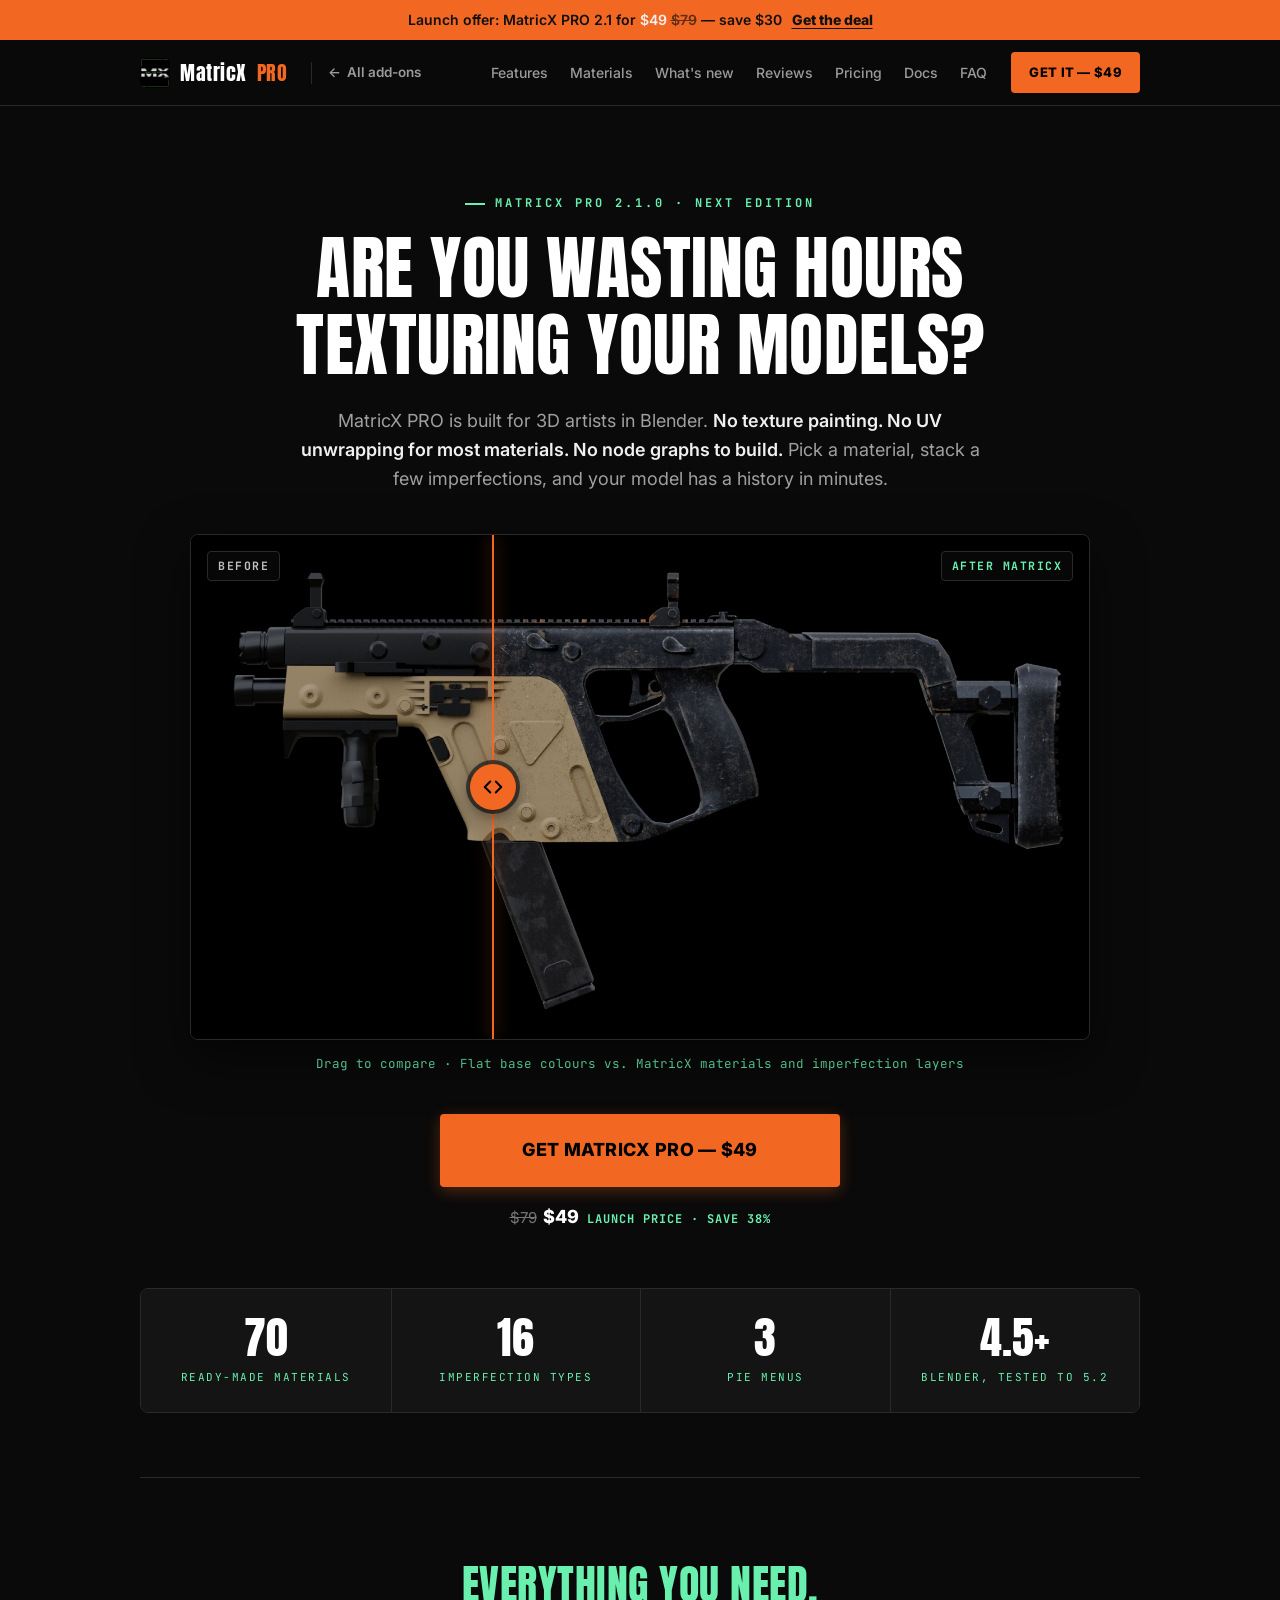
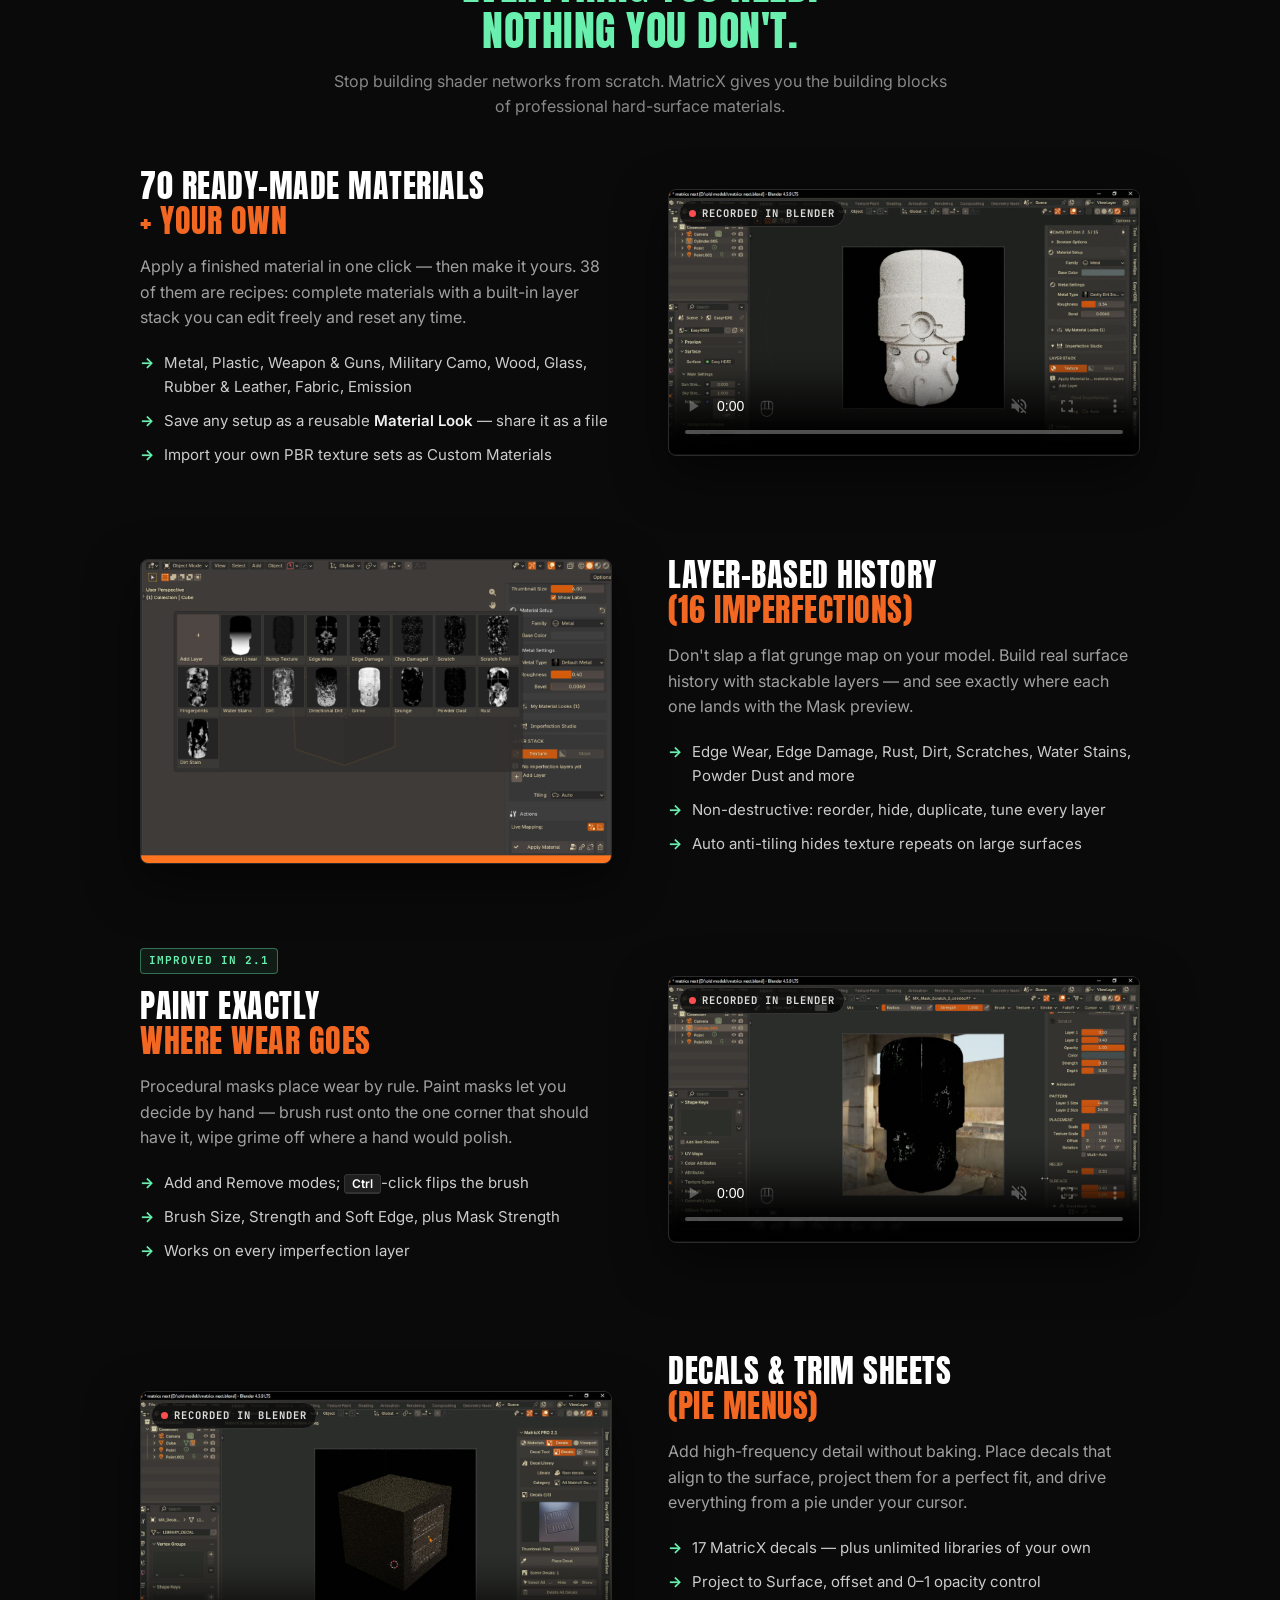
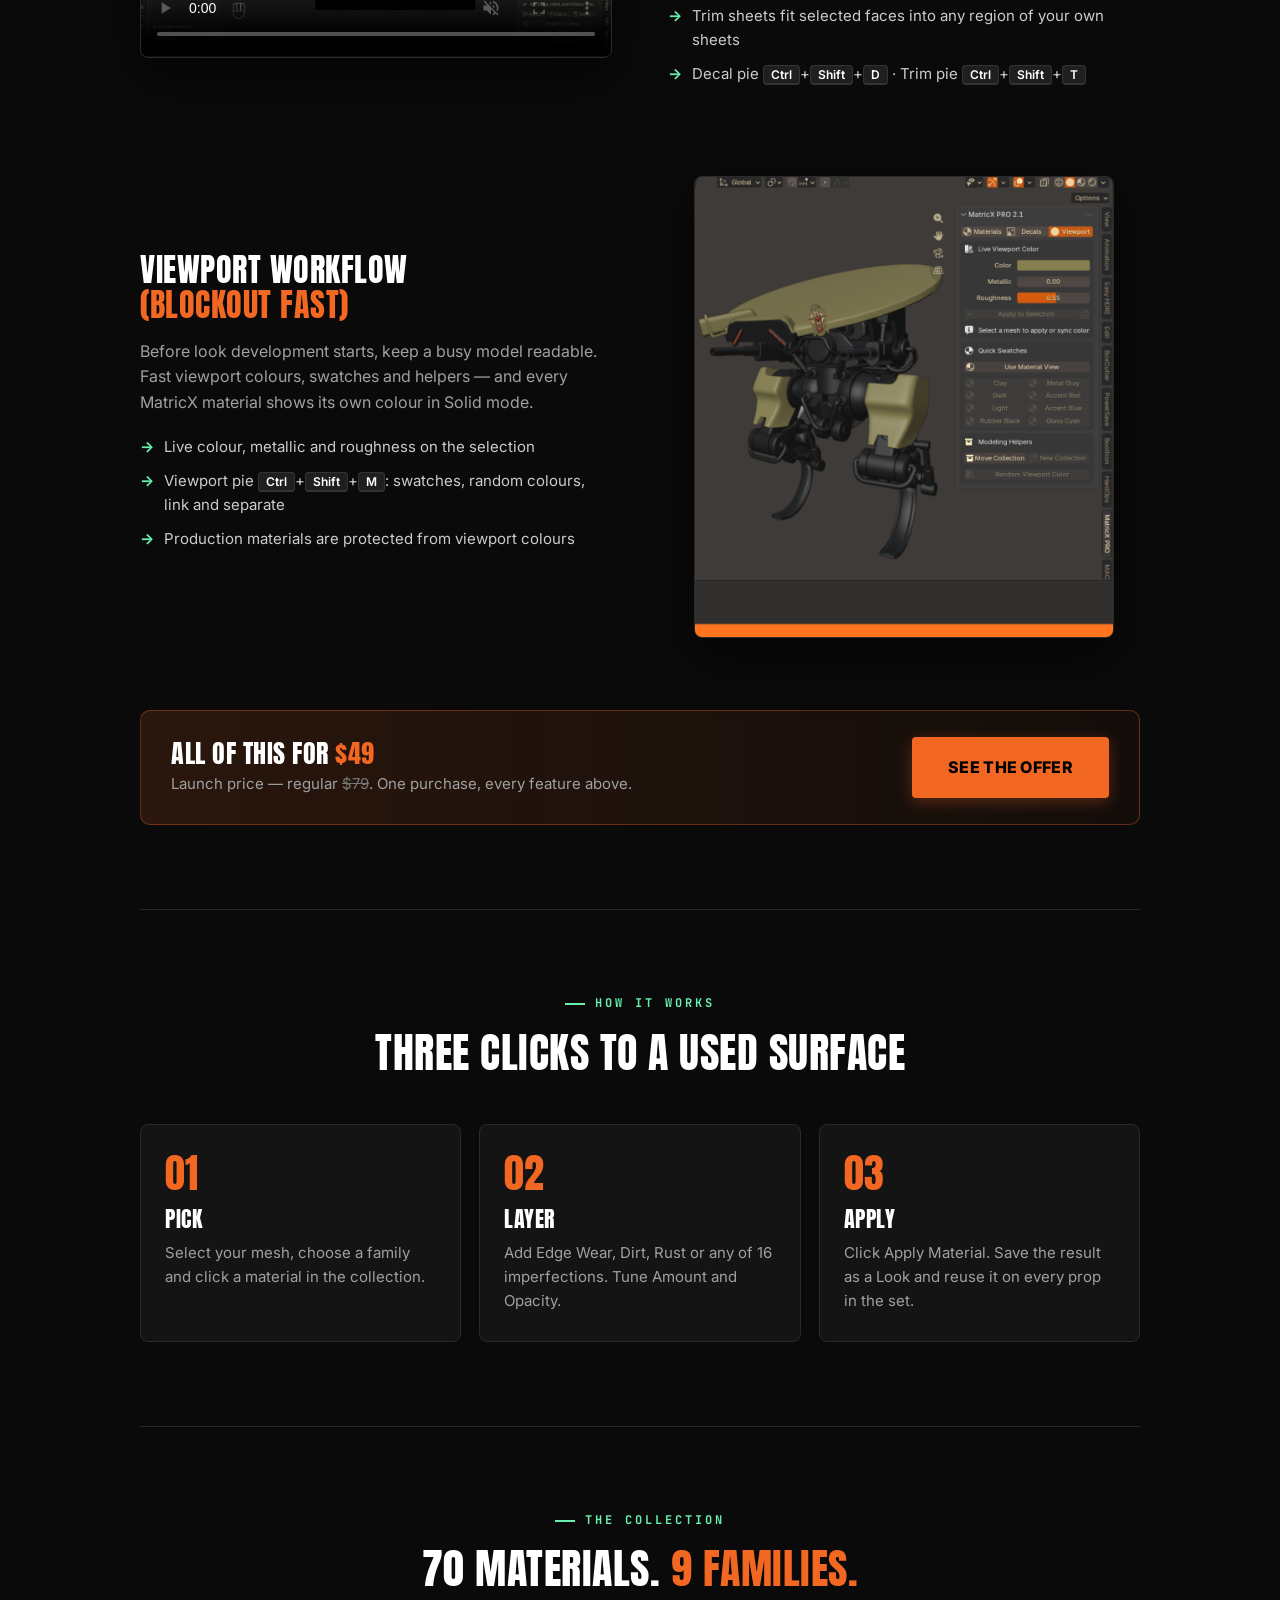
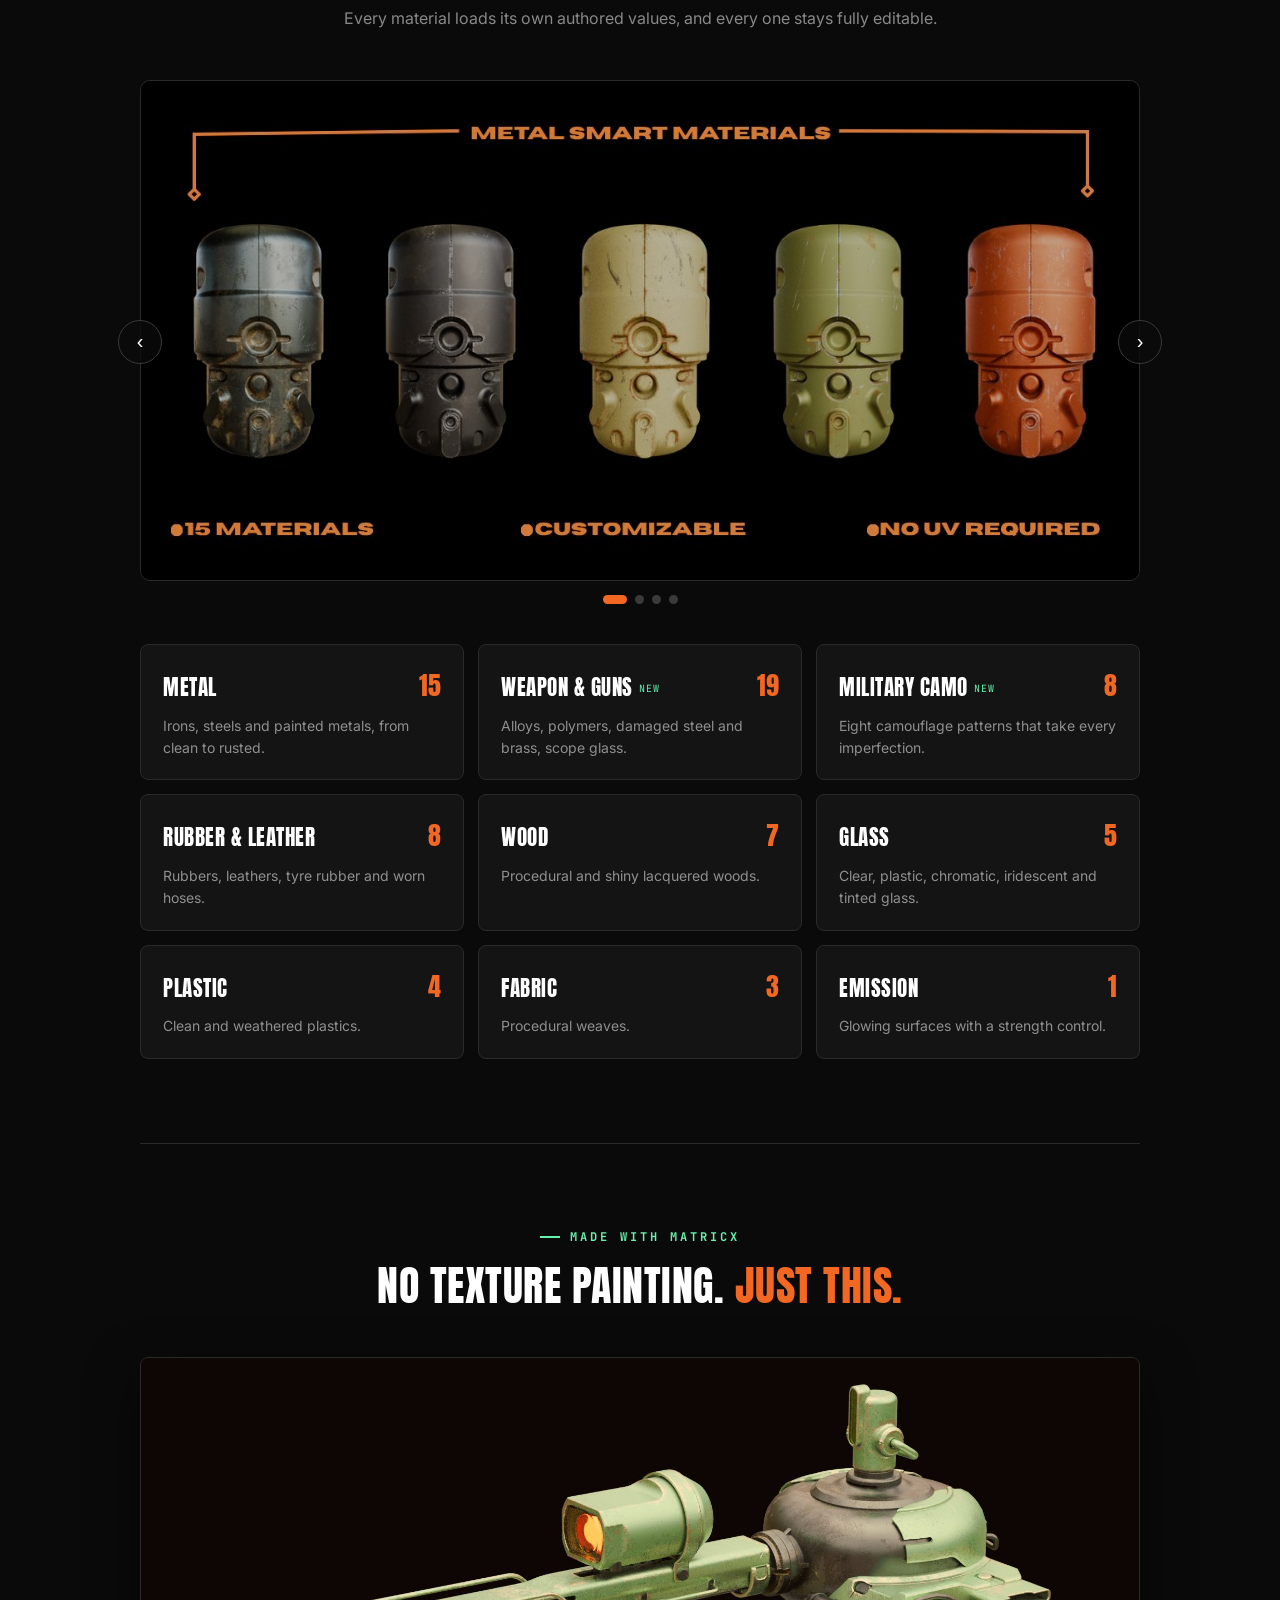
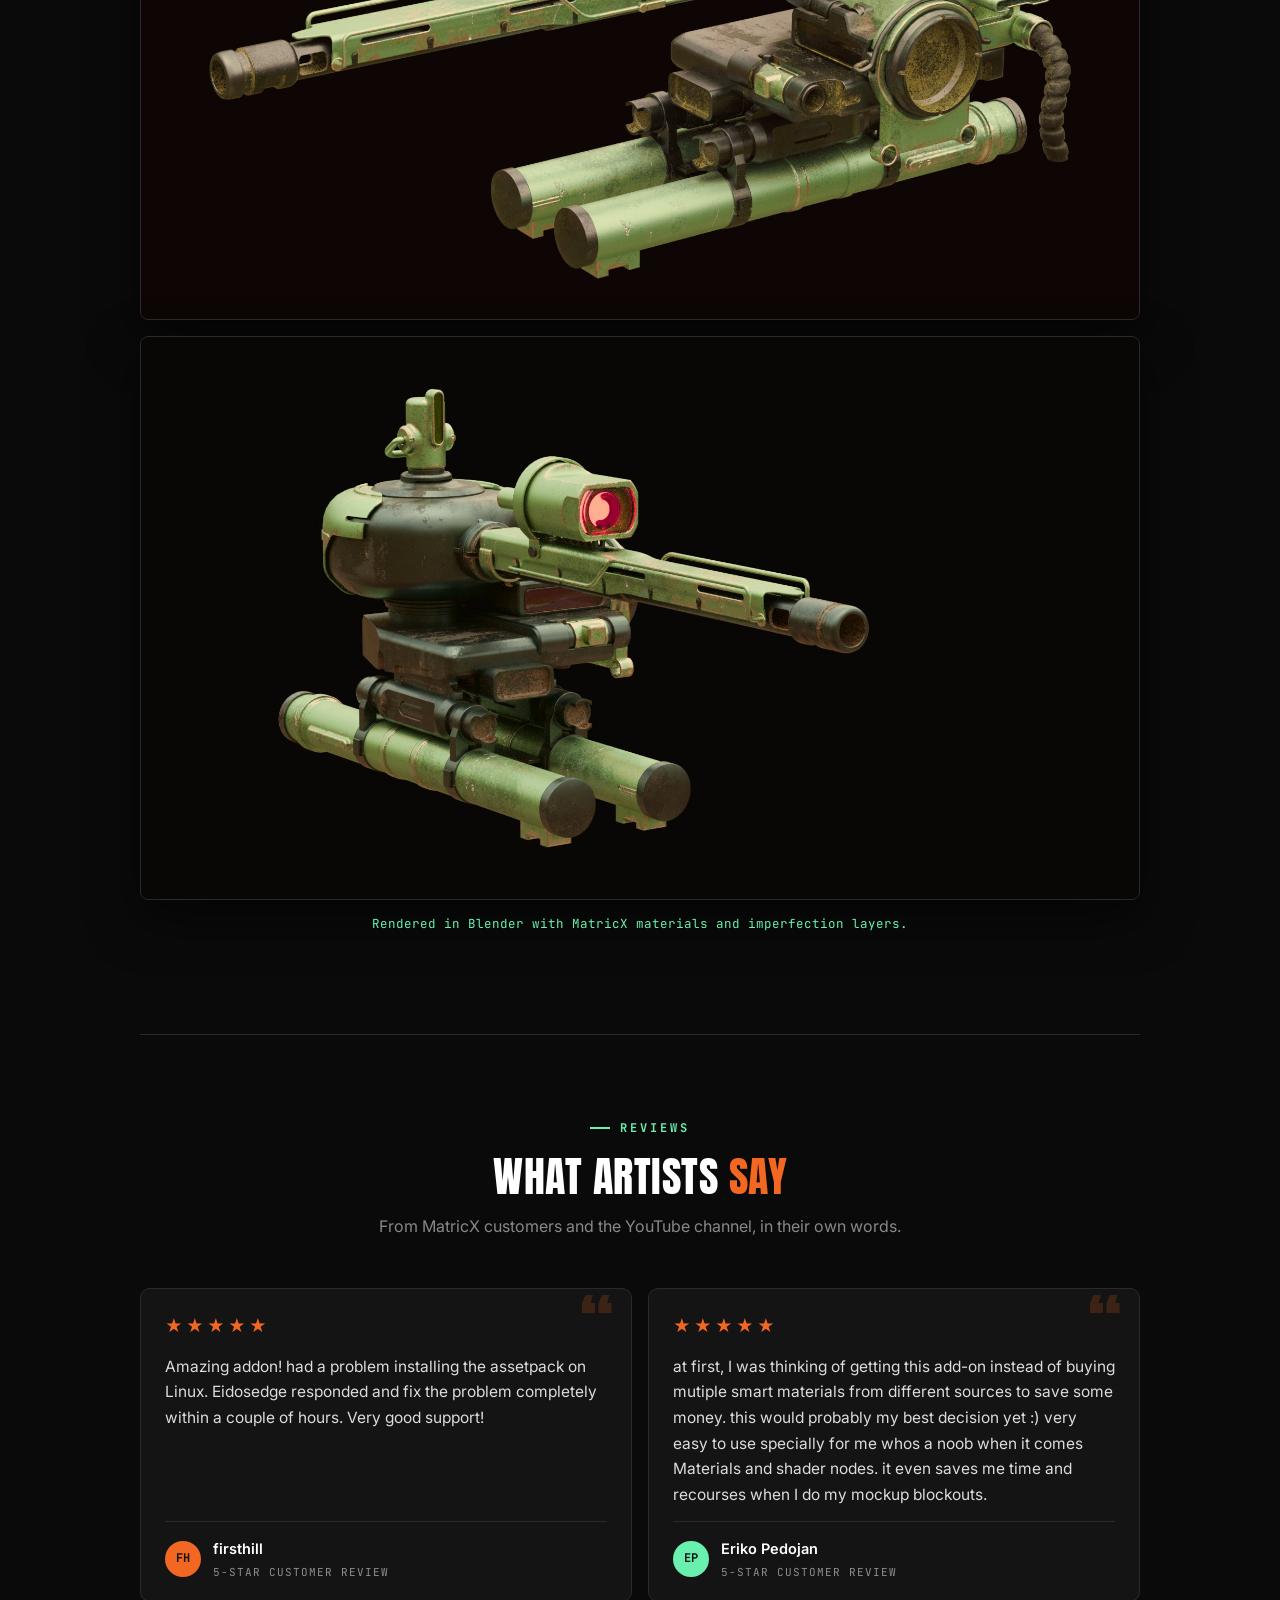
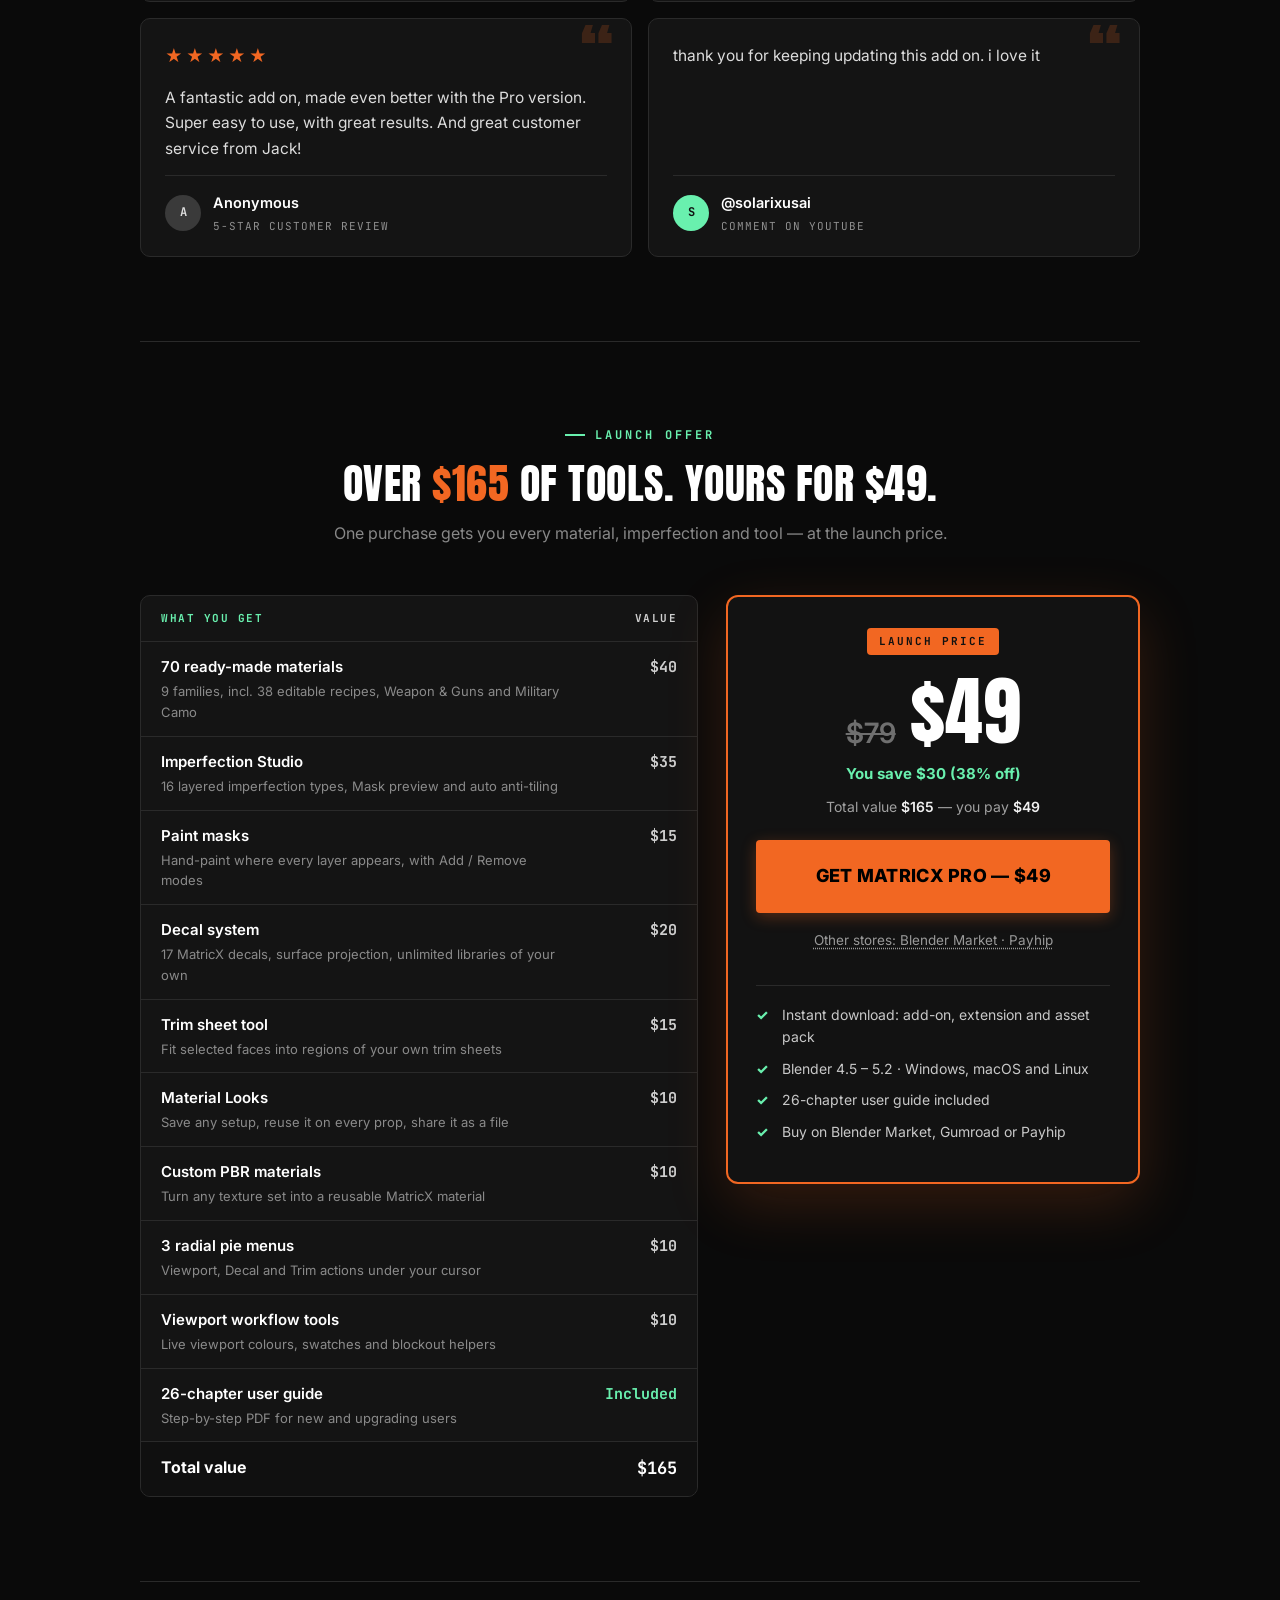
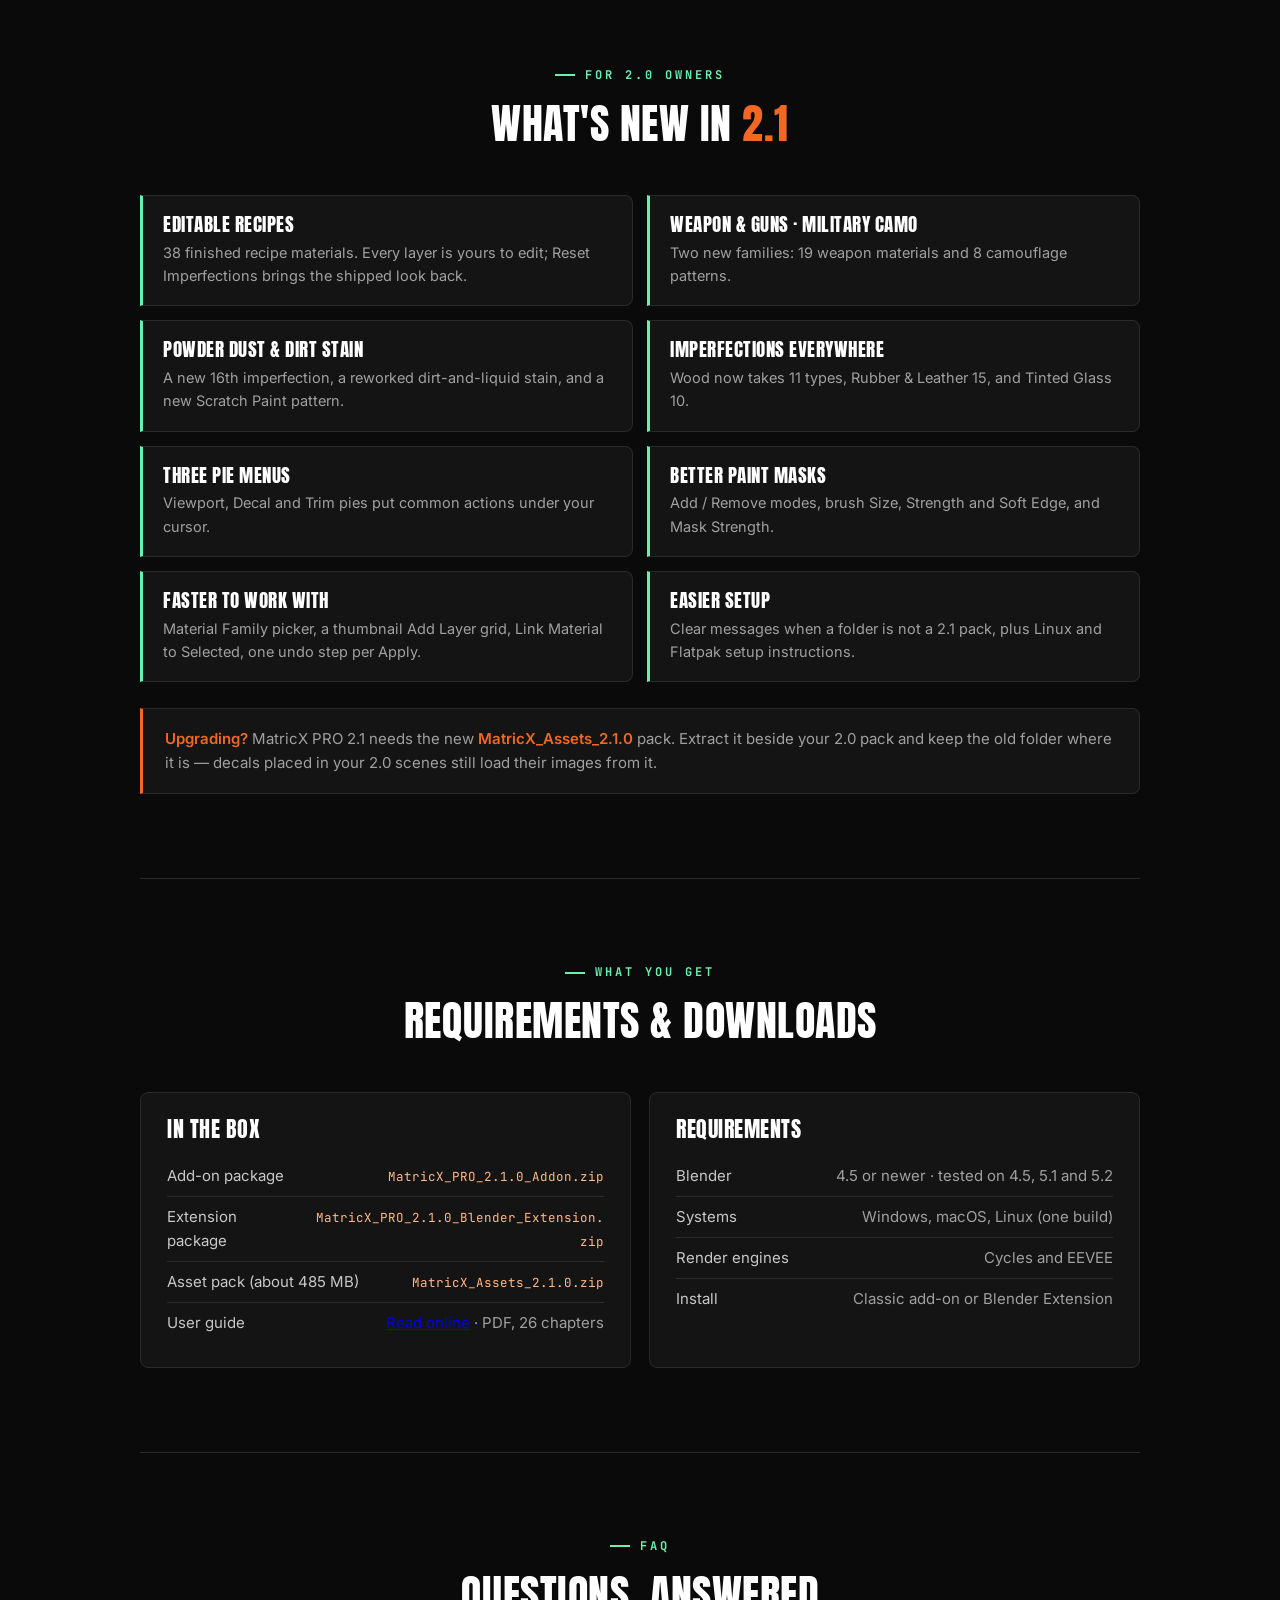
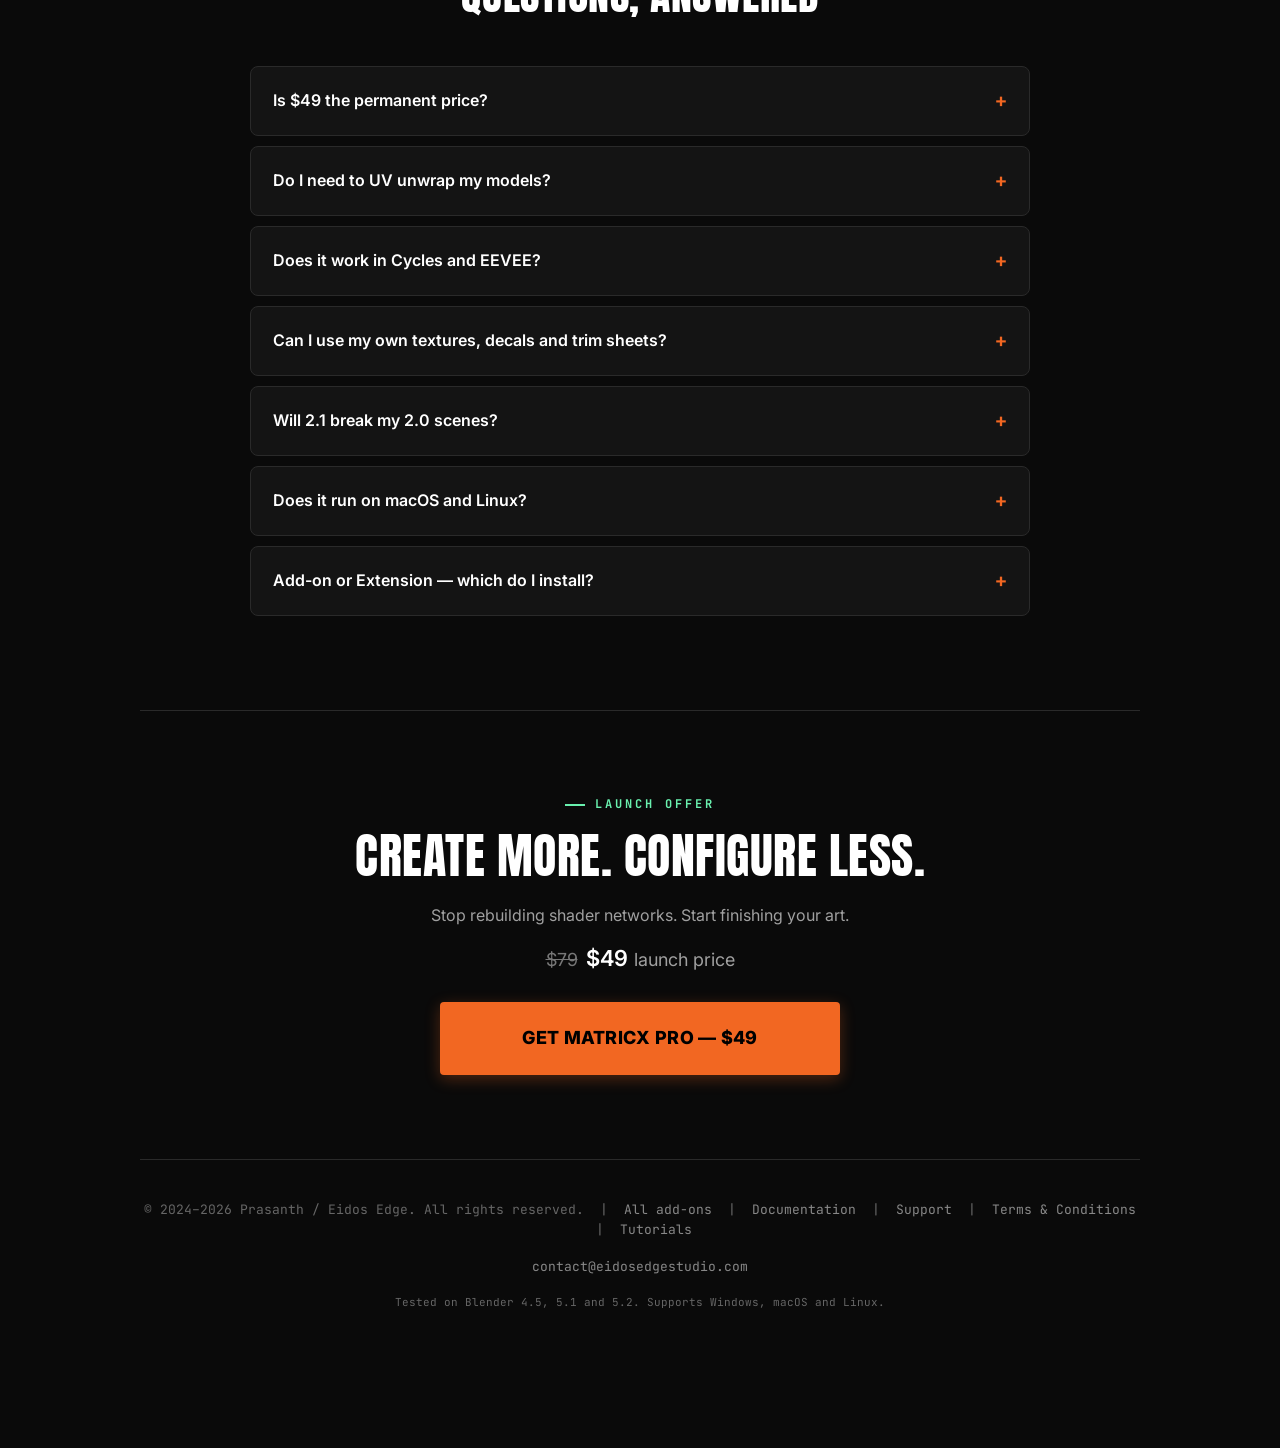
<file: index.html>
<!DOCTYPE html>
<html lang="en">
<head>
<meta charset="UTF-8">
<meta name="viewport" content="width=device-width, initial-scale=1.0">
<title>MatricX PRO 2.1 — Stop Wasting Time Texturing</title>
<meta name="description" content="MatricX PRO for Blender: 70 ready-made materials, 16 layered imperfection types, paint masks, decals and trim sheets. Click, customise, finish.">
<link rel="canonical" href="https://eidosedgestudio.com/MatricX-Pro-Page/">
<meta property="og:type" content="website">
<meta property="og:site_name" content="Eidos Edge">
<meta property="og:url" content="https://eidosedgestudio.com/MatricX-Pro-Page/">
<meta property="og:title" content="MatricX PRO 2.1 — Stop Wasting Time Texturing">
<meta property="og:description" content="70 ready-made materials and 16 layered imperfections for Blender 4.5–5.2.">
<meta property="og:image" content="https://eidosedgestudio.com/MatricX-Pro-Page/assets/pro-thumbnail.jpg?v=2">
<meta property="og:image:width" content="1200">
<meta property="og:image:height" content="600">
<meta property="og:image:alt" content="MatricX PRO 2.1: a weathered rotor hub finished with MatricX materials, beside the MatricX PRO panel.">
<meta name="twitter:card" content="summary_large_image">
<meta name="twitter:title" content="MatricX PRO 2.1 — Stop Wasting Time Texturing">
<meta name="twitter:description" content="70 ready-made materials and 16 layered imperfections for Blender 4.5–5.2.">
<meta name="twitter:image" content="https://eidosedgestudio.com/MatricX-Pro-Page/assets/pro-thumbnail.jpg?v=2">
<meta name="twitter:image:alt" content="MatricX PRO 2.1: a weathered rotor hub finished with MatricX materials, beside the MatricX PRO panel.">
<link rel="icon" href="https://eidosedgestudio.com/favicon.ico" sizes="any">
<link rel="icon" type="image/png" href="https://eidosedgestudio.com/logo.png">
<link rel="apple-touch-icon" href="https://eidosedgestudio.com/logo.png">
<link rel="preconnect" href="https://fonts.googleapis.com">
<link rel="preconnect" href="https://fonts.gstatic.com" crossorigin>
<link href="https://fonts.googleapis.com/css2?family=Anton&family=Inter:wght@400;500;600;700;800&family=JetBrains+Mono:wght@500;700&display=swap" rel="stylesheet">
<style>
:root {
  --bg: #0a0a0a;
  --panel: #141414;
  --panel-hover: #1a1a1a;
  --line: #2a2a2a;
  --text: #d1d1d1;
  --muted: #a0a0a0;
  --head: #ffffff;
  --orange: #f26722;
  --orange-hover: #ff8a4c;
  --green: #69f0ae;
}

* { box-sizing: border-box; margin: 0; padding: 0; }
html { scroll-behavior: smooth; }
body {
  background: var(--bg);
  color: var(--text);
  font-family: 'Inter', -apple-system, sans-serif;
  font-size: 16px;
  line-height: 1.6;
  overflow-x: hidden;
}
img { display: block; max-width: 100%; height: auto; }
.page { max-width: 1040px; margin: 0 auto; padding: 0 20px 80px; }
b, strong { color: #f0f0f0; font-weight: 600; }

/* Typography */
h1, h2, h3 { font-family: 'Anton', Impact, sans-serif; font-weight: 400; text-transform: uppercase; color: var(--head); letter-spacing: 0.5px; line-height: 1.1; }
p { margin-bottom: 16px; }
.kicker {
  color: var(--green); font-family: 'JetBrains Mono', monospace; font-size: 12px;
  font-weight: 700; letter-spacing: 3px; text-transform: uppercase; margin-bottom: 16px;
  display: flex; align-items: center; gap: 10px; flex-wrap: wrap;
}
.kicker::before { content: ""; display: block; width: 20px; height: 2px; background: var(--green); }
.kicker.center { justify-content: center; }
.green-text { color: var(--green); }
.orange-text { color: var(--orange); }
.section-head { text-align: center; margin-bottom: 48px; }
.section-head h2 { font-size: clamp(30px, 4.4vw, 42px); margin-bottom: 14px; }
.section-head p { color: #888; max-width: 620px; margin: 0 auto; }
section { padding: 84px 0; border-top: 1px solid var(--line); }
section.hero { border-top: none; }

/* Top bar */
.topbar {
  position: sticky; top: 0; z-index: 10;
  background: rgba(10,10,10,.86); backdrop-filter: blur(10px);
  border-bottom: 1px solid var(--line);
}
.topbar-inner { max-width: 1040px; margin: 0 auto; padding: 12px 20px; display: flex; align-items: center; gap: 24px; }
.brand { display: flex; align-items: center; gap: 10px; color: var(--head); text-decoration: none; font-family: 'Anton', Impact, sans-serif; font-size: 20px; letter-spacing: .5px; }
.brand img { width: 30px; height: 30px; border-radius: 6px; }
.brand span { color: var(--orange); }
.nav { display: flex; gap: 22px; margin-left: auto; }
.nav a { color: #9a9a9a; text-decoration: none; font-size: 14px; font-weight: 500; }
.nav a:hover { color: var(--head); }

/* Buttons */
.btn {
  display: inline-flex; justify-content: center; align-items: center; gap: 10px;
  background: var(--orange); color: #000;
  font-weight: 800; font-size: 16px; text-transform: uppercase; letter-spacing: .3px;
  padding: 18px 36px; border-radius: 4px; text-decoration: none;
  transition: all 0.2s ease; border: none; cursor: pointer;
  box-shadow: 0 4px 15px rgba(242, 103, 34, 0.3);
}
.btn:hover { background: var(--orange-hover); transform: translateY(-2px); box-shadow: 0 6px 20px rgba(242, 103, 34, 0.4); }
.btn:focus-visible, .btn-ghost:focus-visible, .nav a:focus-visible { outline: 2px solid var(--green); outline-offset: 3px; }
.btn-large { font-size: 18px; padding: 22px 48px; width: 100%; max-width: 400px; }
.btn-small { font-size: 13px; padding: 10px 18px; box-shadow: none; }
.btn-ghost {
  display: inline-flex; align-items: center; justify-content: center;
  color: var(--head); text-decoration: none; font-weight: 600; font-size: 15px;
  padding: 16px 28px; border: 1px solid #3a3a3a; border-radius: 4px; transition: border-color .2s, color .2s;
}
.btn-ghost:hover { border-color: var(--green); color: var(--green); }
.cta-row { display: flex; gap: 14px; justify-content: center; flex-wrap: wrap; align-items: center; }

/* Media frames (screenshots and renders) */
.frame {
  border: 1px solid var(--line); border-radius: 8px; overflow: hidden; background: #111;
  box-shadow: 0 18px 50px rgba(0,0,0,.55);
}
.frame img { width: 100%; }
/* Real screen recordings: play muted on a loop while on screen (see the script at the end of the page) */
.video-frame { position: relative; }
.frame video { display: block; width: 100%; height: auto; aspect-ratio: 16 / 9; background: #111; }
.video-frame .rec { position: absolute; top: 10px; left: 10px; display: inline-flex; align-items: center; gap: 6px; padding: 4px 9px; border-radius: 999px;
  background: rgba(10,10,10,.8); border: 1px solid #333; font-family: 'JetBrains Mono', monospace; font-size: 10.5px; font-weight: 700; letter-spacing: 1px;
  text-transform: uppercase; color: #ddd; pointer-events: none; }
.video-frame .rec::before { content: ""; width: 7px; height: 7px; border-radius: 50%; background: #ff4d4d; }
.caption { font-family: 'JetBrains Mono', monospace; font-size: 12.5px; color: var(--green); text-align: center; margin-top: 14px; }

/* Launch offer bar */
.offerbar { background: var(--orange); color: #111; text-align: center; font-size: 14px; font-weight: 600; padding: 9px 16px; }
.offerbar a { color: #111; font-weight: 800; text-decoration: underline; text-underline-offset: 3px; margin-left: 6px; }
.offerbar s { opacity: .65; }
.offerbar .cd { font-family: 'JetBrains Mono', monospace; font-weight: 700; margin-left: 8px; }

/* Price line under hero CTA */
.price-line { margin-top: 16px; font-size: 15px; color: var(--muted); }
.price-line s { color: #777; margin-right: 6px; }
.price-line .now { color: var(--head); font-weight: 800; font-size: 18px; margin-right: 8px; }
.price-line .off { color: var(--green); font-family: 'JetBrains Mono', monospace; font-size: 12px; font-weight: 700; letter-spacing: 1px; }

/* Mid-page buy band */
.buy-band { margin-top: 72px; display: flex; align-items: center; justify-content: space-between; gap: 24px; flex-wrap: wrap;
  background: linear-gradient(90deg, rgba(242,103,34,.14), rgba(242,103,34,.04)); border: 1px solid rgba(242,103,34,.35);
  border-radius: 10px; padding: 26px 30px; }
.buy-band h3 { font-size: 26px; }
.buy-band p { margin: 4px 0 0; color: var(--muted); font-size: 15px; }
.buy-band s { color: #777; }

/* Offer: value table + price card */
.offer-grid { display: grid; grid-template-columns: minmax(0, 1.35fr) minmax(0, 1fr); gap: 28px; align-items: start; }
.value-table { background: var(--panel); border: 1px solid var(--line); border-radius: 10px; overflow: hidden; }
.value-table table { width: 100%; border-collapse: collapse; }
.value-table th { text-align: left; font-family: 'JetBrains Mono', monospace; font-size: 11px; letter-spacing: 1.5px; text-transform: uppercase;
  color: var(--green); padding: 14px 20px; border-bottom: 1px solid var(--line); font-weight: 700; }
.value-table td { padding: 13px 20px; border-bottom: 1px solid var(--line); vertical-align: top; font-size: 15px; }
.value-table td b { display: block; color: var(--head); }
.value-table td span { display: block; font-size: 13px; color: #8a8a8a; margin-top: 2px; }
.value-table .worth { text-align: right; white-space: nowrap; font-family: 'JetBrains Mono', monospace; font-weight: 700; color: #cfcfcf; width: 90px; }
.value-table tfoot td { border-bottom: none; background: #101010; font-weight: 700; color: var(--head); font-size: 16px; }
.value-table tfoot .worth { color: var(--head); font-size: 17px; }
.value-table .incl { color: var(--green); }
.price-card { position: sticky; top: 90px; background: #121212; border: 2px solid var(--orange); border-radius: 12px; padding: 30px 28px; text-align: center;
  box-shadow: 0 20px 60px rgba(242,103,34,.18); }
.price-card .badge { display: inline-block; background: var(--orange); color: #111; font-family: 'JetBrains Mono', monospace; font-size: 11px; font-weight: 700;
  letter-spacing: 2px; padding: 5px 12px; border-radius: 4px; }
.price-row { display: flex; align-items: baseline; justify-content: center; gap: 14px; margin: 18px 0 6px; }
.price-row .was { font-size: 28px; color: #6f6f6f; text-decoration: line-through; font-weight: 600; }
.price-row .now { font-family: 'Anton', Impact, sans-serif; font-size: 76px; color: var(--head); line-height: 1; }
.price-card .save { color: var(--green); font-weight: 700; font-size: 15px; }
.price-card .vs { color: var(--muted); font-size: 14px; margin: 10px 0 22px; }
.price-card .btn-large { max-width: none; }
.price-card .cd-box { margin-top: 14px; font-size: 13px; color: var(--muted); }
.price-card .cd-box b { font-family: 'JetBrains Mono', monospace; color: var(--orange); }
.trust { list-style: none; margin-top: 22px; text-align: left; border-top: 1px solid var(--line); padding-top: 18px; }
.trust li { position: relative; padding-left: 26px; font-size: 14px; color: #c8c8c8; margin-bottom: 9px; }
.trust li::before { content: "\2713"; position: absolute; left: 0; color: var(--green); font-weight: 800; }

/* Final close */
.final-price { margin: 6px 0 26px; font-size: 18px; color: var(--muted); }
.final-price s { color: #777; margin-right: 8px; }
.final-price b { color: var(--head); font-size: 22px; margin-right: 6px; }

/* Mobile buy bar */
.buybar { display: none; }
@media (max-width: 860px) {
  .offer-grid { grid-template-columns: 1fr; }
  .price-card { position: static; order: -1; }
  .buy-band { padding: 22px; }
  .buybar { display: flex; position: fixed; left: 0; right: 0; bottom: 0; z-index: 20; align-items: center; justify-content: space-between; gap: 12px;
    padding: 10px 14px calc(10px + env(safe-area-inset-bottom)); background: rgba(10,10,10,.94); backdrop-filter: blur(8px);
    border-top: 1px solid var(--line); transform: translateY(110%); transition: transform .25s ease; }
  .buybar.show { transform: none; }
  .buybar .p { font-size: 14px; color: var(--muted); }
  .buybar .p s { color: #777; }
  .buybar .p b { color: var(--head); font-size: 20px; margin: 0 4px; }
  body { padding-bottom: 72px; }
}

/* Family banner carousel */
.carousel { position: relative; margin-bottom: 40px; }
.carousel-track { display: flex; overflow-x: auto; scroll-snap-type: x mandatory; scroll-behavior: smooth;
  border-radius: 10px; border: 1px solid var(--line); scrollbar-width: none; background: #000; }
.carousel-track::-webkit-scrollbar { display: none; }
.carousel-track img { flex: 0 0 100%; width: 100%; scroll-snap-align: center; aspect-ratio: 2 / 1; object-fit: cover; }
.carousel-btn { position: absolute; top: 50%; transform: translateY(-50%); width: 44px; height: 44px; border-radius: 50%;
  border: 1px solid #3a3a3a; background: rgba(10,10,10,.8); color: var(--head); font-size: 20px; cursor: pointer;
  display: flex; align-items: center; justify-content: center; transition: border-color .2s, color .2s; }
.carousel-btn:hover { border-color: var(--orange); color: var(--orange); }
.carousel-btn:focus-visible { outline: 2px solid var(--green); outline-offset: 3px; }
.carousel-btn.prev { left: -22px; }
.carousel-btn.next { right: -22px; }
.carousel-dots { display: flex; justify-content: center; gap: 8px; margin-top: 14px; }
.carousel-dots button { width: 9px; height: 9px; border-radius: 50%; border: none; background: #3a3a3a; cursor: pointer; padding: 0; }
.carousel-dots button[aria-current="true"] { background: var(--orange); width: 24px; border-radius: 5px; }

/* Showcase gallery */
.gallery { display: grid; grid-template-columns: 1fr 1fr; gap: 16px; }
.gallery .wide { grid-column: 1 / -1; }

@media (max-width: 860px) {
  .carousel-btn { display: none; }
  .gallery { grid-template-columns: 1fr; }
}

/* Store picker */
.stores-dialog { margin: auto; border: 1px solid var(--line); border-radius: 14px; background: #111; color: var(--text);
  padding: 0; width: min(760px, calc(100vw - 32px)); max-height: calc(100vh - 32px); box-shadow: 0 30px 90px rgba(0,0,0,.7); }
.stores-dialog::backdrop { background: rgba(0,0,0,.72); backdrop-filter: blur(4px); }
.stores-inner { padding: 30px 30px 26px; position: relative; }
.stores-close { position: absolute; top: 14px; right: 14px; width: 36px; height: 36px; border-radius: 50%; border: 1px solid #333;
  background: transparent; color: #aaa; font-size: 20px; cursor: pointer; line-height: 1; }
.stores-close:hover { color: var(--head); border-color: var(--orange); }
.stores-dialog h2 { font-size: 30px; margin: 6px 0 6px; }
.stores-dialog .sub { color: var(--muted); font-size: 15px; margin-bottom: 22px; }
.stores-dialog .sub b { color: var(--head); }
.store-list { display: grid; grid-template-columns: repeat(3, 1fr); gap: 12px; }
.store { display: flex; flex-direction: column; gap: 6px; text-decoration: none; background: var(--panel); border: 1px solid var(--line);
  border-radius: 10px; padding: 20px 18px; transition: border-color .2s, transform .2s, background .2s; }
.store:hover { border-color: var(--orange); background: var(--panel-hover); transform: translateY(-2px); }
.store:focus-visible { outline: 2px solid var(--green); outline-offset: 3px; }
.store .name { font-family: 'Anton', Impact, sans-serif; font-size: 22px; text-transform: uppercase; color: var(--head); letter-spacing: .5px; }
.store .note { font-size: 13.5px; color: #8f8f8f; flex: 1; }
.store .go { margin-top: 10px; font-weight: 800; font-size: 13px; text-transform: uppercase; color: var(--orange); letter-spacing: .3px; }
.stores-foot { margin-top: 18px; font-size: 13px; color: #777; text-align: center; }
@media (max-width: 640px) { .store-list { grid-template-columns: 1fr; } .stores-inner { padding: 26px 18px 20px; } .store { padding: 16px; } }
@media (prefers-reduced-motion: reduce) { .store { transition: none; } .store:hover { transform: none; } }

/* Before / after slider */
.ba { position: relative; aspect-ratio: 16 / 9; cursor: ew-resize; touch-action: pan-y; user-select: none; -webkit-user-select: none; }
.ba img { position: absolute; inset: 0; width: 100%; height: 100%; object-fit: cover; pointer-events: none; -webkit-user-drag: none; }
.ba-before { clip-path: inset(0 calc(100% - var(--pos)) 0 0); }
.ba-line {
  position: absolute; top: 0; bottom: 0; left: var(--pos); width: 2px; margin-left: -1px;
  background: var(--orange); box-shadow: 0 0 16px rgba(242,103,34,.75);
}
.ba-handle {
  position: absolute; top: 50%; left: var(--pos); width: 46px; height: 46px; margin: -23px 0 0 -23px;
  border-radius: 50%; background: var(--orange); color: #000;
  display: flex; align-items: center; justify-content: center;
  box-shadow: 0 0 0 4px rgba(10,10,10,.6), 0 6px 18px rgba(0,0,0,.55);
  transition: transform .15s ease;
}
.ba:hover .ba-handle, .ba.dragging .ba-handle { transform: scale(1.08); }
.ba-handle:focus-visible { outline: 2px solid var(--green); outline-offset: 4px; }
.ba-label {
  position: absolute; top: 16px; font-family: 'JetBrains Mono', monospace; font-size: 11.5px; font-weight: 700;
  letter-spacing: 1.5px; text-transform: uppercase; padding: 5px 10px; border-radius: 4px;
  background: rgba(10,10,10,.72); border: 1px solid var(--line); pointer-events: none; transition: opacity .2s;
}
.ba-label-before { left: 16px; color: #bdbdbd; }
.ba-label-after { right: 16px; color: var(--green); }
.ba[data-side="after"] .ba-label-before, .ba[data-side="before"] .ba-label-after { opacity: .25; }

/* Hero */
.hero { text-align: center; padding: 88px 0 64px; }
.hero h1 { font-size: clamp(32px, 6.4vw, 70px); max-width: 920px; margin: 0 auto 24px; overflow-wrap: break-word; }
.hero-sub { font-size: 18px; max-width: 680px; margin: 0 auto 40px; color: var(--muted); }
.hero-img-wrap { max-width: 900px; margin: 0 auto 40px; }

/* Stat strip */
.stats { display: grid; grid-template-columns: repeat(4, 1fr); border: 1px solid var(--line); border-radius: 8px; overflow: hidden; margin-top: 56px; }
.stat { padding: 26px 18px; text-align: center; background: var(--panel); }
.stat + .stat { border-left: 1px solid var(--line); }
.stat .num { font-family: 'Anton', Impact, sans-serif; font-size: 44px; color: var(--head); line-height: 1; }
.stat .lbl { font-family: 'JetBrains Mono', monospace; font-size: 11px; letter-spacing: 1.5px; color: var(--green); text-transform: uppercase; margin-top: 10px; }

/* Features */
.feature-grid { display: flex; flex-direction: column; gap: 80px; }
.feature-card { display: grid; grid-template-columns: 1fr 1fr; gap: 56px; align-items: center; }
.feature-card.flip .feature-media { order: -1; }
.feature-text .tag {
  display: inline-block; font-family: 'JetBrains Mono', monospace; font-size: 11px; font-weight: 700; letter-spacing: 1px;
  color: var(--green); border: 1px solid rgba(105,240,174,.4); background: rgba(105,240,174,.08);
  padding: 3px 8px; border-radius: 4px; margin-bottom: 14px;
}
.feature-text h3 { font-size: clamp(26px, 3vw, 32px); margin-bottom: 16px; }
.feature-text p { font-size: 16px; color: var(--muted); }
.feature-text ul { list-style: none; margin-top: 20px; }
.feature-text li { position: relative; padding-left: 24px; margin-bottom: 10px; font-size: 15px; color: #ccc; }
.feature-text li::before { content: "→"; position: absolute; left: 0; color: var(--green); font-weight: bold; }
.feature-media .frame.narrow { max-width: 420px; margin: 0 auto; }
kbd {
  font-family: 'Inter', sans-serif; font-size: 12px; font-weight: 600; color: var(--head);
  background: #1f1f1f; border: 1px solid #333; border-bottom-width: 2px; border-radius: 4px; padding: 1px 7px;
}

/* How it works */
.steps { display: grid; grid-template-columns: repeat(3, 1fr); gap: 18px; }
.step { background: var(--panel); border: 1px solid var(--line); border-radius: 8px; padding: 28px 24px; }
.step .n { font-family: 'Anton', Impact, sans-serif; font-size: 40px; color: var(--orange); line-height: 1; }
.step h3 { font-size: 22px; margin: 14px 0 10px; }
.step p { color: var(--muted); font-size: 15px; margin: 0; }

/* Families */
.families { display: grid; grid-template-columns: repeat(3, 1fr); gap: 14px; }
.family { background: var(--panel); border: 1px solid var(--line); border-radius: 8px; padding: 20px 22px; transition: border-color .2s, background .2s; }
.family:hover { border-color: #3a3a3a; background: var(--panel-hover); }
.family .top { display: flex; align-items: baseline; justify-content: space-between; gap: 10px; }
.family h3 { font-size: 21px; }
.family .count { font-family: 'Anton', Impact, sans-serif; font-size: 26px; color: var(--orange); }
.family p { color: #8f8f8f; font-size: 14px; margin: 8px 0 0; }
.family .new { font-family: 'JetBrains Mono', monospace; font-size: 10px; color: var(--green); letter-spacing: 1px; margin-left: 6px; vertical-align: middle; }

/* What's new */
.new-grid { display: grid; grid-template-columns: 1fr 1fr; gap: 14px; }
.new-item { background: var(--panel); border: 1px solid var(--line); border-left: 3px solid var(--green); border-radius: 0 8px 8px 0; padding: 18px 20px; }
.new-item h3 { font-size: 19px; margin-bottom: 6px; }
.new-item p { color: var(--muted); font-size: 14.5px; margin: 0; }
.upgrade-note {
  margin-top: 26px; background: var(--panel); border: 1px solid var(--line); border-left: 3px solid var(--orange);
  border-radius: 0 8px 8px 0; padding: 18px 22px; color: var(--muted); font-size: 15px;
}
.upgrade-note b { color: var(--orange); }

/* Showcase */
.showcase .frame { max-width: 1000px; margin: 0 auto; }

/* Specs */
.specs { display: grid; grid-template-columns: 1fr 1fr; gap: 18px; }
.spec { background: var(--panel); border: 1px solid var(--line); border-radius: 8px; padding: 24px 26px; }
.spec h3 { font-size: 22px; margin-bottom: 14px; }
.spec ul { list-style: none; }
.spec li { padding: 8px 0; border-bottom: 1px solid var(--line); font-size: 15px; color: #c8c8c8; display: flex; justify-content: space-between; gap: 16px; }
.spec li:last-child { border-bottom: none; }
.spec li span:last-child { color: var(--muted); text-align: right; }
.spec code { font-family: 'JetBrains Mono', monospace; font-size: 12.5px; color: #ffb98a; overflow-wrap: anywhere; }

/* FAQ */
.faq { max-width: 780px; margin: 0 auto; }
.faq details { border: 1px solid var(--line); border-radius: 8px; background: var(--panel); margin-bottom: 10px; }
.faq summary {
  cursor: pointer; list-style: none; padding: 18px 22px; font-weight: 600; color: var(--head); font-size: 16px;
  display: flex; justify-content: space-between; align-items: center; gap: 16px;
}
.faq summary::-webkit-details-marker { display: none; }
.faq summary::after { content: "+"; font-family: 'JetBrains Mono', monospace; color: var(--orange); font-size: 20px; transition: transform .2s; }
.faq details[open] summary::after { transform: rotate(45deg); }
.faq summary:focus-visible { outline: 2px solid var(--green); outline-offset: -2px; border-radius: 8px; }
.faq .answer { padding: 0 22px 20px; color: var(--muted); font-size: 15px; }
.faq .answer p:last-child { margin-bottom: 0; }

/* Final CTA */
.final-cta { text-align: center; }
.final-cta h2 { font-size: clamp(34px, 5vw, 48px); margin-bottom: 20px; }

/* Reviews */
.reviews { display: grid; grid-template-columns: repeat(2, minmax(0, 1fr)); gap: 16px; }
.review { display: flex; flex-direction: column; gap: 14px; margin: 0; background: var(--panel); border: 1px solid var(--line);
  border-radius: 10px; padding: 24px 24px 20px; position: relative; }
.review::before { content: "\201C"; position: absolute; top: 2px; right: 18px; font-family: 'Anton', Impact, sans-serif; font-size: 72px;
  line-height: 1; color: rgba(242,103,34,.18); }
.review .stars { color: var(--orange); font-size: 17px; letter-spacing: 3px; }
.review blockquote { margin: 0; color: #dcdcdc; font-size: 15.5px; line-height: 1.65; flex: 1; }
.review figcaption { display: flex; align-items: center; gap: 12px; border-top: 1px solid var(--line); padding-top: 14px; }
.review .avatar { flex: 0 0 auto; width: 36px; height: 36px; border-radius: 50%; display: flex; align-items: center; justify-content: center;
  font-family: 'JetBrains Mono', monospace; font-size: 12px; font-weight: 700; color: #111; background: var(--orange); }
.review .avatar.alt { background: var(--green); }
.review .avatar.dim { background: #3a3a3a; color: #ddd; }
.review .who { color: var(--head); font-weight: 600; font-size: 14.5px; line-height: 1.3; }
.review .src { display: block; font-family: 'JetBrains Mono', monospace; font-size: 11px; letter-spacing: 1px; color: #8f8f8f; text-transform: uppercase; margin-top: 2px; }
@media (max-width: 860px) { .reviews { grid-template-columns: 1fr; } }

/* Footer */
footer {
  text-align: center; padding: 40px 0; border-top: 1px solid var(--line);
  font-size: 13px; color: #666; font-family: 'JetBrains Mono', monospace;
}
footer a { color: #888; text-decoration: none; transition: color 0.2s; }
footer a:hover { color: var(--orange); }

@media (max-width: 860px) {
  .nav { display: none; }
  .feature-card { grid-template-columns: 1fr; gap: 24px; }
  .feature-card.flip .feature-media { order: 0; }
  .feature-grid { gap: 64px; }
  .steps, .families, .new-grid, .specs { grid-template-columns: 1fr; }
  .stats { grid-template-columns: repeat(2, 1fr); }
  .stat:nth-child(3) { border-left: none; }
  .stat:nth-child(n+3) { border-top: 1px solid var(--line); }
  .hero { padding: 56px 0 40px; }
  .hero-sub { font-size: 16.5px; }
  .spec li { flex-direction: column; gap: 2px; }
  .spec li span:last-child { text-align: left; }
  .btn-large { padding: 20px 24px; font-size: 16px; }
  .stat .num { font-size: 38px; }
  section { padding: 64px 0; }
}
@media (prefers-reduced-motion: reduce) {
  html { scroll-behavior: auto; }
  .btn, .btn-ghost, .family, .faq summary::after { transition: none; }
  .btn:hover { transform: none; }
}

/* Way back to the Eidos Edge home page, visible on every screen size */
.home-link { display: inline-flex; align-items: center; gap: 6px; color: #9a9a9a; text-decoration: none; font-size: 13.5px; font-weight: 600;
  border-left: 1px solid var(--line); padding-left: 16px; white-space: nowrap; transition: color .2s; }
.home-link:hover { color: var(--orange); }
.home-link:focus-visible { outline: 2px solid var(--green); outline-offset: 3px; }
.home-link .short { display: none; }
@media (max-width: 520px) { .home-link .long { display: none; } .home-link .short { display: inline; } .topbar-inner { gap: 14px; } }
@media (max-width: 860px) { .topbar-inner > .btn { margin-left: auto; } }

/* Small link to the other stores (store picker); hidden inside a store listing */
.other-stores { display: inline-flex; align-items: center; min-height: 44px; margin-top: 6px; font-size: 13.5px; color: #9a9a9a;
  text-decoration: underline; text-decoration-style: dotted; text-underline-offset: 3px; }
.other-stores:hover { color: var(--head); }
.other-stores[hidden] { display: none; }
</style>
<!-- Cloudflare Web Analytics --><script defer src='https://static.cloudflareinsights.com/beacon.min.js' data-cf-beacon='{"token": "44709f751491424a80f4cc6aa5ee3139"}'></script><!-- End Cloudflare Web Analytics -->
</head>
<body>

<div class="offerbar" role="note">
  Launch offer: MatricX PRO 2.1 for <b>$49</b> <s>$79</s> &mdash; save $30<span class="cd" data-countdown hidden></span>
  <a href="#pricing">Get the deal</a>
</div>

<header class="topbar">
  <div class="topbar-inner">
    <a class="brand" href="#top"><img src="assets/logo.png" alt=""> MatricX <span>PRO</span></a>
    <a class="home-link" href="https://eidosedgestudio.com/" data-home><span aria-hidden="true">&larr;</span><span class="long">All add-ons</span><span class="short">Home</span></a>
    <nav class="nav" aria-label="Page sections">
      <a href="#features">Features</a>
      <a href="#families">Materials</a>
      <a href="#whats-new">What's new</a>
      <a href="#reviews">Reviews</a>
      <a href="#pricing">Pricing</a>
      <a href="docs/">Docs</a>
      <a href="#faq">FAQ</a>
    </nav>
    <a href="#pricing" class="btn btn-small">Get it &mdash; $49</a>
  </div>
</header>

<div class="page" id="top">

  <!-- HERO -->
  <section class="hero">
    <div class="kicker center">MatricX PRO 2.1.0 · Next Edition</div>
    <h1>Are You Wasting Hours<br>Texturing Your Models?</h1>
    <p class="hero-sub">
      MatricX PRO is built for 3D artists in Blender. <b>No texture painting. No UV unwrapping for most materials. No node graphs to build.</b>
      Pick a material, stack a few imperfections, and your model has a history in minutes.
    </p>

    <div class="hero-img-wrap">
      <div class="frame ba" id="ba" style="--pos:50%">
        <img class="ba-after" src="assets/hero-after.jpg" width="1600" height="900"
             alt="After: the weapon finished with MatricX materials and imperfection layers.">
        <img class="ba-before" src="assets/hero-before.jpg" width="1600" height="900"
             alt="Before: the same weapon with flat base colours." aria-hidden="true">
        <span class="ba-label ba-label-before">Before</span>
        <span class="ba-label ba-label-after">After MatricX</span>
        <div class="ba-line" aria-hidden="true"></div>
        <div class="ba-handle" role="slider" tabindex="0" aria-label="Before and after comparison"
             aria-valuemin="0" aria-valuemax="100" aria-valuenow="50" aria-valuetext="50% before">
          <svg viewBox="0 0 24 24" width="22" height="22" aria-hidden="true"><path d="M9 6l-6 6 6 6M15 6l6 6-6 6" fill="none" stroke="currentColor" stroke-width="2.2" stroke-linecap="round" stroke-linejoin="round"/></svg>
        </div>
      </div>
      <p class="caption">Drag to compare · Flat base colours vs. MatricX materials and imperfection layers</p>
    </div>

    <div class="cta-row">
      <a href="#pricing" class="btn btn-large">Get MatricX PRO &mdash; $49</a>
    </div>
    <p class="price-line"><s>$79</s><span class="now">$49</span><span class="off">LAUNCH PRICE &middot; SAVE 38%</span></p>

    <div class="stats" role="list">
      <div class="stat" role="listitem"><div class="num">70</div><div class="lbl">Ready-made materials</div></div>
      <div class="stat" role="listitem"><div class="num">16</div><div class="lbl">Imperfection types</div></div>
      <div class="stat" role="listitem"><div class="num">3</div><div class="lbl">Pie menus</div></div>
      <div class="stat" role="listitem"><div class="num">4.5+</div><div class="lbl">Blender, tested to 5.2</div></div>
    </div>
  </section>

  <!-- FEATURES -->
  <section class="features" id="features">
    <div class="section-head">
      <h2 class="green-text">Everything You Need.<br>Nothing You Don't.</h2>
      <p>Stop building shader networks from scratch. MatricX gives you the building blocks of professional hard-surface materials.</p>
    </div>

    <div class="feature-grid">

      <!-- Feature 1: materials -->
      <div class="feature-card">
        <div class="feature-text">
          <h3>70 Ready-Made Materials <br><span class="orange-text">+ Your Own</span></h3>
          <p>Apply a finished material in one click — then make it yours. 38 of them are recipes: complete materials with a built-in layer stack you can edit freely and reset any time.</p>
          <ul>
            <li>Metal, Plastic, Weapon &amp; Guns, Military Camo, Wood, Glass, Rubber &amp; Leather, Fabric, Emission</li>
            <li>Save any setup as a reusable <b>Material Look</b> — share it as a file</li>
            <li>Import your own PBR texture sets as Custom Materials</li>
          </ul>
        </div>
        <div class="feature-media">
          <div class="frame video-frame"><video src="assets/video/materials-apply.mp4" poster="assets/video/materials-apply.jpg" width="1280" height="720"
               muted loop playsinline preload="none" aria-label="Applying a MatricX material and adjusting it in Blender."></video><span class="rec">Recorded in Blender</span></div>
        </div>
      </div>

      <!-- Feature 2: imperfections -->
      <div class="feature-card flip">
        <div class="feature-text">
          <h3>Layer-Based History <br><span class="orange-text">(16 Imperfections)</span></h3>
          <p>Don't slap a flat grunge map on your model. Build real surface history with stackable layers — and see exactly where each one lands with the Mask preview.</p>
          <ul>
            <li>Edge Wear, Edge Damage, Rust, Dirt, Scratches, Water Stains, Powder Dust and more</li>
            <li>Non-destructive: reorder, hide, duplicate, tune every layer</li>
            <li>Auto anti-tiling hides texture repeats on large surfaces</li>
          </ul>
        </div>
        <div class="feature-media">
          <div class="frame"><img src="assets/add-layer.png" width="1400" height="900" loading="lazy"
               alt="The Add Layer grid with thumbnails of all 16 imperfection types."></div>
        </div>
      </div>

      <!-- Feature 3: paint masks -->
      <div class="feature-card">
        <div class="feature-text">
          <span class="tag">IMPROVED IN 2.1</span>
          <h3>Paint Exactly <br><span class="orange-text">Where Wear Goes</span></h3>
          <p>Procedural masks place wear by rule. Paint masks let you decide by hand — brush rust onto the one corner that should have it, wipe grime off where a hand would polish.</p>
          <ul>
            <li>Add and Remove modes; <kbd>Ctrl</kbd>-click flips the brush</li>
            <li>Brush Size, Strength and Soft Edge, plus Mask Strength</li>
            <li>Works on every imperfection layer</li>
          </ul>
        </div>
        <div class="feature-media">
          <div class="frame video-frame"><video src="assets/video/texture-paint.mp4" poster="assets/video/texture-paint.jpg" width="1280" height="720"
               muted loop playsinline preload="none" aria-label="Painting an imperfection mask by hand with the MatricX panel open."></video><span class="rec">Recorded in Blender</span></div>
        </div>
      </div>

      <!-- Feature 4: decals & trims -->
      <div class="feature-card flip">
        <div class="feature-text">
          <h3>Decals &amp; Trim Sheets <br><span class="orange-text">(Pie Menus)</span></h3>
          <p>Add high-frequency detail without baking. Place decals that align to the surface, project them for a perfect fit, and drive everything from a pie under your cursor.</p>
          <ul>
            <li>17 MatricX decals — plus unlimited libraries of your own</li>
            <li>Project to Surface, offset and 0–1 opacity control</li>
            <li>Trim sheets fit selected faces into any region of your own sheets</li>
            <li>Decal pie <kbd>Ctrl</kbd>+<kbd>Shift</kbd>+<kbd>D</kbd> · Trim pie <kbd>Ctrl</kbd>+<kbd>Shift</kbd>+<kbd>T</kbd></li>
          </ul>
        </div>
        <div class="feature-media">
          <div class="frame video-frame"><video src="assets/video/decal-apply.mp4" poster="assets/video/decal-apply.jpg" width="1280" height="720"
               muted loop playsinline preload="none" aria-label="Placing a MatricX decal on a model in Blender."></video><span class="rec">Recorded in Blender</span></div>
        </div>
      </div>

      <!-- Feature 5: viewport -->
      <div class="feature-card">
        <div class="feature-text">
          <h3>Viewport Workflow <br><span class="orange-text">(Blockout Fast)</span></h3>
          <p>Before look development starts, keep a busy model readable. Fast viewport colours, swatches and helpers — and every MatricX material shows its own colour in Solid mode.</p>
          <ul>
            <li>Live colour, metallic and roughness on the selection</li>
            <li>Viewport pie <kbd>Ctrl</kbd>+<kbd>Shift</kbd>+<kbd>M</kbd>: swatches, random colours, link and separate</li>
            <li>Production materials are protected from viewport colours</li>
          </ul>
        </div>
        <div class="feature-media">
          <div class="frame narrow"><img src="assets/viewport.png" width="1000" height="1100" loading="lazy"
               alt="The MatricX Viewport workspace next to a blockout model."></div>
        </div>
      </div>

    </div>

    <div class="buy-band">
      <div>
        <h3>All of this for <span class="orange-text">$49</span></h3>
        <p>Launch price &mdash; regular <s>$79</s>. One purchase, every feature above.</p>
      </div>
      <a href="#pricing" class="btn">See the offer</a>
    </div>
  </section>

  <!-- HOW IT WORKS -->
  <section id="how">
    <div class="section-head">
      <div class="kicker center">How it works</div>
      <h2>Three Clicks to a Used Surface</h2>
    </div>
    <div class="steps">
      <div class="step"><div class="n">01</div><h3>Pick</h3><p>Select your mesh, choose a family and click a material in the collection.</p></div>
      <div class="step"><div class="n">02</div><h3>Layer</h3><p>Add Edge Wear, Dirt, Rust or any of 16 imperfections. Tune Amount and Opacity.</p></div>
      <div class="step"><div class="n">03</div><h3>Apply</h3><p>Click Apply Material. Save the result as a Look and reuse it on every prop in the set.</p></div>
    </div>
  </section>

  <!-- MATERIAL FAMILIES -->
  <section id="families">
    <div class="section-head">
      <div class="kicker center">The collection</div>
      <h2>70 Materials. <span class="orange-text">9 Families.</span></h2>
      <p>Every material loads its own authored values, and every one stays fully editable.</p>
    </div>

    <div class="carousel" id="family-carousel">
      <div class="carousel-track" tabindex="0" aria-label="Material families, swipe or use the arrows">
        <img src="assets/family-metal.jpg" width="1200" height="600" loading="lazy" alt="Metal smart materials: 15 materials, customizable, no UV required.">
        <img src="assets/family-camo.jpg" width="1200" height="600" loading="lazy" alt="Camo smart materials: 8 materials, customizable, no UV required.">
        <img src="assets/family-rubber-leather.jpg" width="1200" height="600" loading="lazy" alt="Leather and rubber smart materials: 8 materials, customizable, no UV required.">
        <img src="assets/family-glass-emission.jpg" width="1200" height="600" loading="lazy" alt="Glass and emission smart materials: 6 materials, customizable, no UV required.">
        <!-- Ready for the corrected banners (see notes):
        <img src="assets/family-weapon.jpg" width="1200" height="600" loading="lazy" alt="Weapon smart materials: 19 materials, customizable, no UV required.">
        <img src="assets/family-wood.jpg" width="1200" height="600" loading="lazy" alt="Wood smart materials: 7 materials, customizable, no UV required.">
        <img src="assets/family-plastic-fabric.jpg" width="1200" height="600" loading="lazy" alt="Plastic and fabric smart materials: 7 materials, customizable.">
        -->
      </div>
      <button class="carousel-btn prev" type="button" aria-label="Previous family">&#8249;</button>
      <button class="carousel-btn next" type="button" aria-label="Next family">&#8250;</button>
      <div class="carousel-dots" role="tablist" aria-label="Choose a family"></div>
    </div>

    <div class="families">
      <div class="family"><div class="top"><h3>Metal</h3><span class="count">15</span></div><p>Irons, steels and painted metals, from clean to rusted.</p></div>
      <div class="family"><div class="top"><h3>Weapon &amp; Guns<span class="new">NEW</span></h3><span class="count">19</span></div><p>Alloys, polymers, damaged steel and brass, scope glass.</p></div>
      <div class="family"><div class="top"><h3>Military Camo<span class="new">NEW</span></h3><span class="count">8</span></div><p>Eight camouflage patterns that take every imperfection.</p></div>
      <div class="family"><div class="top"><h3>Rubber &amp; Leather</h3><span class="count">8</span></div><p>Rubbers, leathers, tyre rubber and worn hoses.</p></div>
      <div class="family"><div class="top"><h3>Wood</h3><span class="count">7</span></div><p>Procedural and shiny lacquered woods.</p></div>
      <div class="family"><div class="top"><h3>Glass</h3><span class="count">5</span></div><p>Clear, plastic, chromatic, iridescent and tinted glass.</p></div>
      <div class="family"><div class="top"><h3>Plastic</h3><span class="count">4</span></div><p>Clean and weathered plastics.</p></div>
      <div class="family"><div class="top"><h3>Fabric</h3><span class="count">3</span></div><p>Procedural weaves.</p></div>
      <div class="family"><div class="top"><h3>Emission</h3><span class="count">1</span></div><p>Glowing surfaces with a strength control.</p></div>
    </div>
  </section>

  <!-- SHOWCASE -->
  <section class="showcase">
    <div class="section-head">
      <div class="kicker center">Made with MatricX</div>
      <h2>No Texture Painting. <span class="orange-text">Just This.</span></h2>
    </div>
    <div class="gallery">
      <div class="frame wide"><img src="assets/made-with-matricx-1.jpg" width="1920" height="1080" loading="lazy"
           alt="A green sci-fi gun turret with worn paint, edge wear and grime, finished with MatricX."></div>
      <div class="frame wide"><img src="assets/made-with-matricx-2.jpg" width="1920" height="1080" loading="lazy"
           alt="The same turret from the front, with a glowing red sensor and weathered green paint, finished with MatricX."></div>
    </div>
    <p class="caption">Rendered in Blender with MatricX materials and imperfection layers.</p>
  </section>

  <!-- REVIEWS: real customer reviews and comments, quoted word for word -->
  <section id="reviews">
    <div class="section-head">
      <div class="kicker center">Reviews</div>
      <h2>What Artists <span class="orange-text">Say</span></h2>
      <p>From MatricX customers and the YouTube channel, in their own words.</p>
    </div>
    <div class="reviews">
    <figure class="review">
      <div class="stars" role="img" aria-label="5 out of 5 stars">&#9733;&#9733;&#9733;&#9733;&#9733;</div>
      <blockquote>Amazing addon! had a problem installing the assetpack on Linux. Eidosedge responded and fix the problem completely within a couple of hours. Very good support!</blockquote>
      <figcaption><span class="avatar" aria-hidden="true">FH</span><span><span class="who">firsthill</span><span class="src">5-star customer review</span></span></figcaption>
    </figure>
    <figure class="review">
      <div class="stars" role="img" aria-label="5 out of 5 stars">&#9733;&#9733;&#9733;&#9733;&#9733;</div>
      <blockquote>at first, I was thinking of getting this add-on instead of buying mutiple smart materials from different sources to save some money. this would probably my best decision yet :) very easy to use specially for me whos a noob when it comes Materials and shader nodes. it even saves me time and recourses when I do my mockup blockouts.</blockquote>
      <figcaption><span class="avatar alt" aria-hidden="true">EP</span><span><span class="who">Eriko Pedojan</span><span class="src">5-star customer review</span></span></figcaption>
    </figure>
    <figure class="review">
      <div class="stars" role="img" aria-label="5 out of 5 stars">&#9733;&#9733;&#9733;&#9733;&#9733;</div>
      <blockquote>A fantastic add on, made even better with the Pro version. Super easy to use, with great results. And great customer service from Jack!</blockquote>
      <figcaption><span class="avatar dim" aria-hidden="true">A</span><span><span class="who">Anonymous</span><span class="src">5-star customer review</span></span></figcaption>
    </figure>
    <figure class="review">
      <blockquote>thank you for keeping updating this add on. i love it</blockquote>
      <figcaption><span class="avatar alt" aria-hidden="true">S</span><span><span class="who">@solarixusai</span><span class="src">Comment on YouTube</span></span></figcaption>
    </figure>
    </div>
  </section>

  <!-- OFFER -->
  <section id="pricing">
    <div class="section-head">
      <div class="kicker center">Launch offer</div>
      <h2>Over <span class="orange-text" data-value-total>$165</span> of Tools. Yours for $49.</h2>
      <p>One purchase gets you every material, imperfection and tool &mdash; at the launch price.</p>
    </div>
    <div class="offer-grid">
      <div class="value-table">
        <table>
          <thead><tr><th>What you get</th><th class="worth">Value</th></tr></thead>
          <tbody>
          <tr data-value="40"><td><b>70 ready-made materials</b><span>9 families, incl. 38 editable recipes, Weapon &amp; Guns and Military Camo</span></td><td class="worth">$40</td></tr>
          <tr data-value="35"><td><b>Imperfection Studio</b><span>16 layered imperfection types, Mask preview and auto anti-tiling</span></td><td class="worth">$35</td></tr>
          <tr data-value="15"><td><b>Paint masks</b><span>Hand-paint where every layer appears, with Add / Remove modes</span></td><td class="worth">$15</td></tr>
          <tr data-value="20"><td><b>Decal system</b><span>17 MatricX decals, surface projection, unlimited libraries of your own</span></td><td class="worth">$20</td></tr>
          <tr data-value="15"><td><b>Trim sheet tool</b><span>Fit selected faces into regions of your own trim sheets</span></td><td class="worth">$15</td></tr>
          <tr data-value="10"><td><b>Material Looks</b><span>Save any setup, reuse it on every prop, share it as a file</span></td><td class="worth">$10</td></tr>
          <tr data-value="10"><td><b>Custom PBR materials</b><span>Turn any texture set into a reusable MatricX material</span></td><td class="worth">$10</td></tr>
          <tr data-value="10"><td><b>3 radial pie menus</b><span>Viewport, Decal and Trim actions under your cursor</span></td><td class="worth">$10</td></tr>
          <tr data-value="10"><td><b>Viewport workflow tools</b><span>Live viewport colours, swatches and blockout helpers</span></td><td class="worth">$10</td></tr>
          <tr><td><b>26-chapter user guide</b><span>Step-by-step PDF for new and upgrading users</span></td><td class="worth incl">Included</td></tr>
          </tbody>
          <tfoot><tr><td>Total value</td><td class="worth" data-value-total>$165</td></tr></tfoot>
        </table>
      </div>
      <div class="price-card">
        <span class="badge">LAUNCH PRICE</span>
        <div class="price-row"><span class="was">$79</span><span class="now">$49</span></div>
        <div class="save">You save $30 (38% off)</div>
        <p class="vs">Total value <b data-value-total>$165</b> &mdash; you pay <b>$49</b></p>
        <a href="https://eidosedge.gumroad.com/l/MatricX-PRO/MXN38" target="_blank" rel="noopener" class="btn btn-large" data-store-picker>Get MatricX PRO &mdash; $49</a>
        <a class="other-stores" href="https://superhivemarket.com/products/matricx-pro-one-click-realistic-texture" target="_blank" rel="noopener" data-other-stores>Other stores: Blender Market &middot; Payhip</a>
        <div class="cd-box" data-countdown-box hidden>Launch price ends in <b data-countdown></b></div>
        <ul class="trust">
          <li>Instant download: add-on, extension and asset pack</li>
          <li>Blender 4.5 &ndash; 5.2 &middot; Windows, macOS and Linux</li>
          <li>26-chapter user guide included</li>
          <li>Buy on Blender Market, Gumroad or Payhip</li>
        </ul>
      </div>
    </div>
  </section>

  <!-- WHAT'S NEW -->
  <section id="whats-new">
    <div class="section-head">
      <div class="kicker center">For 2.0 owners</div>
      <h2>What's New in <span class="orange-text">2.1</span></h2>
    </div>
    <div class="new-grid">
      <div class="new-item"><h3>Editable recipes</h3><p>38 finished recipe materials. Every layer is yours to edit; Reset Imperfections brings the shipped look back.</p></div>
      <div class="new-item"><h3>Weapon &amp; Guns · Military Camo</h3><p>Two new families: 19 weapon materials and 8 camouflage patterns.</p></div>
      <div class="new-item"><h3>Powder Dust &amp; Dirt Stain</h3><p>A new 16th imperfection, a reworked dirt-and-liquid stain, and a new Scratch Paint pattern.</p></div>
      <div class="new-item"><h3>Imperfections everywhere</h3><p>Wood now takes 11 types, Rubber &amp; Leather 15, and Tinted Glass 10.</p></div>
      <div class="new-item"><h3>Three pie menus</h3><p>Viewport, Decal and Trim pies put common actions under your cursor.</p></div>
      <div class="new-item"><h3>Better paint masks</h3><p>Add / Remove modes, brush Size, Strength and Soft Edge, and Mask Strength.</p></div>
      <div class="new-item"><h3>Faster to work with</h3><p>Material Family picker, a thumbnail Add Layer grid, Link Material to Selected, one undo step per Apply.</p></div>
      <div class="new-item"><h3>Easier setup</h3><p>Clear messages when a folder is not a 2.1 pack, plus Linux and Flatpak setup instructions.</p></div>
    </div>
    <div class="upgrade-note">
      <b>Upgrading?</b> MatricX PRO 2.1 needs the new <b>MatricX_Assets_2.1.0</b> pack. Extract it beside your 2.0 pack and
      keep the old folder where it is — decals placed in your 2.0 scenes still load their images from it.
    </div>
  </section>

  <!-- SPECS -->
  <section id="specs">
    <div class="section-head">
      <div class="kicker center">What you get</div>
      <h2>Requirements &amp; Downloads</h2>
    </div>
    <div class="specs">
      <div class="spec">
        <h3>In the box</h3>
        <ul>
          <li><span>Add-on package</span><span><code>MatricX_PRO_2.1.0_Addon.zip</code></span></li>
          <li><span>Extension package</span><span><code>MatricX_PRO_2.1.0_Blender_Extension.zip</code></span></li>
          <li><span>Asset pack (about 485 MB)</span><span><code>MatricX_Assets_2.1.0.zip</code></span></li>
          <li><span>User guide</span><span><a href="docs/">Read online</a> &middot; PDF, 26 chapters</span></li>
        </ul>
      </div>
      <div class="spec">
        <h3>Requirements</h3>
        <ul>
          <li><span>Blender</span><span>4.5 or newer · tested on 4.5, 5.1 and 5.2</span></li>
          <li><span>Systems</span><span>Windows, macOS, Linux (one build)</span></li>
          <li><span>Render engines</span><span>Cycles and EEVEE</span></li>
          <li><span>Install</span><span>Classic add-on or Blender Extension</span></li>
        </ul>
      </div>
    </div>
  </section>

  <!-- FAQ -->
  <section id="faq">
    <div class="section-head">
      <div class="kicker center">FAQ</div>
      <h2>Questions, Answered</h2>
    </div>
    <div class="faq">
      <details>
        <summary>Is $49 the permanent price?</summary>
        <div class="answer"><p>No. $49 is the launch price. The regular price is $79.</p></div>
      </details>
      <details>
        <summary>Do I need to UV unwrap my models?</summary>
        <div class="answer"><p>Not for most materials, and never for imperfection layers. Fabrics need a UV map — MatricX warns you and creates one in a click. Trim sheets write the UVs for the faces you select.</p></div>
      </details>
      <details>
        <summary>Does it work in Cycles and EEVEE?</summary>
        <div class="answer"><p>Yes. One exception: Edge Wear uses Blender's Bevel node, which only Cycles evaluates, so it shows in Cycles renders. Every other imperfection works in both engines.</p></div>
      </details>
      <details>
        <summary>Can I use my own textures, decals and trim sheets?</summary>
        <div class="answer"><p>Yes. Import PBR texture sets as Custom Materials, add your own decal folders as libraries, and add your own trim sheets. MatricX does not ship trim sheets — the tool is there for yours.</p></div>
      </details>
      <details>
        <summary>Will 2.1 break my 2.0 scenes?</summary>
        <div class="answer"><p>No. Materials you already applied are stored in your .blend files and keep rendering. Keep your 2.0 asset-pack folder in place so older decals still find their images.</p></div>
      </details>
      <details>
        <summary>Does it run on macOS and Linux?</summary>
        <div class="answer"><p>Yes — one build for Windows, macOS and Linux. On Linux, extract the asset pack in your home folder and point MatricX to it with Locate Asset Pack (Flatpak included).</p></div>
      </details>
      <details>
        <summary>Add-on or Extension — which do I install?</summary>
        <div class="answer"><p>Either; they are the same tool. Install one, not both. The Extension uses Blender's Get Extensions installer, the Add-on uses the classic Add-ons installer.</p></div>
      </details>
    </div>
  </section>

  <!-- FINAL CTA -->
  <section class="final-cta" id="buy">
    <div class="kicker center">Launch offer</div>
    <h2>Create More. Configure Less.</h2>
    <p style="color:#a0a0a0; margin-bottom: 12px;">Stop rebuilding shader networks. Start finishing your art.</p>
    <p class="final-price"><s>$79</s><b>$49</b>launch price</p>
    <div class="cta-row">
      <!-- Goes to Gumroad; inside the Blender Market listing it goes to that listing -->
      <a href="https://eidosedge.gumroad.com/l/MatricX-PRO/MXN38" target="_blank" rel="noopener" class="btn btn-large" data-store-picker>Get MatricX PRO &mdash; $49</a>
    </div>
  </section>

  <!-- FOOTER -->
  <footer>
    <p>
      &copy; 2024&ndash;2026 Prasanth / Eidos Edge. All rights reserved.
      &nbsp;|&nbsp;
      <a href="https://eidosedgestudio.com/" data-home>All add-ons</a>
      &nbsp;|&nbsp;
      <a href="docs/">Documentation</a>
      &nbsp;|&nbsp;
      <a href="support.html">Support</a>
      &nbsp;|&nbsp;
      <a href="terms.html">Terms &amp; Conditions</a>
      &nbsp;|&nbsp;
      <a href="https://www.youtube.com/@MatricX-blender" target="_blank" rel="noopener">Tutorials</a>
    </p>
    <p style="margin-top: 10px;"><a href="mailto:contact@eidosedgestudio.com">contact@eidosedgestudio.com</a></p>
    <p style="margin-top: 10px; font-size: 11px;">Tested on Blender 4.5, 5.1 and 5.2. Supports Windows, macOS and Linux.</p>
  </footer>

</div>

<div class="buybar" id="buybar">
  <span class="p"><s>$79</s><b>$49</b>launch price</span>
  <a href="https://eidosedge.gumroad.com/l/MatricX-PRO/MXN38" target="_blank" rel="noopener" class="btn btn-small" data-store-picker>Get MatricX PRO</a>
</div>

<script>
/* Launch offer.
   OFFER_END: set to the real end of the launch price, for example "2026-11-30T23:59:00Z",
   to show a countdown. Leave it empty and no countdown or deadline is shown. */
(function () {
  var OFFER_END = "";

  // The value total always matches the rows of the value table.
  var sum = 0;
  document.querySelectorAll('.value-table tbody tr[data-value]').forEach(function (r) { sum += +r.dataset.value; });
  document.querySelectorAll('[data-value-total]').forEach(function (e) { e.textContent = '$' + sum; });

  // Countdown, only when a real end date is set; it hides itself when the date passes.
  var end = OFFER_END ? Date.parse(OFFER_END) : NaN;
  if (!isNaN(end)) {
    var slots = document.querySelectorAll('[data-countdown]'), boxes = document.querySelectorAll('[data-countdown-box]');
    var pad = function (n) { return String(n).padStart(2, '0'); };
    var tick = function () {
      var ms = end - Date.now();
      if (ms <= 0) {
        slots.forEach(function (e) { e.hidden = true; });
        boxes.forEach(function (e) { e.hidden = true; });
        return;
      }
      var d = Math.floor(ms / 864e5), h = Math.floor(ms / 36e5) % 24, m = Math.floor(ms / 6e4) % 60, s = Math.floor(ms / 1e3) % 60;
      var txt = (d ? d + 'd ' : '') + pad(h) + 'h ' + pad(m) + 'm ' + pad(s) + 's';
      slots.forEach(function (e) { e.hidden = false; e.textContent = e.closest('.offerbar') ? ' \u00b7 ends in ' + txt : txt; });
      boxes.forEach(function (e) { e.hidden = false; });
      setTimeout(tick, 1000);
    };
    tick();
  }

  // Mobile buy bar: shown after the hero, hidden while the offer or the final close is on screen.
  var bar = document.getElementById('buybar'), hero = document.querySelector('.hero');
  if (bar && hero && 'IntersectionObserver' in window) {
    var heroVisible = true, offerVisible = {};
    var update = function () {
      var anyOffer = Object.keys(offerVisible).some(function (k) { return offerVisible[k]; });
      bar.classList.toggle('show', !heroVisible && !anyOffer);
    };
    new IntersectionObserver(function (es) { heroVisible = es[0].isIntersecting; update(); }).observe(hero);
    var io = new IntersectionObserver(function (es) {
      es.forEach(function (e) { offerVisible[e.target.id] = e.isIntersecting; });
      update();
    });
    ['pricing', 'buy'].forEach(function (id) { var t = document.getElementById(id); if (t) io.observe(t); });
  }
})();
</script>

<script>
/* Family banner carousel: arrows, dots, swipe and keyboard. */
(function () {
  var root = document.getElementById('family-carousel');
  if (!root) return;
  var track = root.querySelector('.carousel-track');
  var slides = track.querySelectorAll('img');
  var dots = root.querySelector('.carousel-dots');
  function current() { return Math.round(track.scrollLeft / track.clientWidth); }
  function go(i) {
    i = (i + slides.length) % slides.length;
    track.scrollTo({ left: i * track.clientWidth, behavior: 'smooth' });
  }
  slides.forEach(function (img, i) {
    var b = document.createElement('button');
    b.type = 'button';
    b.setAttribute('aria-label', 'Show ' + img.alt.split(':')[0]);
    b.addEventListener('click', function () { go(i); });
    dots.appendChild(b);
  });
  function sync() {
    var c = current();
    dots.querySelectorAll('button').forEach(function (b, i) { b.setAttribute('aria-current', i === c ? 'true' : 'false'); });
  }
  root.querySelector('.prev').addEventListener('click', function () { go(current() - 1); });
  root.querySelector('.next').addEventListener('click', function () { go(current() + 1); });
  track.addEventListener('keydown', function (e) {
    if (e.key === 'ArrowLeft') { go(current() - 1); e.preventDefault(); }
    if (e.key === 'ArrowRight') { go(current() + 1); e.preventDefault(); }
  });
  var t; track.addEventListener('scroll', function () { clearTimeout(t); t = setTimeout(sync, 60); });
  window.addEventListener('resize', sync);
  sync();
})();
</script>

<dialog class="stores-dialog" id="stores" aria-labelledby="stores-title">
  <div class="stores-inner">
    <button class="stores-close" type="button" aria-label="Close" data-close>&times;</button>
    <div class="kicker">Launch price &middot; $49</div>
    <h2 id="stores-title">Choose Your Store</h2>
    <p class="sub">The same MatricX PRO 2.1 at <b>$49</b> on every store. Pick the one you already use.</p>
    <div class="store-list">
      <a class="store" href="https://eidosedge.gumroad.com/l/MatricX-PRO/MXN38" target="_blank" rel="noopener" data-store="gumroad">
        <span class="name">Gumroad</span>
        <span class="note">Quick checkout with your Gumroad account or as a guest.</span>
        <span class="go">Buy now &rarr;</span>
      </a>
      <a class="store" href="https://superhivemarket.com/products/matricx-pro-one-click-realistic-texture" target="_blank" rel="noopener" data-store="superhive">
        <span class="name">Blender Market</span>
        <span class="note">Superhive &mdash; the marketplace built for Blender add-ons.</span>
        <span class="go">Buy now &rarr;</span>
      </a>
      <a class="store" href="https://payhip.com/b/lhdpU" target="_blank" rel="noopener" data-store="payhip">
        <span class="name">Payhip</span>
        <span class="note">Simple checkout with an instant download link.</span>
        <span class="go">Buy now &rarr;</span>
      </a>
    </div>
    <p class="stores-foot">Checkout, payment and refunds are handled by the store you choose.</p>
  </div>
</dialog>

<script>
/* Buy buttons go straight to Gumroad; inside the Blender Market listing (the page is shown in a frame) they go to
   that listing. The 'Other stores' link opens the store picker; it is hidden inside the listing. */
(function () {
  var GUMROAD = 'https://eidosedge.gumroad.com/l/MatricX-PRO/MXN38';
  var MARKET = 'https://superhivemarket.com/products/matricx-pro-one-click-realistic-texture';
  var framed = false;
  try { framed = window.self !== window.top; } catch (e) { framed = true; }
  document.querySelectorAll('[data-store-picker]').forEach(function (b) { b.href = framed ? MARKET : GUMROAD; });
  var others = document.querySelectorAll('[data-other-stores]');
  if (framed) { others.forEach(function (a) { a.hidden = true; }); return; }
  var dlg = document.getElementById('stores');
  if (!dlg || typeof dlg.showModal !== 'function') return;
  var opener = null;
  others.forEach(function (a) {
    a.addEventListener('click', function (e) {
      e.preventDefault();
      opener = a;
      dlg.showModal();
      var first = dlg.querySelector('.store');
      if (first) first.focus();
    });
  });
  dlg.querySelector('[data-close]').addEventListener('click', function () { dlg.close(); });
  dlg.addEventListener('click', function (e) { if (e.target === dlg) dlg.close(); });
  dlg.addEventListener('close', function () { if (opener) opener.focus(); });
  dlg.querySelectorAll('.store').forEach(function (a) { a.addEventListener('click', function () { setTimeout(function () { dlg.close(); }, 50); }); });
})();
</script>

<script>
/* Before / after slider: a slow automatic sweep until the visitor takes over,
   then it follows the mouse, finger or arrow keys. */
(function () {
  var el = document.getElementById('ba');
  if (!el) return;
  var handle = el.querySelector('.ba-handle');
  var reduced = window.matchMedia && window.matchMedia('(prefers-reduced-motion: reduce)').matches;
  var pos = 50, auto = !reduced, visible = true, dragging = false, start = null;

  function set(p) {
    pos = Math.max(0, Math.min(100, p));
    el.style.setProperty('--pos', pos + '%');
    el.dataset.side = pos < 12 ? 'after' : pos > 88 ? 'before' : '';
    handle.setAttribute('aria-valuenow', Math.round(pos));
    handle.setAttribute('aria-valuetext', Math.round(pos) + '% before');
  }
  function stopAuto() { auto = false; }
  function fromEvent(e) {
    var r = el.getBoundingClientRect();
    set((e.clientX - r.left) / r.width * 100);
  }

  // Automatic sweep: eases between 18% and 82%, about 7 s per cycle.
  function tick(t) {
    if (!auto) return;
    if (visible) {
      if (start === null) start = t;
      var phase = ((t - start) / 7000) * Math.PI * 2;
      set(50 - Math.sin(phase) * 32);
    }
    requestAnimationFrame(tick);
  }
  if (auto) requestAnimationFrame(tick);

  // Pause the sweep while the slider is off screen.
  if ('IntersectionObserver' in window) {
    new IntersectionObserver(function (entries) { visible = entries[0].isIntersecting; }).observe(el);
  }

  el.addEventListener('pointerdown', function (e) {
    stopAuto(); dragging = true; el.classList.add('dragging');
    el.setPointerCapture(e.pointerId); fromEvent(e);
  });
  el.addEventListener('pointermove', function (e) {
    if (dragging) { fromEvent(e); }
    else if (e.pointerType === 'mouse' && !auto) { fromEvent(e); }
  });
  el.addEventListener('pointerenter', function (e) { if (e.pointerType === 'mouse') { stopAuto(); fromEvent(e); } });
  function end() { dragging = false; el.classList.remove('dragging'); }
  el.addEventListener('pointerup', end);
  el.addEventListener('pointercancel', end);

  handle.addEventListener('keydown', function (e) {
    var step = e.shiftKey ? 10 : 2, k = e.key;
    if (k === 'ArrowLeft' || k === 'ArrowDown') set(pos - step);
    else if (k === 'ArrowRight' || k === 'ArrowUp') set(pos + step);
    else if (k === 'Home') set(0);
    else if (k === 'End') set(100);
    else return;
    stopAuto(); e.preventDefault();
  });
})();
</script>

<script>
/* Inside a store listing (the page is shown in a frame), open the home page in a new tab instead of inside the listing. */
(function () {
  var framed = false;
  try { framed = window.self !== window.top; } catch (e) { framed = true; }
  if (!framed) return;
  document.querySelectorAll('[data-home]').forEach(function (a) { a.target = '_blank'; a.rel = 'noopener'; });
})();
</script>
<script>
(function () {
  var videos = document.querySelectorAll('.video-frame video');
  if (!videos.length) return;
  if (window.matchMedia('(prefers-reduced-motion: reduce)').matches || !('IntersectionObserver' in window)) {
    videos.forEach(function (v) { v.controls = true; v.preload = 'metadata'; });
    return;
  }
  var seen = new IntersectionObserver(function (entries) {
    entries.forEach(function (entry) {
      var v = entry.target;
      if (entry.isIntersecting) { v.play().catch(function () { v.controls = true; }); }
      else { v.pause(); }
    });
  }, { threshold: 0.35 });
  videos.forEach(function (v) { seen.observe(v); });
})();
</script>
</body>
</html>
</file>
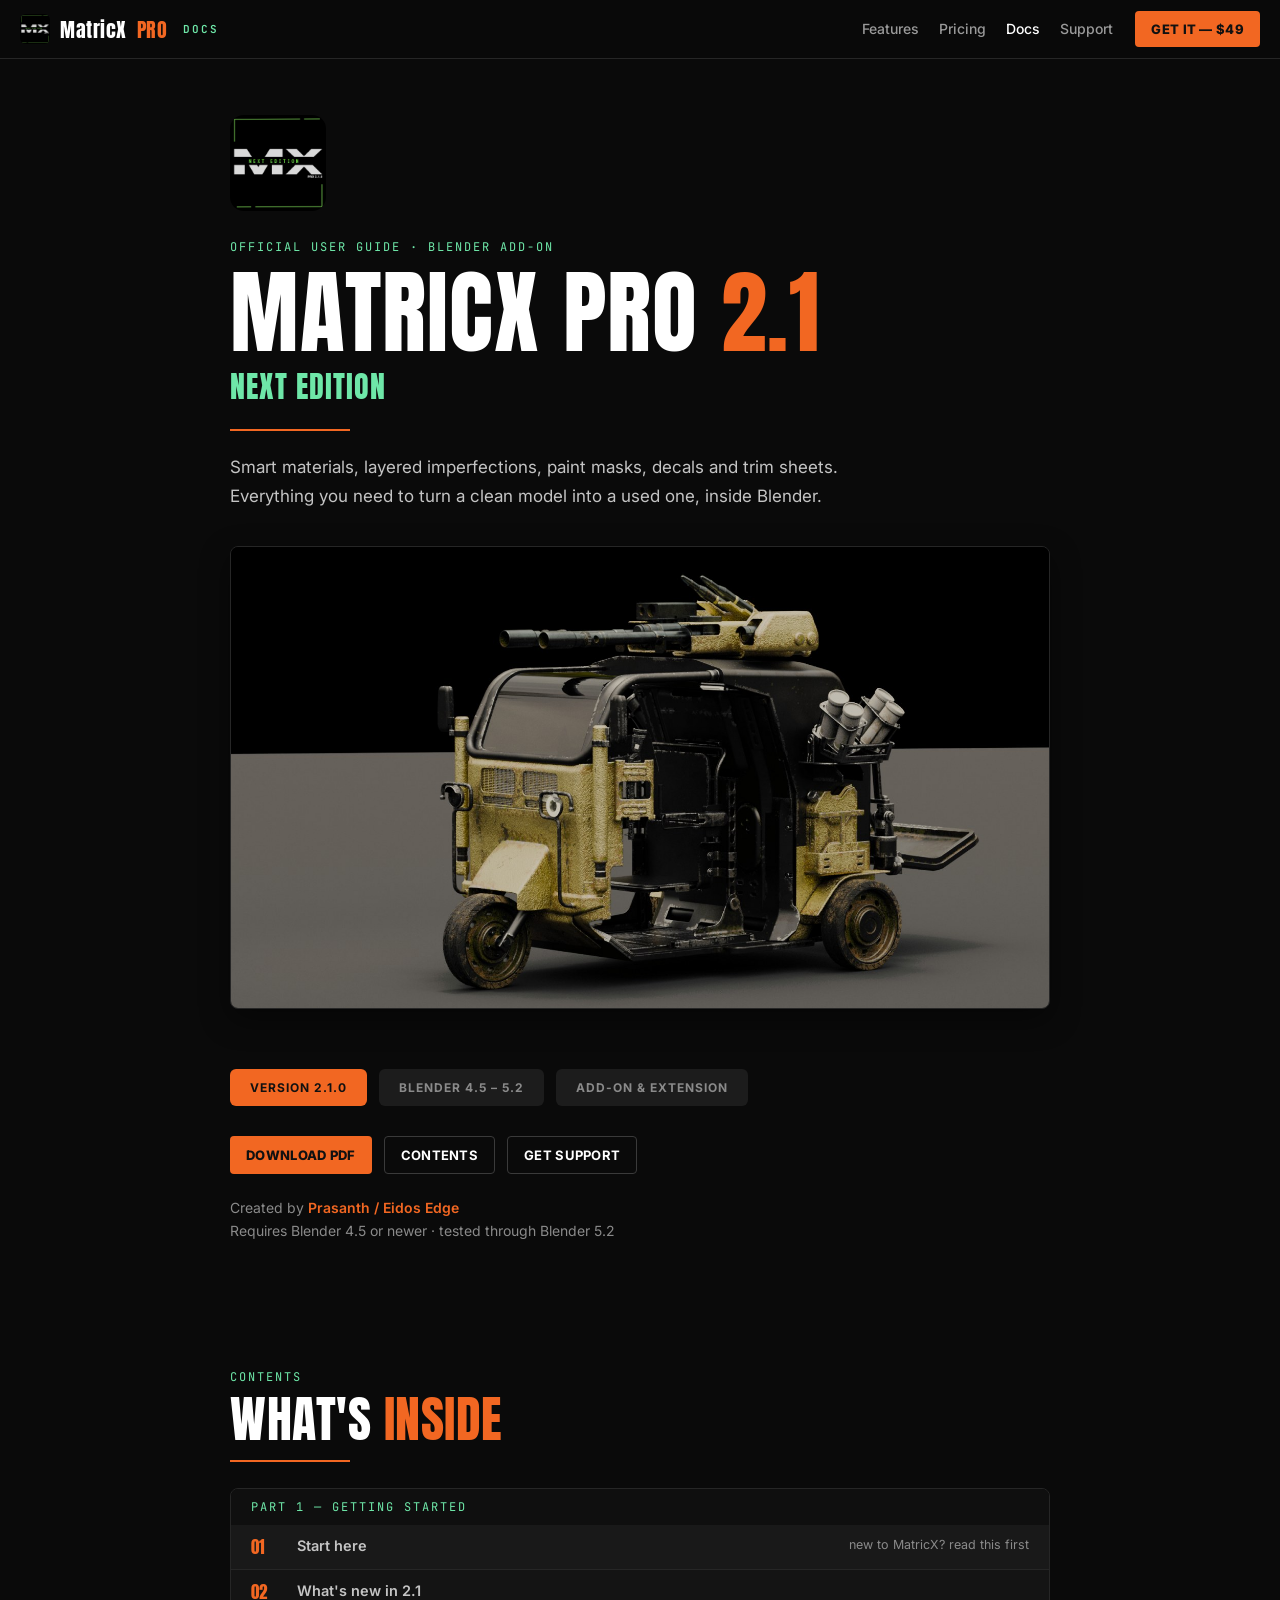
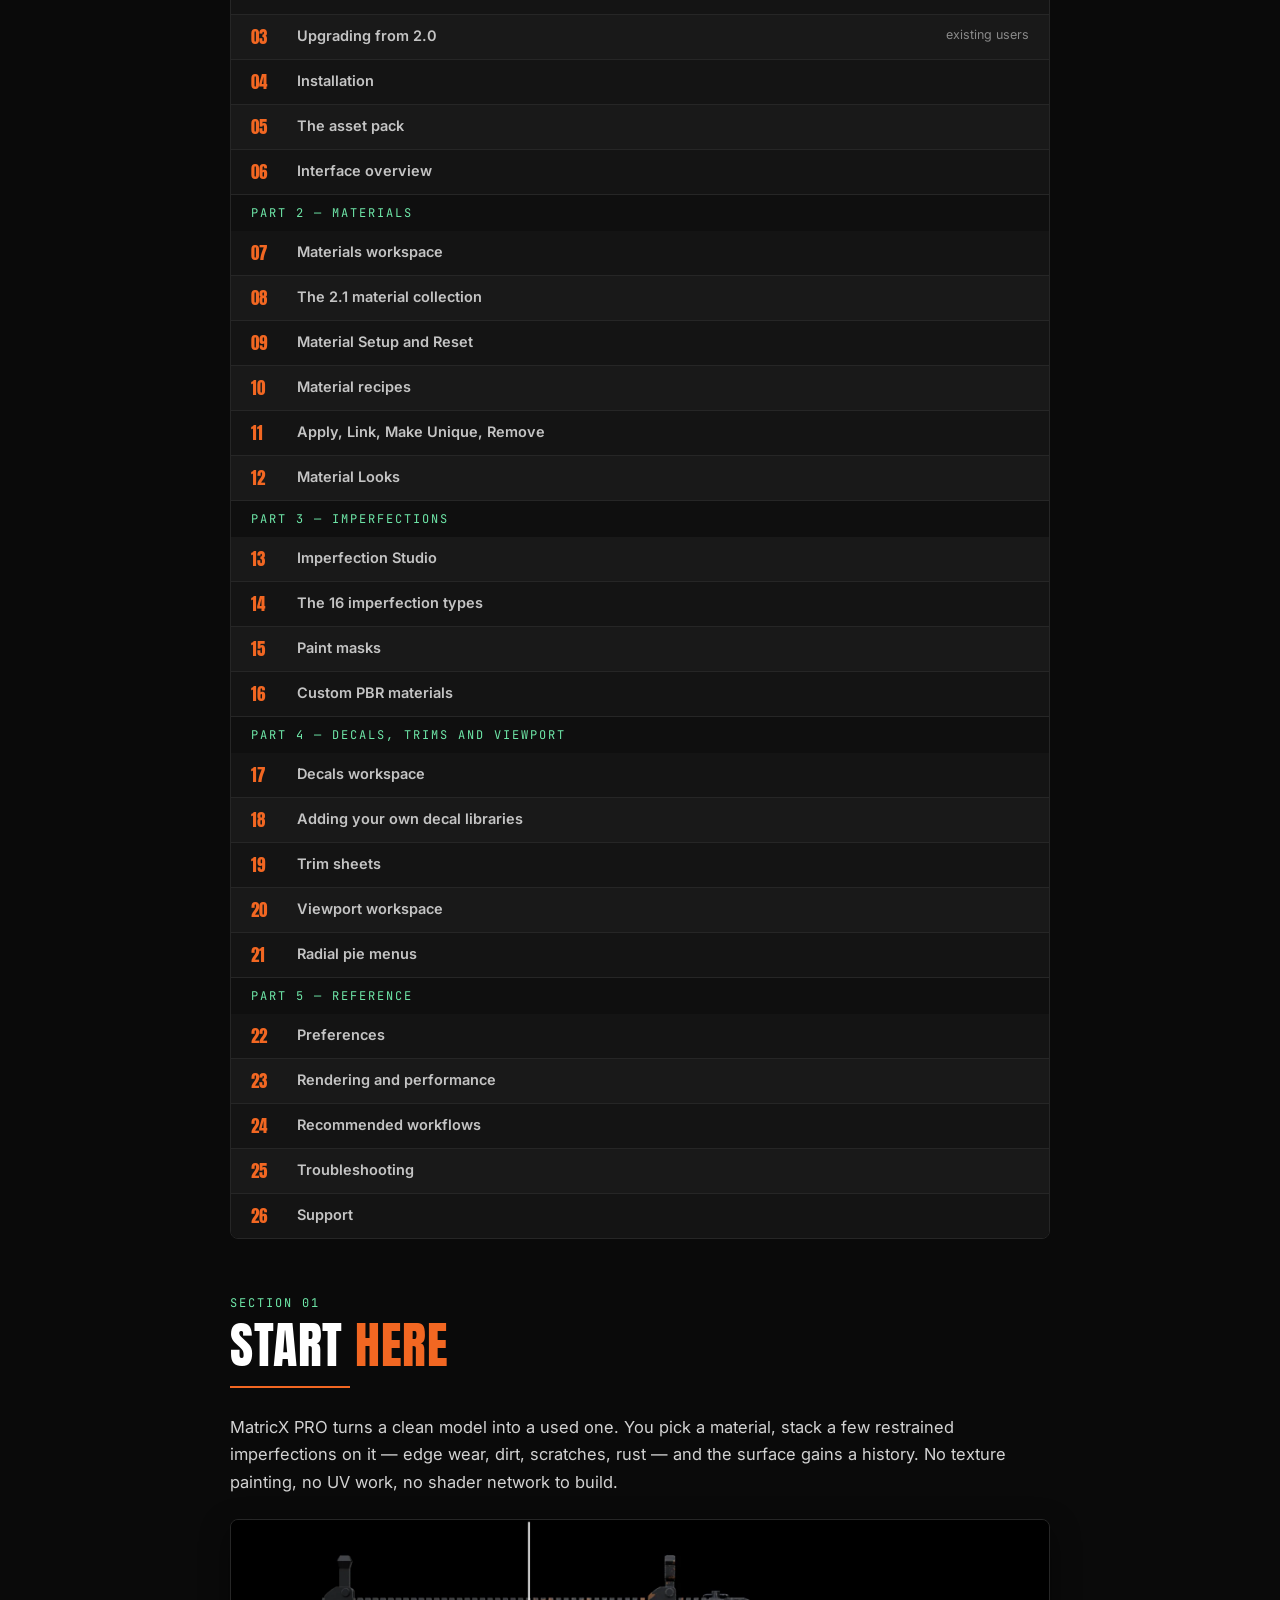
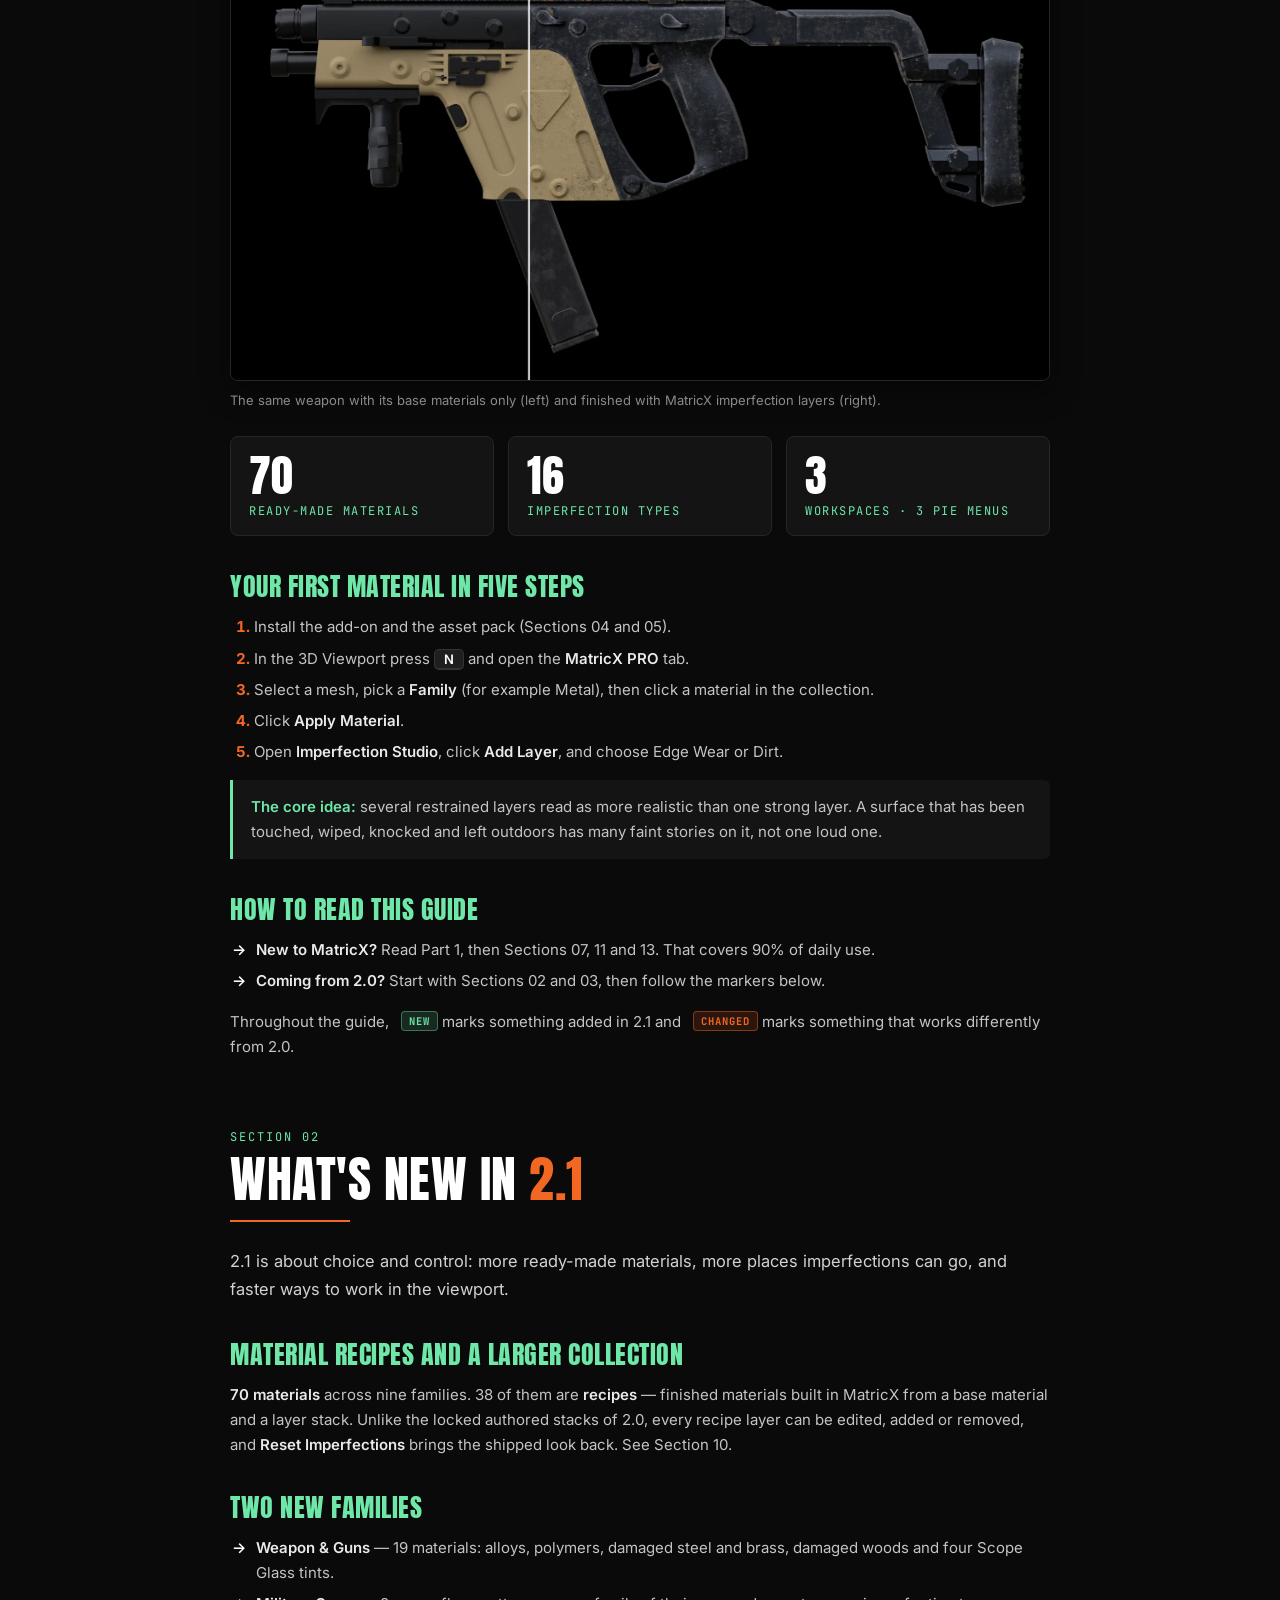
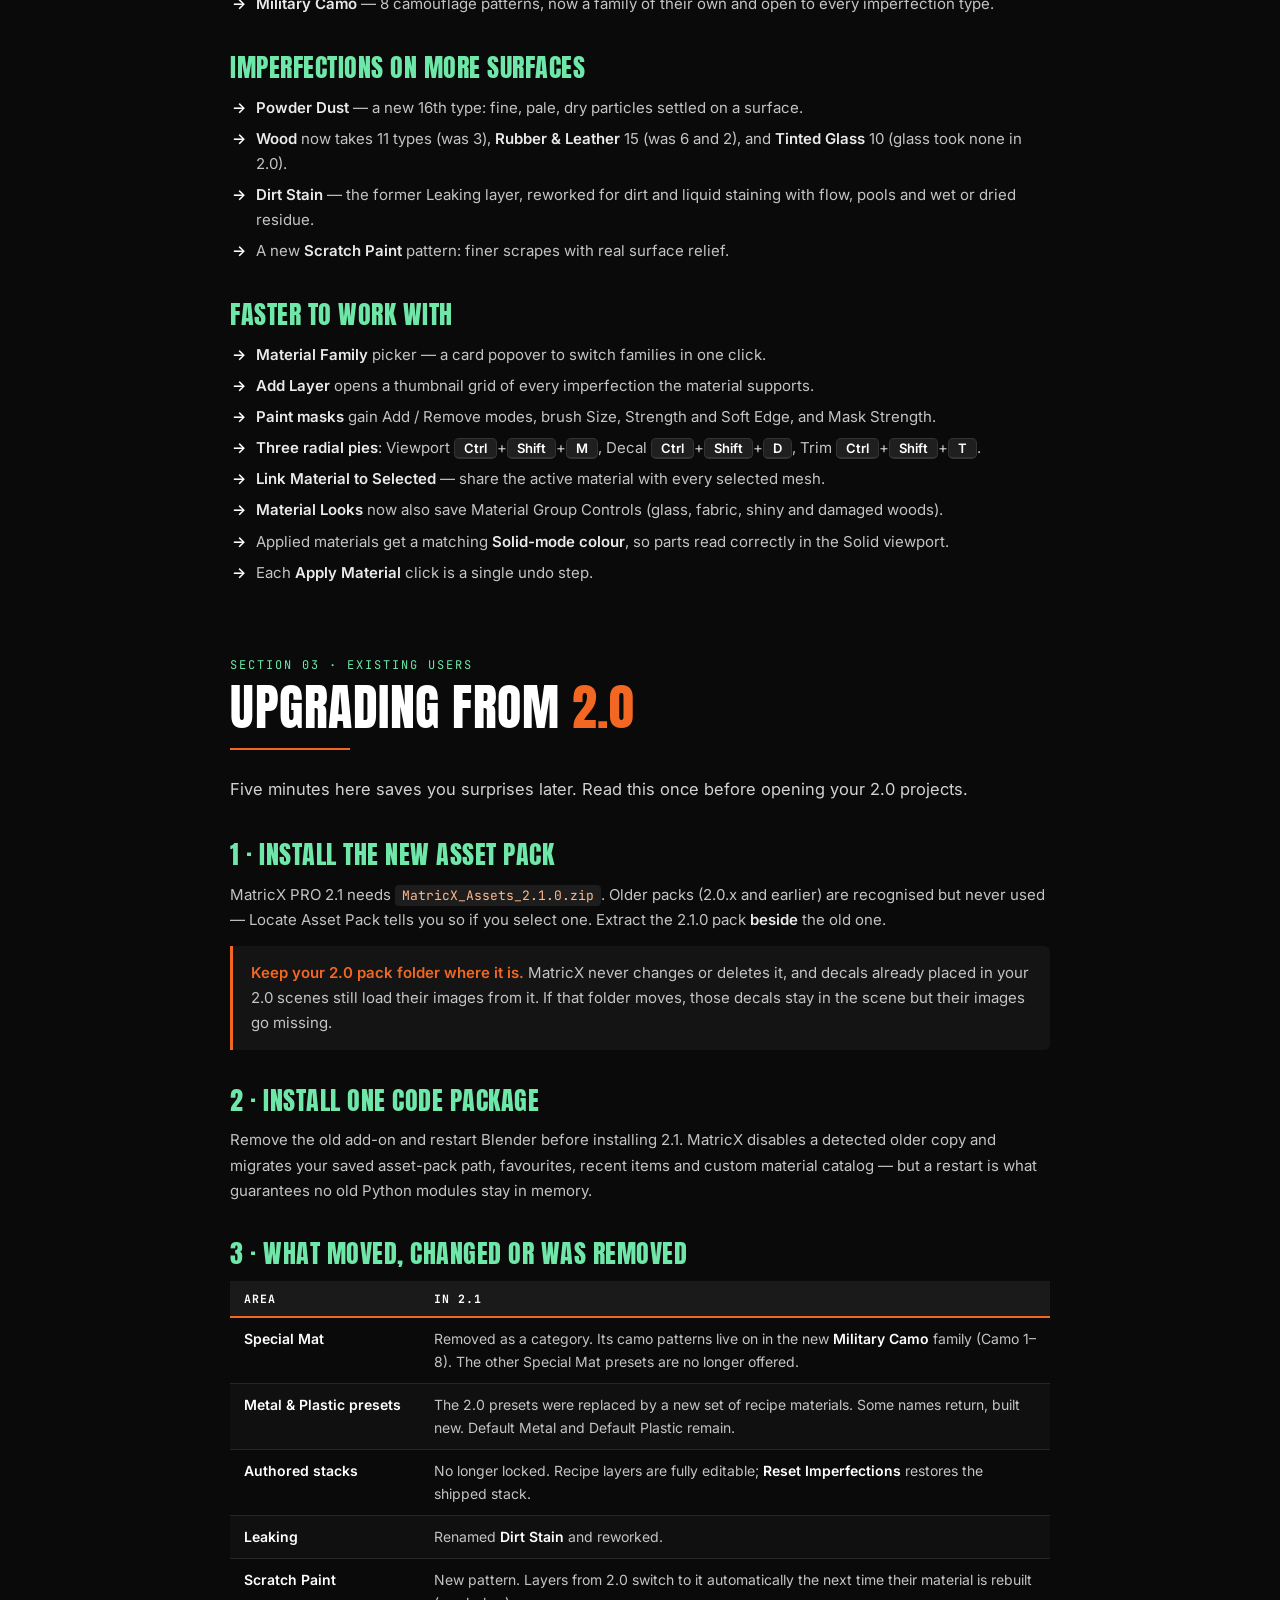
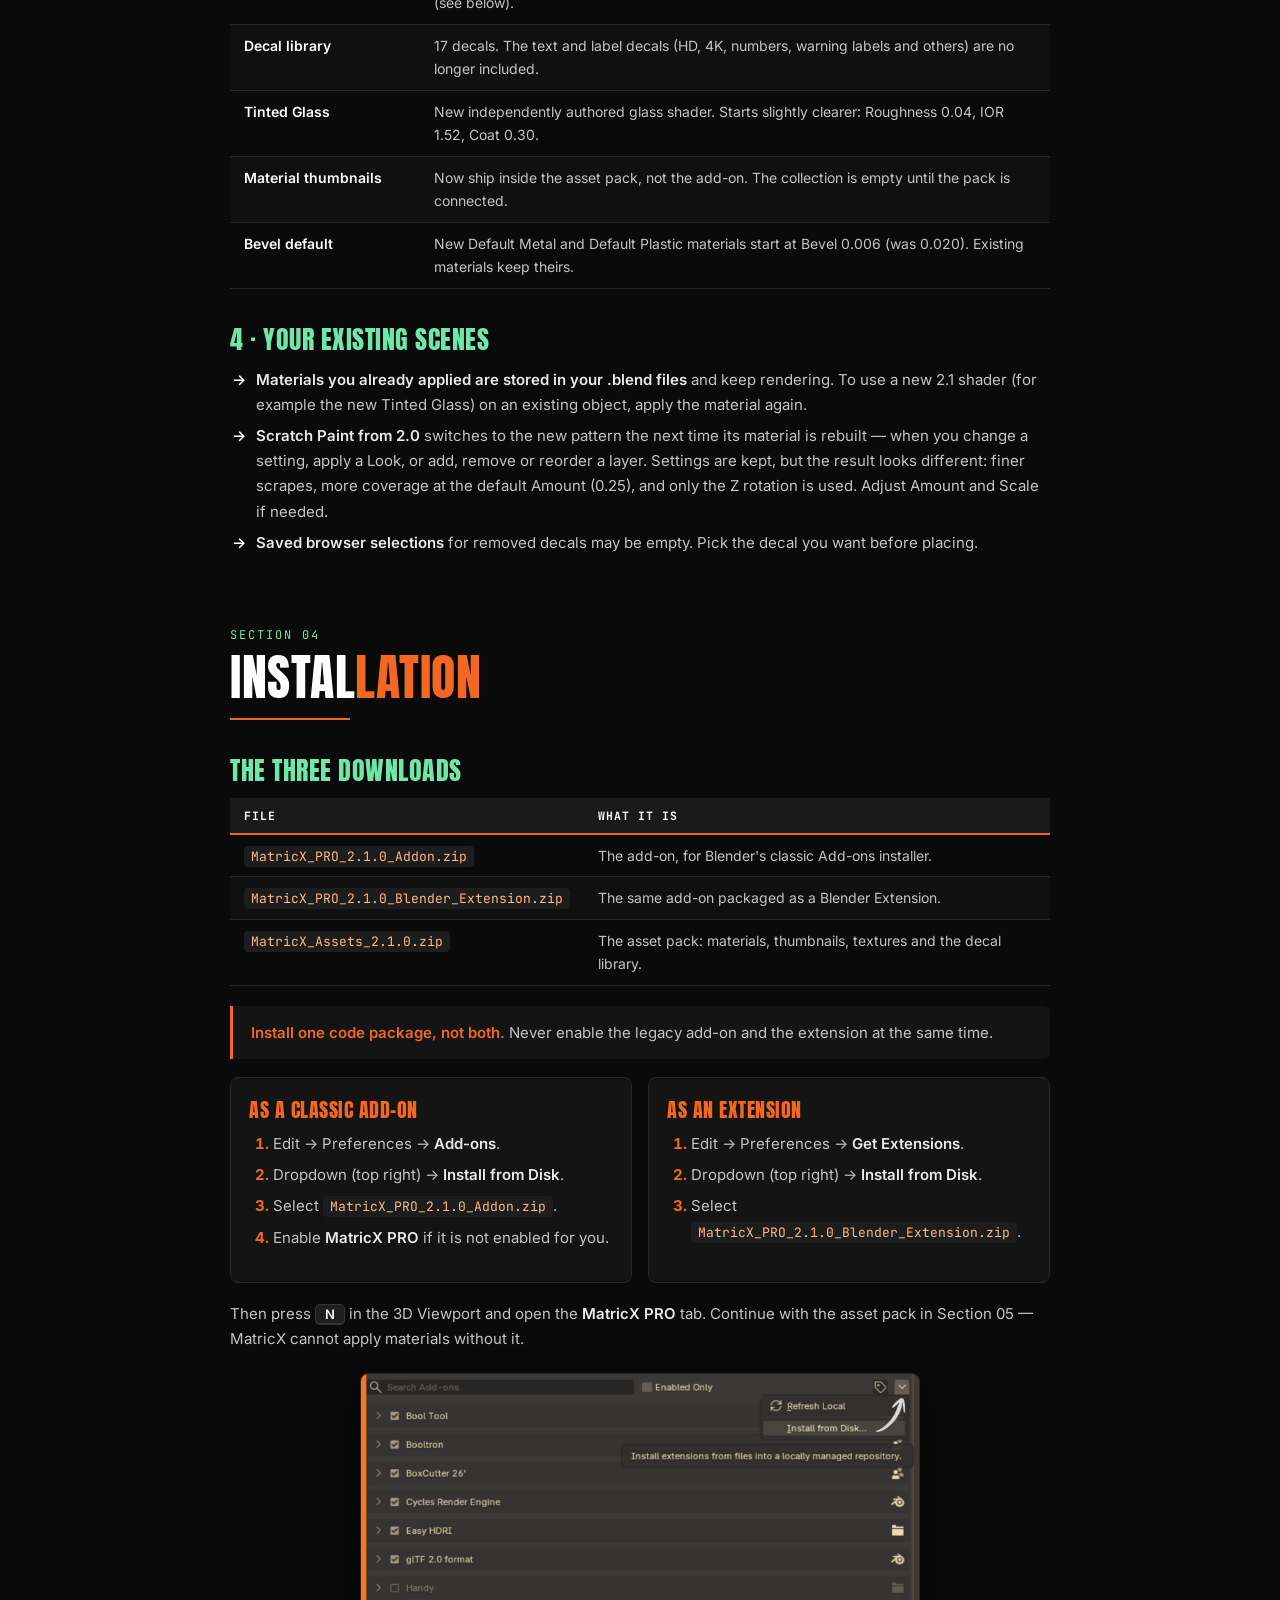
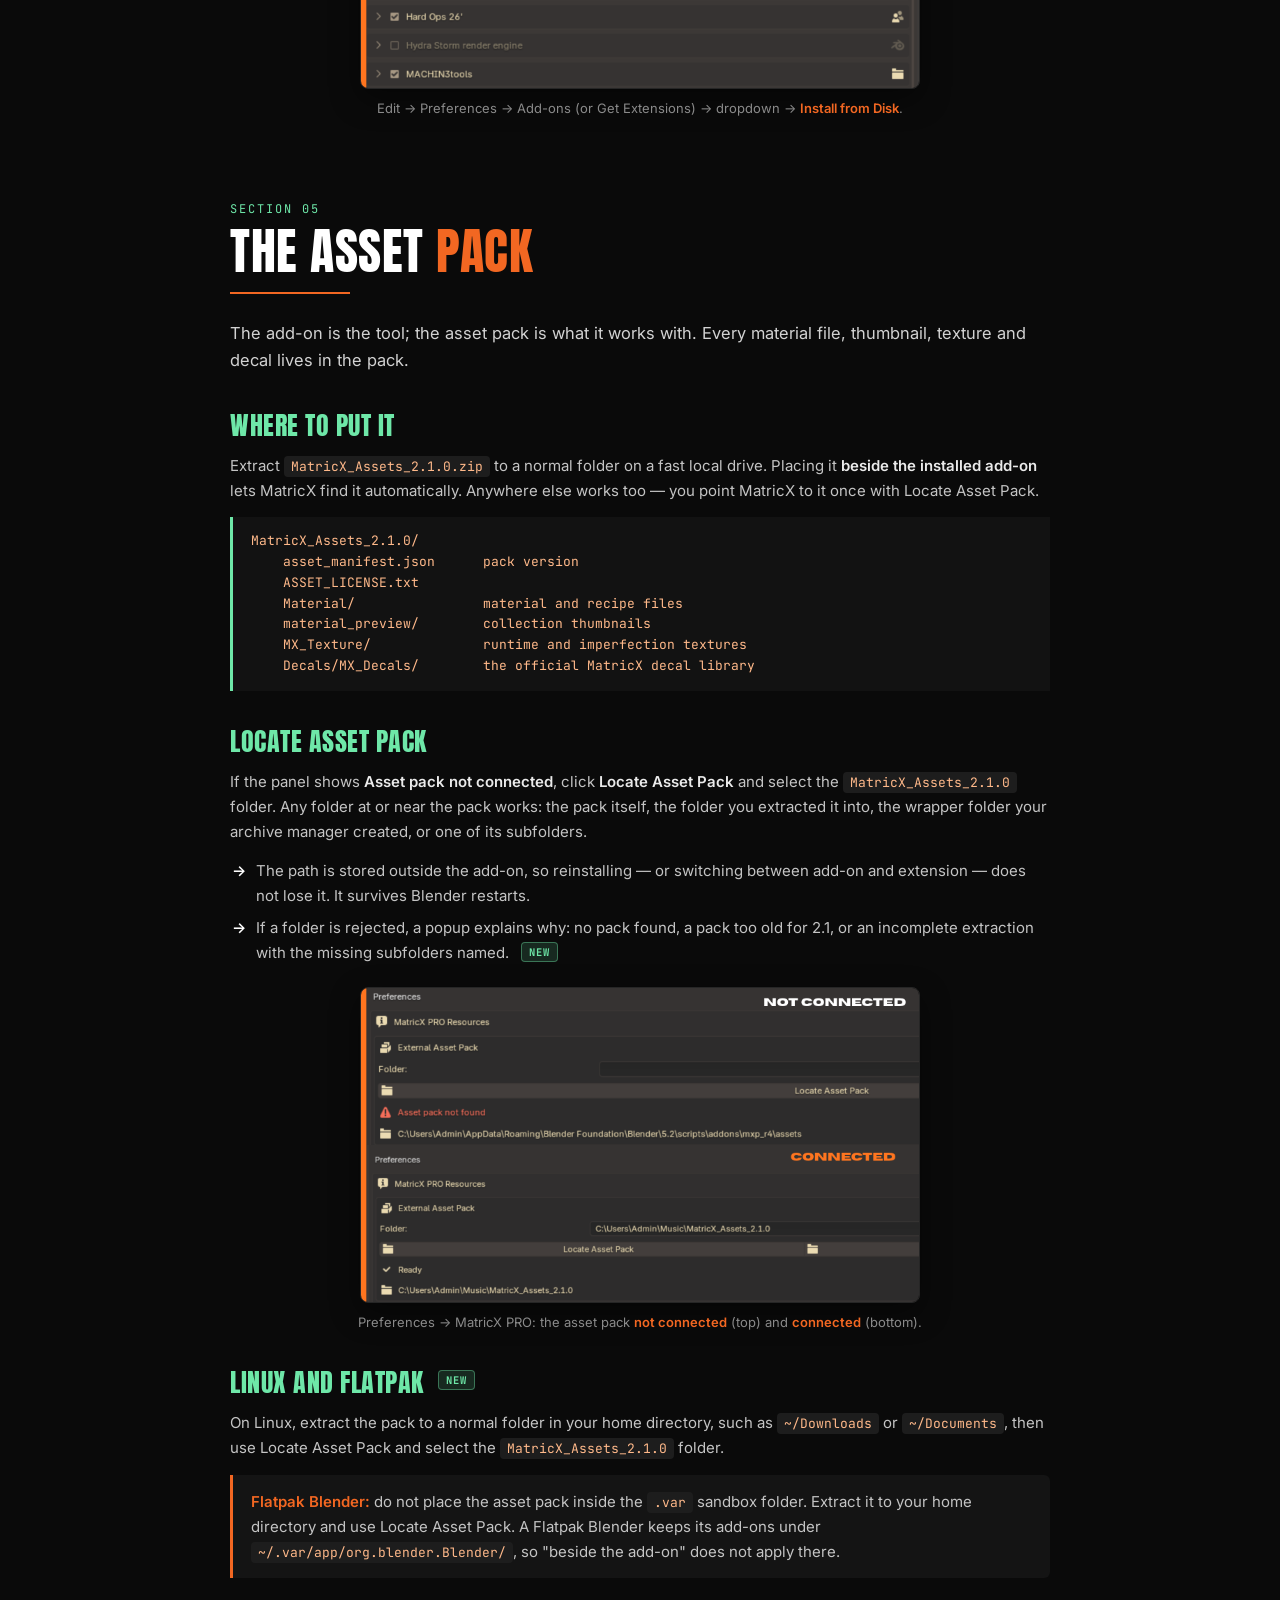
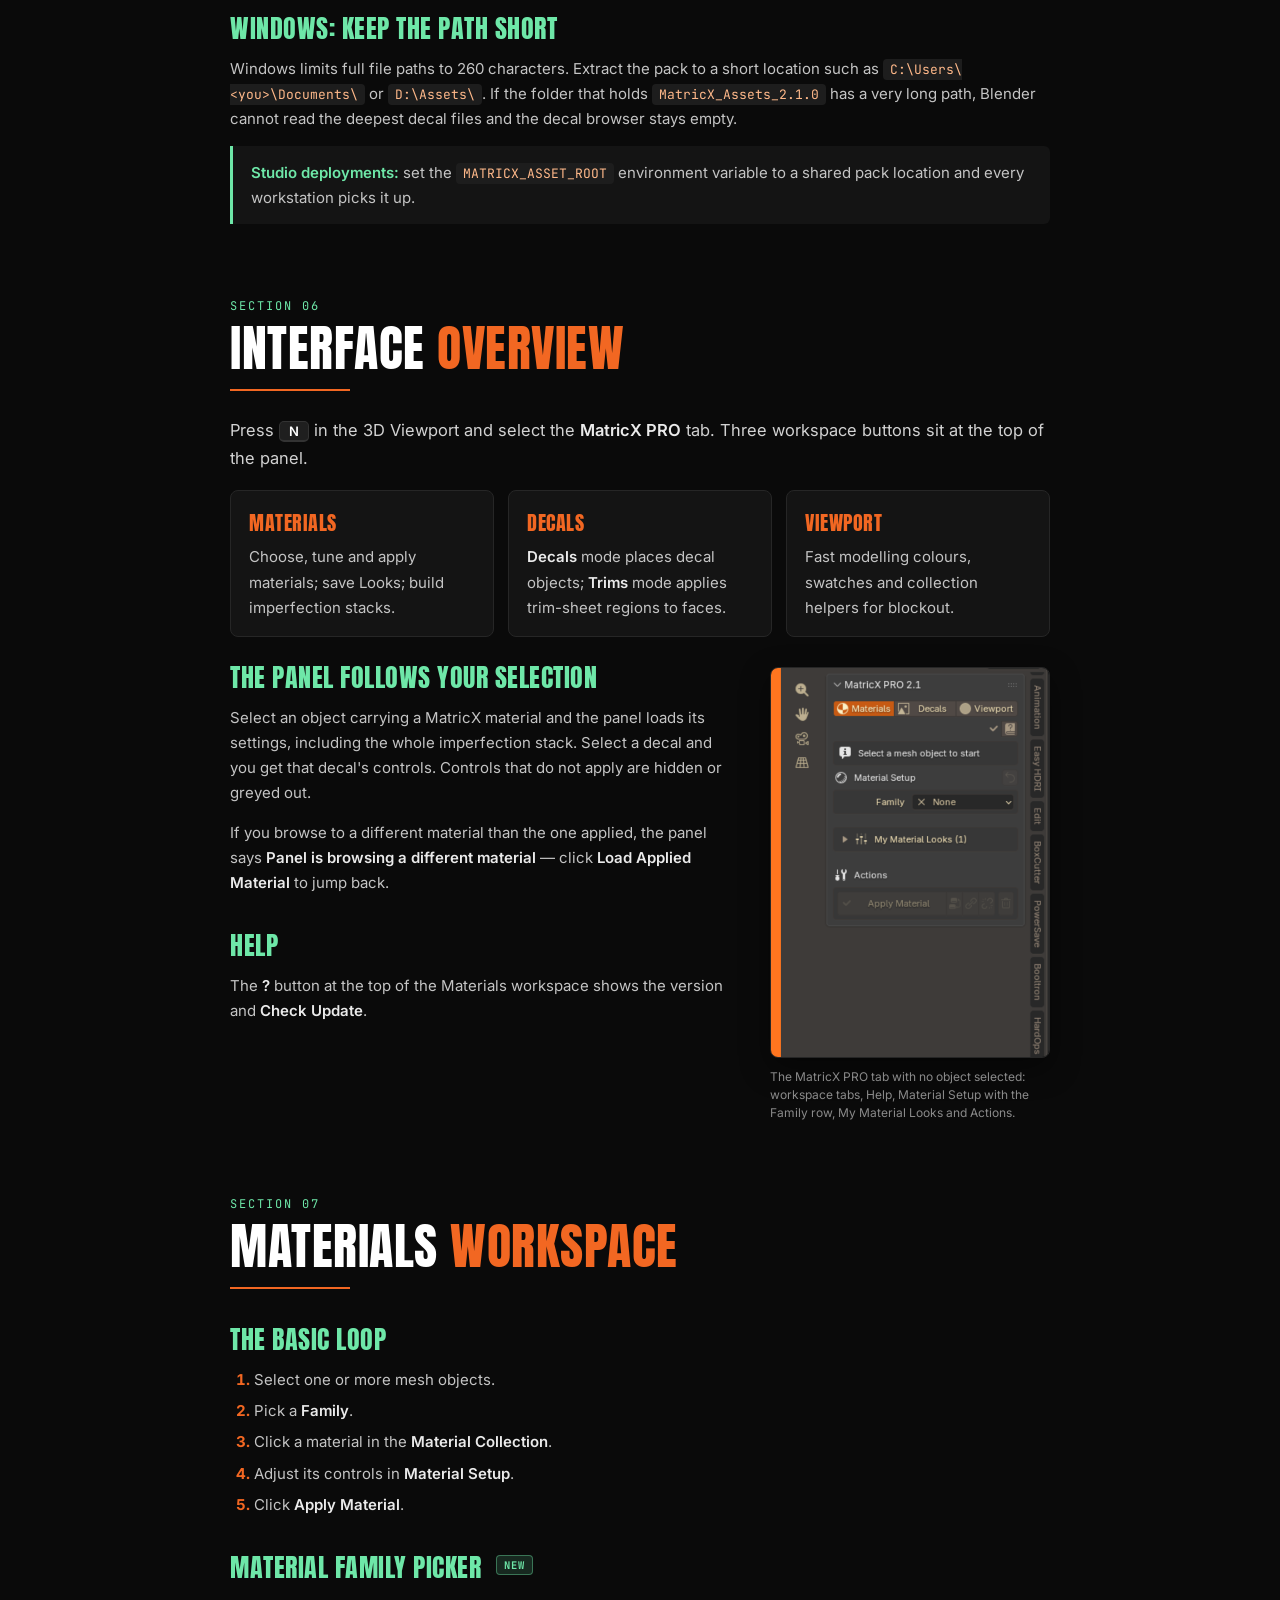
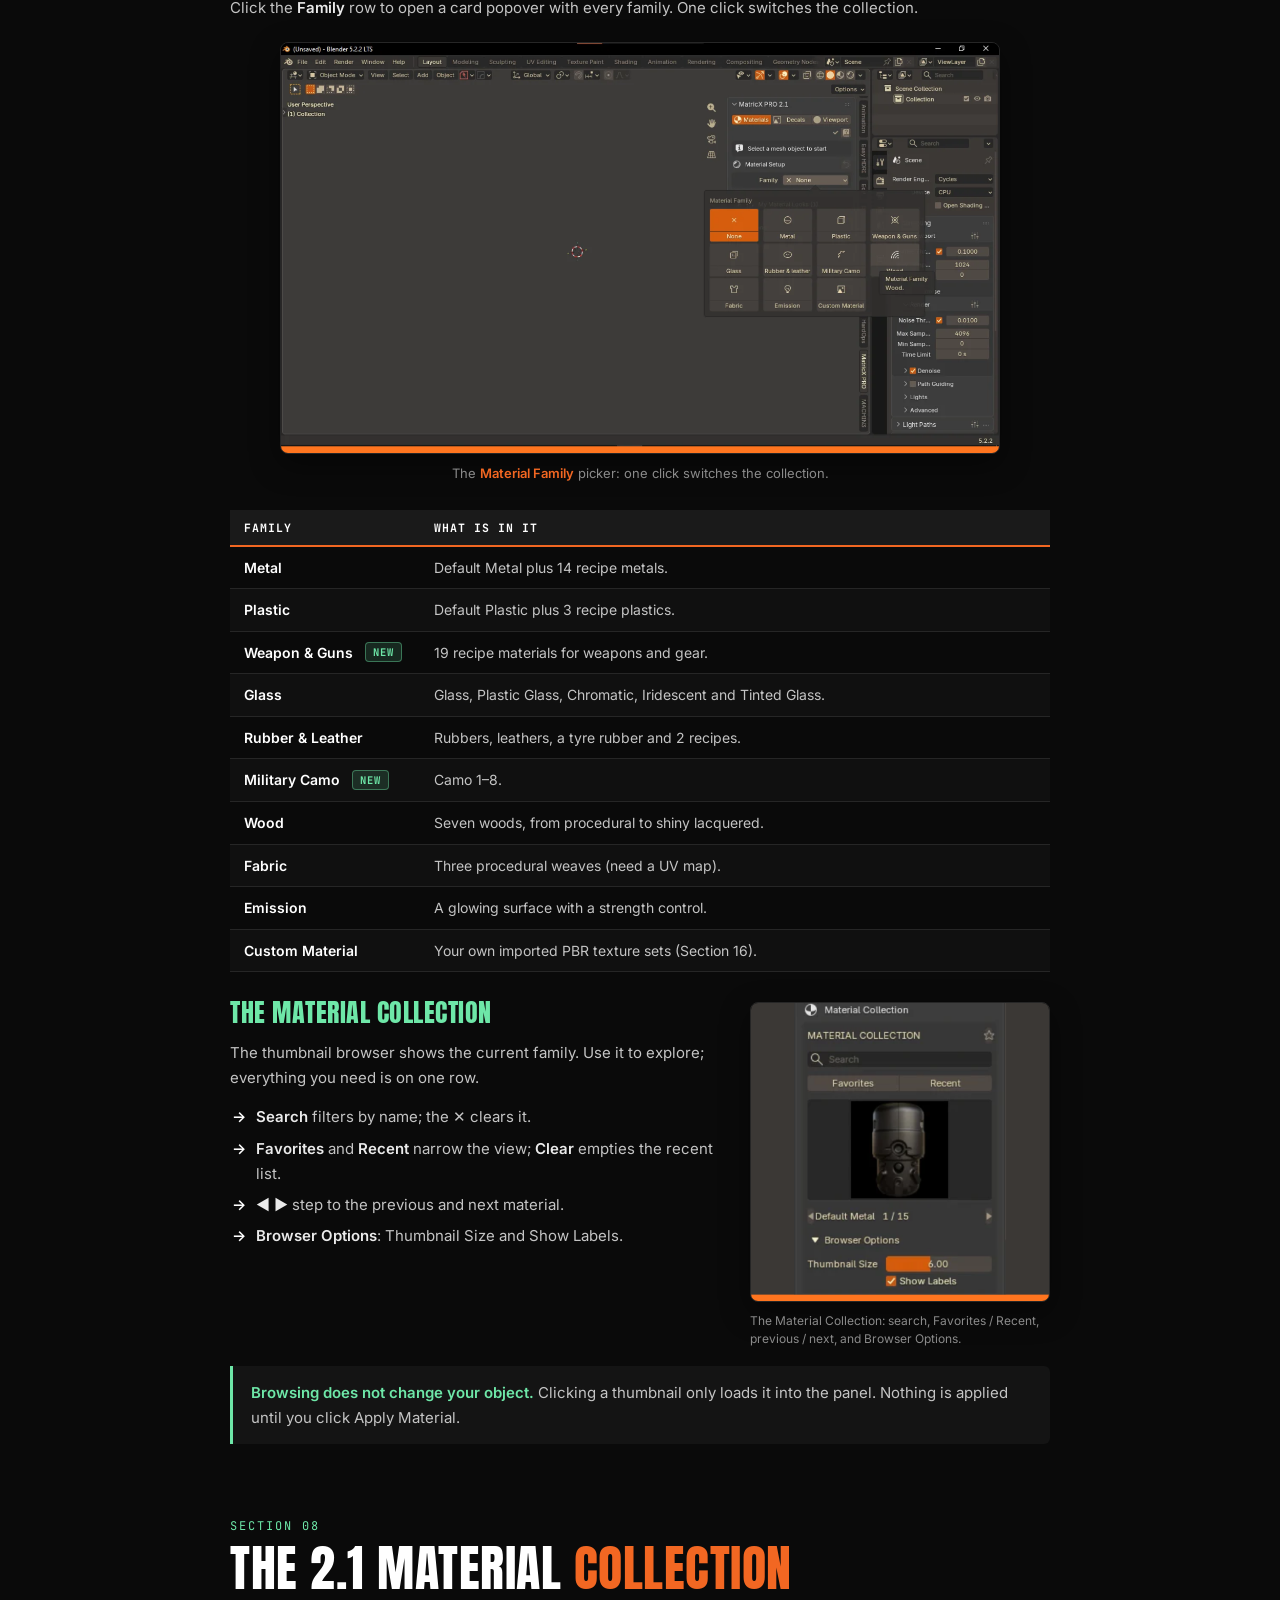
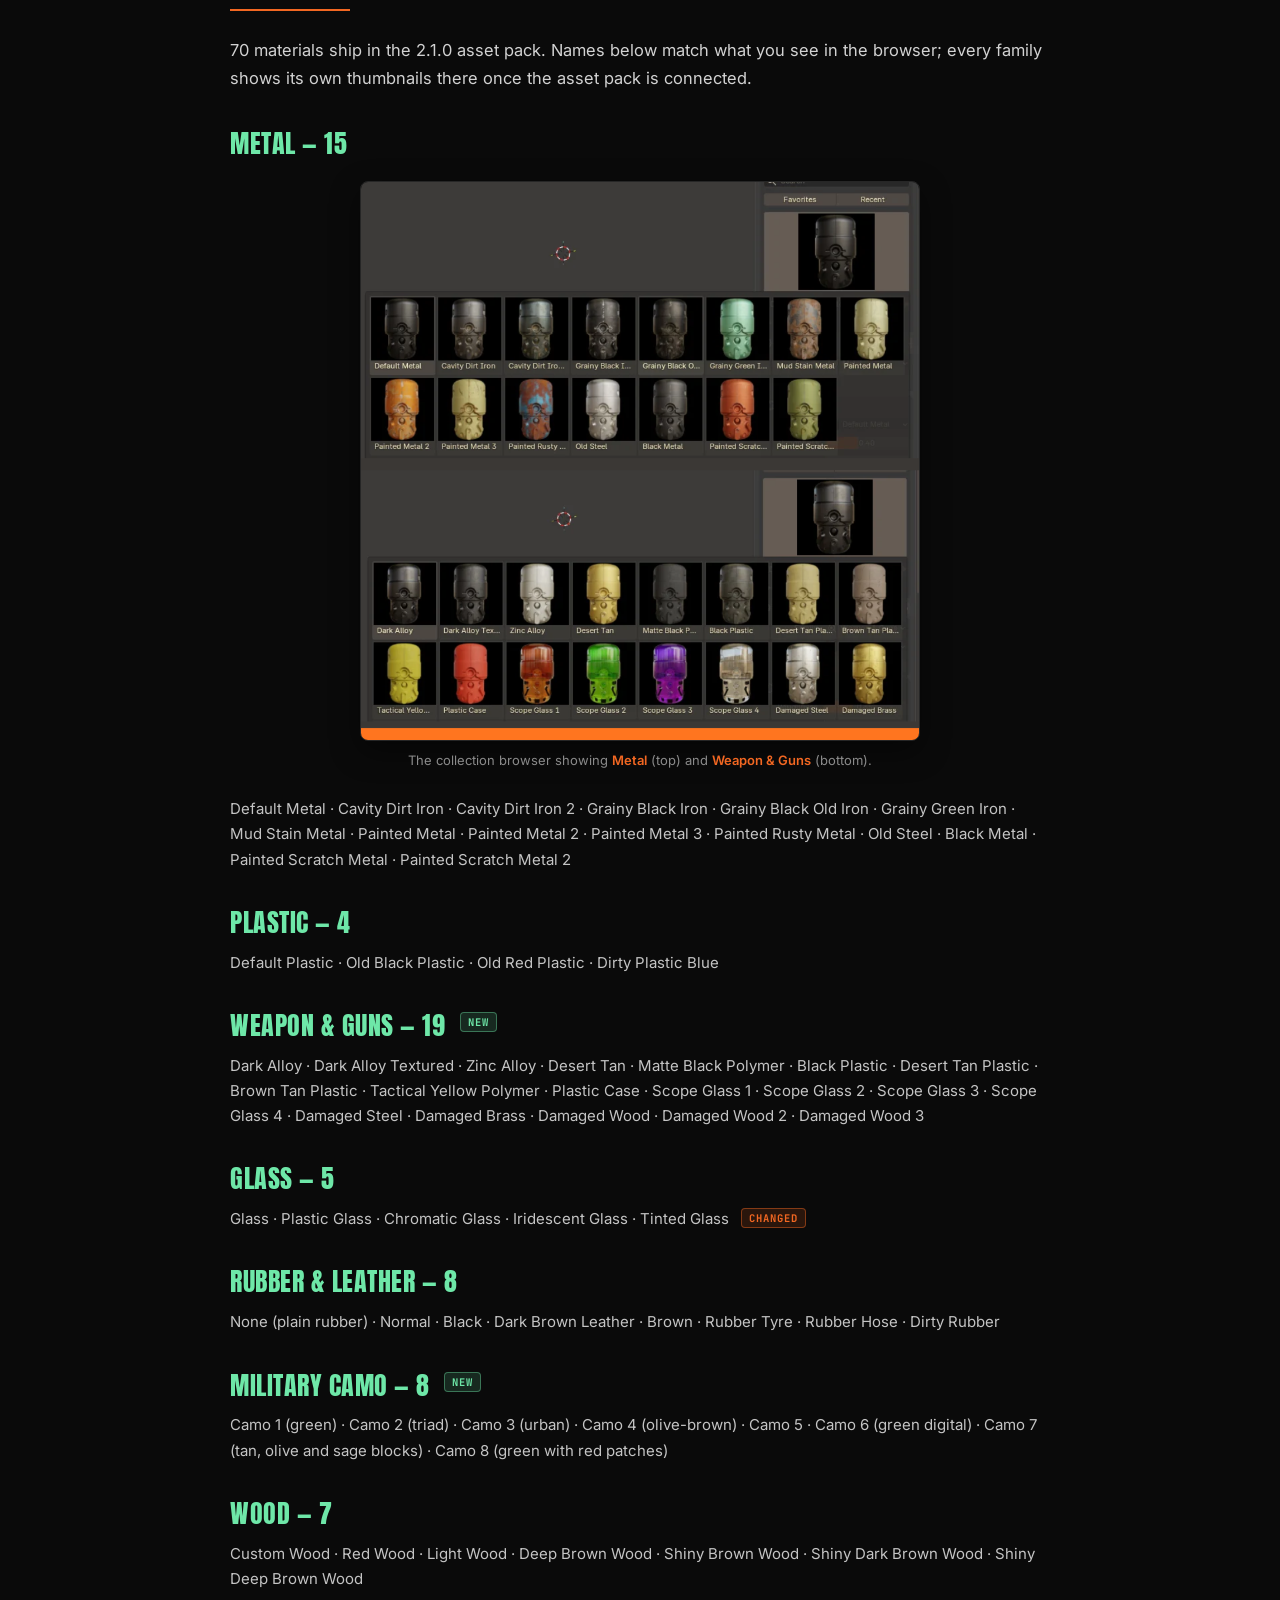
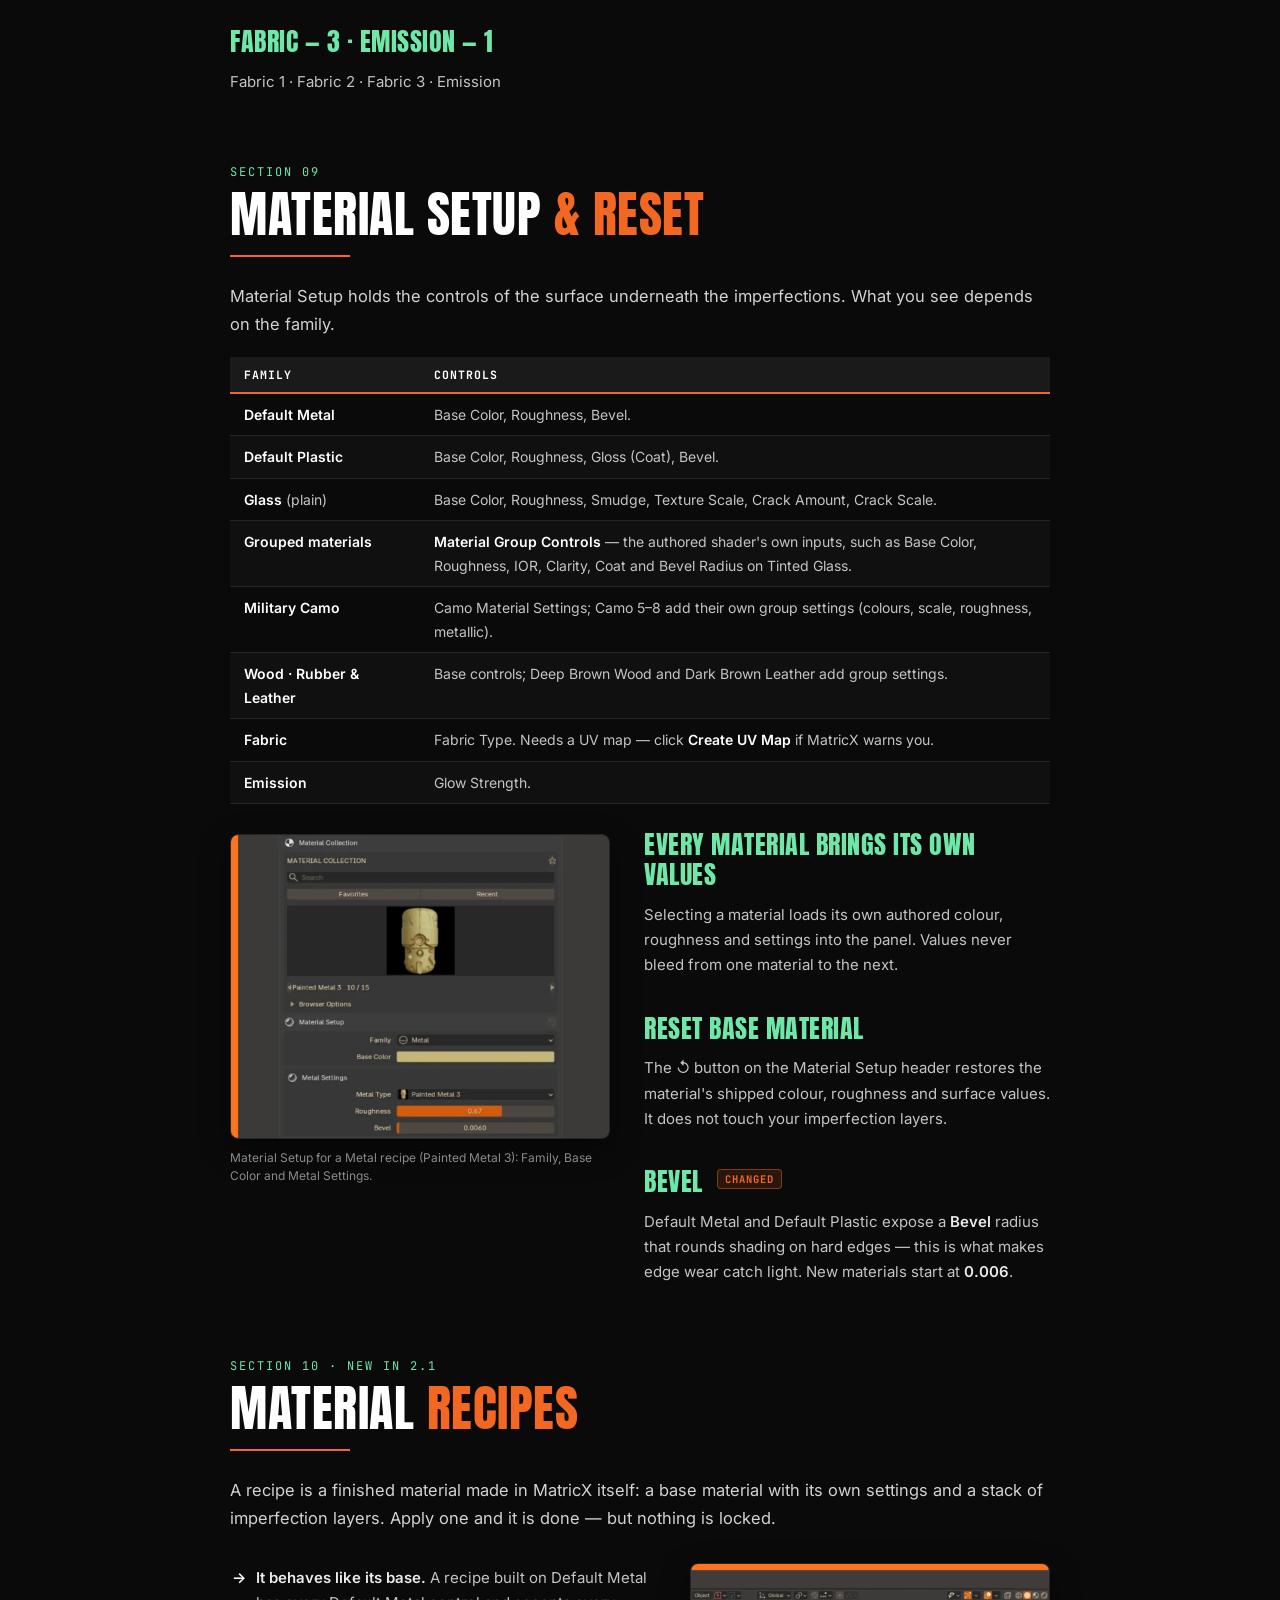
<file: docs/index.html>
<!doctype html>
<html lang="en">
<head>
<meta charset="utf-8">
<meta name="viewport" content="width=device-width, initial-scale=1">
<title>Docs — MatricX PRO 2.1 User Guide</title>
<meta name="description" content="The official MatricX PRO 2.1 user guide: installation, materials, imperfections, paint masks, decals, trim sheets and troubleshooting.">
<link rel="icon" href="https://eidosedgestudio.com/favicon.ico" sizes="any">
<link rel="icon" type="image/png" href="https://eidosedgestudio.com/logo.png">
<link rel="apple-touch-icon" href="https://eidosedgestudio.com/logo.png">
<!-- Cloudflare Web Analytics --><script defer src='https://static.cloudflareinsights.com/beacon.min.js' data-cf-beacon='{"token": "44709f751491424a80f4cc6aa5ee3139"}'></script><!-- End Cloudflare Web Analytics -->
<link rel="preconnect" href="https://fonts.googleapis.com">
<link rel="preconnect" href="https://fonts.gstatic.com" crossorigin>
<link href="https://fonts.googleapis.com/css2?family=Anton&family=Inter:wght@400;500;600;700&family=JetBrains+Mono:wght@400;600&display=swap" rel="stylesheet">
<style>
  :root{
    --bg:#0a0a0a; --panel:#141414; --panel2:#191919; --line:#262626;
    --text:#c4c4c4; --dim:#8a8a8a; --head:#ffffff;
    --mint:#6ee7a8; --orange:#f26722; --red:#ff6a5e; --code:#ffb98a;
    --display:"Anton","Bebas Neue",Impact,"Arial Narrow",sans-serif;
    --body:"Inter",-apple-system,BlinkMacSystemFont,"Segoe UI",Roboto,Helvetica,Arial,sans-serif;
    --mono:"JetBrains Mono","SF Mono",Consolas,Monaco,monospace;
  }
  *{box-sizing:border-box}
  html,body{background:var(--bg)}
  body{margin:0;color:var(--text);font:15px/1.68 var(--body)}
  .page{max-width:900px;margin:0 auto;padding:0 40px 80px}
  a{color:var(--orange);text-decoration:none}

  /* ---------- image placeholders (replace each .ph with an <img>) ---------- */
  .ph{position:relative;width:100%;border:1.5px dashed #3a3a3a;border-radius:8px;background:
      repeating-linear-gradient(45deg,#111 0 14px,#141414 14px 28px);
      display:flex;flex-direction:column;align-items:center;justify-content:center;gap:4px;
      color:var(--dim);text-align:center;padding:18px}
  .ph .ph-id{font:600 13px var(--mono);color:var(--mint);letter-spacing:1px}
  .ph .ph-t{font:600 15px var(--body);color:#d6d6d6}
  .ph .ph-s{font:12px var(--mono);color:var(--dim)}

  /* ---------- cover ---------- */
  .cover{min-height:96vh;display:flex;flex-direction:column;justify-content:center;padding:56px 0}
  .cover .logo-ph{width:96px;height:96px;margin-bottom:28px;padding:6px}
  .cover .logo-ph .ph-t{font-size:11px}
  .eyebrow{font:12px var(--mono);color:var(--mint);letter-spacing:2px;margin:0 0 14px}
  .cover h1{font:400 92px/0.95 var(--display);color:var(--head);margin:0;letter-spacing:1px;text-transform:uppercase}
  .cover h1 .ver{color:var(--orange)}
  .cover .edition{font:400 30px/1.1 var(--display);color:var(--mint);margin:14px 0 0;text-transform:uppercase;letter-spacing:1px}
  .rule{height:2px;background:var(--orange);width:120px;margin:26px 0 22px}
  .cover .lead{font-size:17px;color:var(--text);max-width:640px;margin:0}
  .badges{margin:34px 0 24px;display:flex;gap:12px;flex-wrap:wrap}
  .badge{background:#1c1c1c;color:var(--dim);padding:11px 20px;border-radius:6px;font:700 12px var(--body);letter-spacing:1px}
  .badge.on{background:var(--orange);color:#111}
  .byline{color:var(--dim);font-size:14px}
  .byline b{color:var(--orange);font-weight:600}

  /* ---------- structure ---------- */
  section{padding-top:56px}
  .kicker{font:12px var(--mono);color:var(--mint);letter-spacing:2px;margin:0 0 8px}
  h2.sec{font:400 50px/1.02 var(--display);color:var(--head);margin:0;text-transform:uppercase;letter-spacing:.5px}
  h2.sec .acc{color:var(--orange)}
  h2.sec + .rule{margin:16px 0 26px}
  .intro{font-size:16.5px;color:#d2d2d2;margin:0 0 18px}
  h3{font:400 26px/1.15 var(--display);color:var(--mint);margin:36px 0 12px;text-transform:uppercase;letter-spacing:.5px}
  h4{font:700 15px var(--body);color:var(--head);margin:22px 0 6px}
  p{margin:0 0 14px}
  b,strong{color:#eaeaea;font-weight:600}
  ul,ol{margin:0 0 16px;padding-left:24px}
  li{margin:6px 0}
  ul{list-style:none;padding-left:26px}
  ul li{position:relative}
  ul li::before{content:"→";color:var(--head);position:absolute;left:-24px;top:0;font-weight:600}
  ol li::marker{color:var(--orange);font-weight:700}
  code{background:#1d1d1d;color:var(--code);padding:2px 7px;border-radius:4px;font:13px var(--mono)}
  .path{display:block;background:#121212;border-left:3px solid var(--mint);padding:14px 18px;margin:0 0 16px;
        color:var(--code);white-space:pre;font:13px/1.6 var(--mono);overflow-x:auto}
  .kbd{display:inline-block;background:#1f1f1f;border:1px solid #333;border-bottom-width:2px;border-radius:5px;
       padding:1px 9px;font:600 13px var(--body);color:var(--head)}

  /* NEW / CHANGED markers, for readers coming from 2.0 */
  .tag{display:inline-block;font:700 10.5px var(--mono);letter-spacing:1px;padding:2px 7px;border-radius:4px;
       vertical-align:middle;margin-left:8px;position:relative;top:-2px}
  .tag.new{background:rgba(110,231,168,.14);color:var(--mint);border:1px solid rgba(110,231,168,.4)}
  .tag.chg{background:rgba(242,103,34,.14);color:var(--orange);border:1px solid rgba(242,103,34,.45)}
  h3 .tag{top:-4px}

  /* ---------- contents ---------- */
  .toc{margin-top:6px;border:1px solid var(--line);border-radius:8px;overflow:hidden}
  .toc a{display:flex;gap:18px;padding:9px 20px;color:var(--text);border-bottom:1px solid var(--line);font-weight:600;font-size:14.5px}
  .toc a:last-child{border-bottom:none}
  .toc a:nth-child(odd){background:var(--panel)}
  .toc a:nth-child(even){background:var(--panel2)}
  .toc a span{color:var(--orange);font:400 17px var(--display);min-width:28px}
  .toc a em{color:var(--dim);font-style:normal;font-weight:400;margin-left:auto;font-size:12.5px}
  .toc .part{background:#0f0f0f !important;color:var(--mint);font:12px var(--mono);letter-spacing:2px;padding:10px 20px}

  /* ---------- figures ---------- */
  figure{margin:22px 0 26px}
  figure img{display:block;width:100%;height:auto;border-radius:8px;border:1px solid var(--line);
             box-shadow:0 10px 30px rgba(0,0,0,.45)}
  /* UI captures are shown near their native size so they stay crisp. */
  figure img.w-sm{max-width:460px;margin:0 auto}
  figure img.w-md{max-width:560px;margin:0 auto}
  figure img.w-lg{max-width:720px;margin:0 auto}
  figure:has(img.w-sm) figcaption,figure:has(img.w-md) figcaption,figure:has(img.w-lg) figcaption{text-align:center}
  /* Two-column block: a sidebar screenshot beside the text it illustrates. */
  .split{display:grid;gap:34px;align-items:start;margin:26px 0 18px}
  .split.right{grid-template-columns:minmax(0,1fr) var(--fig)}
  .split.left{grid-template-columns:var(--fig) minmax(0,1fr)}
  .split > figure.side{margin:4px 0 0}
  .split-text > :first-child{margin-top:0}
  .split-text > :last-child{margin-bottom:0}
  .split figcaption{font-size:12px}
  .cover .logo{width:96px;height:96px;border-radius:14px;margin-bottom:28px;display:block}
  figcaption{color:var(--dim);font-size:13px;margin-top:10px;line-height:1.5}
  figcaption b{color:var(--orange)}

  /* ---------- callouts ---------- */
  .note,.warn,.new-box{background:var(--panel);padding:14px 18px;margin:0 0 18px;border-radius:0 6px 6px 0;border-left:3px solid var(--mint)}
  .note b{color:var(--mint)}
  .warn{border-left-color:var(--orange)}
  .warn b{color:var(--orange)}
  .new-box{border-left-color:var(--mint)}
  .new-box b{color:var(--mint)}
  .note p:last-child,.warn p:last-child,.new-box p:last-child{margin-bottom:0}

  /* ---------- tables ---------- */
  table{width:100%;border-collapse:collapse;margin:0 0 20px;font-size:14px}
  th{background:#1a1a1a;color:var(--head);text-align:left;padding:10px 14px;font:700 11.5px var(--mono);
     letter-spacing:1px;text-transform:uppercase;border-bottom:2px solid var(--orange)}
  td{padding:9px 14px;border-bottom:1px solid var(--line);vertical-align:top}
  tr:nth-child(even) td{background:#101010}
  td b{color:var(--head)}
  .dim{color:var(--dim)}

  .grid2{display:grid;grid-template-columns:1fr 1fr;gap:16px;margin-bottom:18px}
  .grid3{display:grid;grid-template-columns:1fr 1fr 1fr;gap:14px;margin-bottom:18px}
  @media (max-width:760px){.grid2,.grid3,.split.right,.split.left{grid-template-columns:1fr}.split > figure.side{max-width:360px}.page{padding:0 16px 60px}.cover h1{font-size:60px}}
  .card{background:var(--panel);border:1px solid var(--line);border-radius:8px;padding:16px 18px}
  .card h4{margin-top:0;color:var(--orange);font:400 20px var(--display);text-transform:uppercase;letter-spacing:.5px}
  .card p:last-child{margin-bottom:0}
  .big{font:400 44px/1 var(--display);color:var(--head)}
  .big + .lbl{font:12px var(--mono);color:var(--mint);letter-spacing:1.5px;margin-top:6px}

  footer{color:#5c5c5c;font-size:12px;text-align:center;padding:60px 0 20px;border-top:1px solid var(--line);margin-top:60px}

  /* Print / PDF: keep the dark theme, one section per page. */
  @page{size:A4;margin:0}
  @media print{
    html,body{background:var(--bg) !important;-webkit-print-color-adjust:exact;print-color-adjust:exact}
    .page{max-width:none;padding:14mm 16mm}
    .cover{min-height:auto;padding:22mm 0 0}
    .cover h1{font-size:76px}
    section{page-break-before:always;padding-top:0}
    figure,.card,.note,.warn,.new-box,.path,.ph{page-break-inside:avoid}
    .split{break-inside:avoid;page-break-inside:avoid}
    thead{display:table-header-group}
    tr{page-break-inside:avoid}
    .toc{page-break-inside:avoid}
    .toc a{padding:6px 18px;font-size:13px}
    h2.sec,h3,h4{page-break-after:avoid}
    footer{page-break-before:always}
  }

  /* ---------- web docs: site bar, chapter sidebar ---------- */
  .site-bar{position:sticky;top:0;z-index:20;background:rgba(10,10,10,.88);backdrop-filter:blur(10px);border-bottom:1px solid var(--line)}
  .site-bar-inner{max-width:1280px;margin:0 auto;padding:11px 20px;display:flex;align-items:center;gap:22px}
  .site-brand{display:flex;align-items:center;gap:10px;color:var(--head);font:400 20px var(--display);letter-spacing:.5px}
  .site-brand img{width:30px;height:30px;border-radius:6px}
  .site-brand span{color:var(--orange)}
  .site-brand em{font:600 11px var(--mono);color:var(--mint);letter-spacing:2px;font-style:normal;margin-left:6px}
  .site-nav{display:flex;gap:20px;margin-left:auto}
  .site-nav a{color:#9a9a9a;font-size:14px;font-weight:500}
  .site-nav a:hover,.site-nav a[aria-current="page"]{color:var(--head)}
  .site-btn{display:inline-flex;align-items:center;gap:8px;background:var(--orange);color:#111;font:800 13px var(--body);
            text-transform:uppercase;letter-spacing:.3px;padding:10px 16px;border-radius:4px}
  .site-btn:hover{background:#ff8a4c;color:#111}
  .site-btn.ghost{background:transparent;color:var(--head);border:1px solid #3a3a3a;font-weight:700}
  .site-btn.ghost:hover{border-color:var(--mint);color:var(--mint)}
  .doc-actions{display:flex;gap:12px;flex-wrap:wrap;margin:6px 0 0}
  .doc-sidebar{display:none}
  section{scroll-margin-top:70px}
  @media (min-width:1300px){
    .doc-sidebar{display:block;position:fixed;top:64px;bottom:0;left:0;width:270px;overflow-y:auto;padding:26px 18px 40px 26px;
                 border-right:1px solid var(--line);scrollbar-width:thin}
    body{padding-left:270px}
    .doc-sidebar .part{font:11px var(--mono);color:var(--mint);letter-spacing:2px;margin:20px 0 8px}
    .doc-sidebar .part:first-child{margin-top:0}
    .doc-sidebar a{display:flex;gap:10px;padding:5px 10px;border-radius:5px;color:#a8a8a8;font-size:13.5px;line-height:1.35}
    .doc-sidebar a span{color:#666;font:400 13px var(--display);min-width:20px}
    .doc-sidebar a:hover{color:var(--head);background:#151515}
    .doc-sidebar a.active{color:var(--head);background:#1a1a1a;box-shadow:inset 2px 0 0 var(--orange)}
    .doc-sidebar a.active span{color:var(--orange)}
  }
  @media (max-width:760px){.site-nav{display:none}.site-brand em{display:none}}
  @media print{.site-bar,.doc-sidebar,.doc-actions{display:none !important}body{padding-left:0 !important}}
  /* The cover filled 96vh; inside an iframe vh is the iframe's height, so cap it. */
  .cover{min-height:min(96vh,960px)}
  /* Embedded in a store page (iframe): no site bar or sidebar, compact cover. */
  html.embedded .site-bar,html.embedded .doc-sidebar,html.embedded .doc-support{display:none !important}
  html.embedded body{padding-left:0}
  html.embedded .cover{min-height:auto;padding:40px 0 24px}
  html.embedded section{scroll-margin-top:12px}
</style>
<script>
  // Running inside an iframe (for example a store's documentation tab)?
  try { if (window.self !== window.top) document.documentElement.classList.add('embedded'); }
  catch (e) { document.documentElement.classList.add('embedded'); }
</script>
</head>
<body>
<header class="site-bar">
  <div class="site-bar-inner">
    <a class="site-brand" href="../index.html"><img src="../assets/logo.png" alt=""> MatricX <span>PRO</span><em>DOCS</em></a>
    <nav class="site-nav" aria-label="Site">
      <a href="../index.html#features">Features</a>
      <a href="../index.html#pricing">Pricing</a>
      <a href="./" aria-current="page">Docs</a>
      <a href="../support.html">Support</a>
    </nav>
    <a class="site-btn" href="../index.html#pricing">Get it &mdash; $49</a>
  </div>
</header>
<nav class="doc-sidebar" aria-label="Chapters">
  <div class="part">PART 1 · GETTING STARTED</div>
  <a href="#start"><span>01</span>Start here</a>
  <a href="#whatsnew"><span>02</span>What's new in 2.1</a>
  <a href="#upgrade"><span>03</span>Upgrading from 2.0</a>
  <a href="#install"><span>04</span>Installation</a>
  <a href="#pack"><span>05</span>The asset pack</a>
  <a href="#interface"><span>06</span>Interface overview</a>
  <div class="part">PART 2 · MATERIALS</div>
  <a href="#materials"><span>07</span>Materials workspace</a>
  <a href="#collection"><span>08</span>The 2.1 material collection</a>
  <a href="#setup"><span>09</span>Material Setup and Reset</a>
  <a href="#recipes"><span>10</span>Material recipes</a>
  <a href="#actions"><span>11</span>Apply, Link, Make Unique, Remove</a>
  <a href="#looks"><span>12</span>Material Looks</a>
  <div class="part">PART 3 · IMPERFECTIONS</div>
  <a href="#studio"><span>13</span>Imperfection Studio</a>
  <a href="#types"><span>14</span>The 16 imperfection types</a>
  <a href="#paint"><span>15</span>Paint masks</a>
  <a href="#custom"><span>16</span>Custom PBR materials</a>
  <div class="part">PART 4 · DECALS, TRIMS AND VIEWPORT</div>
  <a href="#decals"><span>17</span>Decals workspace</a>
  <a href="#libraries"><span>18</span>Adding your own decal libraries</a>
  <a href="#trims"><span>19</span>Trim sheets</a>
  <a href="#viewport"><span>20</span>Viewport workspace</a>
  <a href="#pies"><span>21</span>Radial pie menus</a>
  <div class="part">PART 5 · REFERENCE</div>
  <a href="#prefs"><span>22</span>Preferences</a>
  <a href="#render"><span>23</span>Rendering and performance</a>
  <a href="#workflows"><span>24</span>Recommended workflows</a>
  <a href="#trouble"><span>25</span>Troubleshooting</a>
  <a href="#support"><span>26</span>Support</a>
</nav>
<div class="page">

<!-- ============================= COVER ============================= -->
<div class="cover">
  <img class="logo" src="images/IMG-00.png" alt="MatricX logo">
  <p class="eyebrow">OFFICIAL USER GUIDE · BLENDER ADD-ON</p>
  <h1>MatricX PRO <span class="ver">2.1</span></h1>
  <p class="edition">Next Edition</p>
  <div class="rule"></div>
  <p class="lead">Smart materials, layered imperfections, paint masks, decals and trim sheets. Everything you
     need to turn a clean model into a used one, inside Blender.</p>

  <figure style="margin:36px 0 26px">
    <img src="images/IMG-01.jpg" alt="MatricX PRO">
  </figure>

  <div class="badges">
    <span class="badge on">VERSION 2.1.0</span>
    <span class="badge">BLENDER 4.5 – 5.2</span>
    <span class="badge">ADD-ON &amp; EXTENSION</span>
  </div>
  <div class="doc-actions">
    <a class="site-btn" href="MatricX_PRO_2.1_User_Guide.pdf" download>Download PDF</a>
    <a class="site-btn ghost" href="#contents">Contents</a>
    <a class="site-btn ghost doc-support" href="../support.html">Get support</a>
  </div>
  <p class="byline" style="margin-top:22px">Created by <b>Prasanth / Eidos Edge</b><br>
     Requires Blender 4.5 or newer · tested through Blender 5.2</p>
</div>

<!-- ============================= CONTENTS ============================= -->
<section id="contents">
  <p class="kicker">CONTENTS</p>
  <h2 class="sec">What's <span class="acc">Inside</span></h2>
  <div class="rule"></div>
  <div class="toc">
    <div class="part">PART 1 — GETTING STARTED</div>
    <a href="#start"><span>01</span> Start here <em>new to MatricX? read this first</em></a>
    <a href="#whatsnew"><span>02</span> What's new in 2.1</a>
    <a href="#upgrade"><span>03</span> Upgrading from 2.0 <em>existing users</em></a>
    <a href="#install"><span>04</span> Installation</a>
    <a href="#pack"><span>05</span> The asset pack</a>
    <a href="#interface"><span>06</span> Interface overview</a>
    <div class="part">PART 2 — MATERIALS</div>
    <a href="#materials"><span>07</span> Materials workspace</a>
    <a href="#collection"><span>08</span> The 2.1 material collection</a>
    <a href="#setup"><span>09</span> Material Setup and Reset</a>
    <a href="#recipes"><span>10</span> Material recipes</a>
    <a href="#actions"><span>11</span> Apply, Link, Make Unique, Remove</a>
    <a href="#looks"><span>12</span> Material Looks</a>
    <div class="part">PART 3 — IMPERFECTIONS</div>
    <a href="#studio"><span>13</span> Imperfection Studio</a>
    <a href="#types"><span>14</span> The 16 imperfection types</a>
    <a href="#paint"><span>15</span> Paint masks</a>
    <a href="#custom"><span>16</span> Custom PBR materials</a>
    <div class="part">PART 4 — DECALS, TRIMS AND VIEWPORT</div>
    <a href="#decals"><span>17</span> Decals workspace</a>
    <a href="#libraries"><span>18</span> Adding your own decal libraries</a>
    <a href="#trims"><span>19</span> Trim sheets</a>
    <a href="#viewport"><span>20</span> Viewport workspace</a>
    <a href="#pies"><span>21</span> Radial pie menus</a>
    <div class="part">PART 5 — REFERENCE</div>
    <a href="#prefs"><span>22</span> Preferences</a>
    <a href="#render"><span>23</span> Rendering and performance</a>
    <a href="#workflows"><span>24</span> Recommended workflows</a>
    <a href="#trouble"><span>25</span> Troubleshooting</a>
    <a href="#support"><span>26</span> Support</a>
  </div>
</section>

<!-- ============================= 01 START HERE ============================= -->
<section id="start">
  <p class="kicker">SECTION 01</p>
  <h2 class="sec">Start <span class="acc">Here</span></h2>
  <div class="rule"></div>

  <p class="intro">MatricX PRO turns a clean model into a used one. You pick a material, stack a few restrained
     imperfections on it — edge wear, dirt, scratches, rust — and the surface gains a history. No texture
     painting, no UV work, no shader network to build.</p>

  <figure>
    <img loading="lazy" src="images/IMG-02.webp" alt="The same weapon with its base materials only (left) and finished with MatricX imperfection layers (right).">
    <figcaption>The same weapon with its base materials only (left) and finished with MatricX imperfection layers (right).</figcaption>
  </figure>

  <div class="grid3">
    <div class="card"><div class="big">70</div><div class="lbl">READY-MADE MATERIALS</div></div>
    <div class="card"><div class="big">16</div><div class="lbl">IMPERFECTION TYPES</div></div>
    <div class="card"><div class="big">3</div><div class="lbl">WORKSPACES · 3 PIE MENUS</div></div>
  </div>

  <h3>Your first material in five steps</h3>
  <ol>
    <li>Install the add-on and the asset pack (Sections 04 and 05).</li>
    <li>In the 3D Viewport press <span class="kbd">N</span> and open the <b>MatricX PRO</b> tab.</li>
    <li>Select a mesh, pick a <b>Family</b> (for example Metal), then click a material in the collection.</li>
    <li>Click <b>Apply Material</b>.</li>
    <li>Open <b>Imperfection Studio</b>, click <b>Add Layer</b>, and choose Edge Wear or Dirt.</li>
  </ol>

  <div class="note">
    <p><b>The core idea:</b> several restrained layers read as more realistic than one strong layer. A surface
    that has been touched, wiped, knocked and left outdoors has many faint stories on it, not one loud one.</p>
  </div>

  <h3>How to read this guide</h3>
  <ul>
    <li><b>New to MatricX?</b> Read Part 1, then Sections 07, 11 and 13. That covers 90% of daily use.</li>
    <li><b>Coming from 2.0?</b> Start with Sections 02 and 03, then follow the markers below.</li>
  </ul>
  <p>Throughout the guide, <span class="tag new">NEW</span> marks something added in 2.1 and
     <span class="tag chg">CHANGED</span> marks something that works differently from 2.0.</p>
</section>

<!-- ============================= 02 WHAT'S NEW ============================= -->
<section id="whatsnew">
  <p class="kicker">SECTION 02</p>
  <h2 class="sec">What's New in <span class="acc">2.1</span></h2>
  <div class="rule"></div>

  <p class="intro">2.1 is about choice and control: more ready-made materials, more places imperfections can
     go, and faster ways to work in the viewport.</p>

  <h3>Material recipes and a larger collection</h3>
  <p><b>70 materials</b> across nine families. 38 of them are <b>recipes</b> — finished materials built in
     MatricX from a base material and a layer stack. Unlike the locked authored stacks of 2.0, every recipe
     layer can be edited, added or removed, and <b>Reset Imperfections</b> brings the shipped look back.
     See Section 10.</p>

  <h3>Two new families</h3>
  <ul>
    <li><b>Weapon &amp; Guns</b> — 19 materials: alloys, polymers, damaged steel and brass, damaged woods and
        four Scope Glass tints.</li>
    <li><b>Military Camo</b> — 8 camouflage patterns, now a family of their own and open to every
        imperfection type.</li>
  </ul>

  <h3>Imperfections on more surfaces</h3>
  <ul>
    <li><b>Powder Dust</b> — a new 16th type: fine, pale, dry particles settled on a surface.</li>
    <li><b>Wood</b> now takes 11 types (was 3), <b>Rubber &amp; Leather</b> 15 (was 6 and 2), and
        <b>Tinted Glass</b> 10 (glass took none in 2.0).</li>
    <li><b>Dirt Stain</b> — the former Leaking layer, reworked for dirt and liquid staining with flow, pools and
        wet or dried residue.</li>
    <li>A new <b>Scratch Paint</b> pattern: finer scrapes with real surface relief.</li>
  </ul>

  <h3>Faster to work with</h3>
  <ul>
    <li><b>Material Family</b> picker — a card popover to switch families in one click.</li>
    <li><b>Add Layer</b> opens a thumbnail grid of every imperfection the material supports.</li>
    <li><b>Paint masks</b> gain Add / Remove modes, brush Size, Strength and Soft Edge, and Mask Strength.</li>
    <li><b>Three radial pies</b>: Viewport <span class="kbd">Ctrl</span>+<span class="kbd">Shift</span>+<span class="kbd">M</span>,
        Decal <span class="kbd">Ctrl</span>+<span class="kbd">Shift</span>+<span class="kbd">D</span>,
        Trim <span class="kbd">Ctrl</span>+<span class="kbd">Shift</span>+<span class="kbd">T</span>.</li>
    <li><b>Link Material to Selected</b> — share the active material with every selected mesh.</li>
    <li><b>Material Looks</b> now also save Material Group Controls (glass, fabric, shiny and damaged woods).</li>
    <li>Applied materials get a matching <b>Solid-mode colour</b>, so parts read correctly in the Solid viewport.</li>
    <li>Each <b>Apply Material</b> click is a single undo step.</li>
  </ul>

  </section>

<!-- ============================= 03 UPGRADING ============================= -->
<section id="upgrade">
  <p class="kicker">SECTION 03 · EXISTING USERS</p>
  <h2 class="sec">Upgrading from <span class="acc">2.0</span></h2>
  <div class="rule"></div>

  <p class="intro">Five minutes here saves you surprises later. Read this once before opening your 2.0 projects.</p>

  <h3>1 · Install the new asset pack</h3>
  <p>MatricX PRO 2.1 needs <code>MatricX_Assets_2.1.0.zip</code>. Older packs (2.0.x and earlier) are
     recognised but never used — Locate Asset Pack tells you so if you select one. Extract the 2.1.0 pack
     <b>beside</b> the old one.</p>
  <div class="warn">
    <p><b>Keep your 2.0 pack folder where it is.</b> MatricX never changes or deletes it, and decals already
    placed in your 2.0 scenes still load their images from it. If that folder moves, those decals stay in the
    scene but their images go missing.</p>
  </div>

  <h3>2 · Install one code package</h3>
  <p>Remove the old add-on and restart Blender before installing 2.1. MatricX disables a detected older copy
     and migrates your saved asset-pack path, favourites, recent items and custom material catalog — but a
     restart is what guarantees no old Python modules stay in memory.</p>

  <h3>3 · What moved, changed or was removed</h3>
  <table>
    <thead><tr><th style="width:190px">Area</th><th>In 2.1</th></tr></thead><tbody>
    <tr><td><b>Special Mat</b></td><td>Removed as a category. Its camo patterns live on in the new <b>Military Camo</b> family (Camo 1–8). The other Special Mat presets are no longer offered.</td></tr>
    <tr><td><b>Metal &amp; Plastic presets</b></td><td>The 2.0 presets were replaced by a new set of recipe materials. Some names return, built new. Default Metal and Default Plastic remain.</td></tr>
    <tr><td><b>Authored stacks</b></td><td>No longer locked. Recipe layers are fully editable; <b>Reset Imperfections</b> restores the shipped stack.</td></tr>
    <tr><td><b>Leaking</b></td><td>Renamed <b>Dirt Stain</b> and reworked.</td></tr>
    <tr><td><b>Scratch Paint</b></td><td>New pattern. Layers from 2.0 switch to it automatically the next time their material is rebuilt (see below).</td></tr>
    <tr><td><b>Decal library</b></td><td>17 decals. The text and label decals (HD, 4K, numbers, warning labels and others) are no longer included.</td></tr>
    <tr><td><b>Tinted Glass</b></td><td>New independently authored glass shader. Starts slightly clearer: Roughness 0.04, IOR 1.52, Coat 0.30.</td></tr>
    <tr><td><b>Material thumbnails</b></td><td>Now ship inside the asset pack, not the add-on. The collection is empty until the pack is connected.</td></tr>
    <tr><td><b>Bevel default</b></td><td>New Default Metal and Default Plastic materials start at Bevel 0.006 (was 0.020). Existing materials keep theirs.</td></tr>
  </tbody></table>

  <h3>4 · Your existing scenes</h3>
  <ul>
    <li><b>Materials you already applied are stored in your .blend files</b> and keep rendering. To use a new
        2.1 shader (for example the new Tinted Glass) on an existing object, apply the material again.</li>
    <li><b>Scratch Paint from 2.0</b> switches to the new pattern the next time its material is rebuilt — when
        you change a setting, apply a Look, or add, remove or reorder a layer. Settings are kept, but the
        result looks different: finer scrapes, more coverage at the default Amount (0.25), and only the
        Z rotation is used. Adjust Amount and Scale if needed.</li>
    <li><b>Saved browser selections</b> for removed decals may be empty. Pick the decal you want before placing.</li>
  </ul>
</section>

<!-- ============================= 04 INSTALLATION ============================= -->
<section id="install">
  <p class="kicker">SECTION 04</p>
  <h2 class="sec">Instal<span class="acc">lation</span></h2>
  <div class="rule"></div>

  <h3>The three downloads</h3>
  <table>
    <thead><tr><th>File</th><th>What it is</th></tr></thead><tbody>
    <tr><td><code>MatricX_PRO_2.1.0_Addon.zip</code></td><td>The add-on, for Blender's classic Add-ons installer.</td></tr>
    <tr><td><code>MatricX_PRO_2.1.0_Blender_Extension.zip</code></td><td>The same add-on packaged as a Blender Extension.</td></tr>
    <tr><td><code>MatricX_Assets_2.1.0.zip</code></td><td>The asset pack: materials, thumbnails, textures and the decal library.</td></tr>
  </tbody></table>

  <div class="warn">
    <p><b>Install one code package, not both.</b> Never enable the legacy add-on and the extension at the same time.</p>
  </div>

  <div class="grid2">
    <div class="card">
      <h4>As a classic add-on</h4>
      <ol>
        <li>Edit → Preferences → <b>Add-ons</b>.</li>
        <li>Dropdown (top right) → <b>Install from Disk</b>.</li>
        <li>Select <code>MatricX_PRO_2.1.0_Addon.zip</code>.</li>
        <li>Enable <b>MatricX PRO</b> if it is not enabled for you.</li>
      </ol>
    </div>
    <div class="card">
      <h4>As an extension</h4>
      <ol>
        <li>Edit → Preferences → <b>Get Extensions</b>.</li>
        <li>Dropdown (top right) → <b>Install from Disk</b>.</li>
        <li>Select <code>MatricX_PRO_2.1.0_Blender_Extension.zip</code>.</li>
      </ol>
    </div>
  </div>

  <p>Then press <span class="kbd">N</span> in the 3D Viewport and open the <b>MatricX PRO</b> tab.
     Continue with the asset pack in Section 05 — MatricX cannot apply materials without it.</p>

  <figure>
    <img loading="lazy" class="w-md" src="images/IMG-04.png" alt="Edit → Preferences → Add-ons (or Get Extensions) → dropdown → Install from Disk.">
    <figcaption>Edit → Preferences → Add-ons (or Get Extensions) → dropdown → <b>Install from Disk</b>.</figcaption>
  </figure>

  </section>

<!-- ============================= 05 ASSET PACK ============================= -->
<section id="pack">
  <p class="kicker">SECTION 05</p>
  <h2 class="sec">The Asset <span class="acc">Pack</span></h2>
  <div class="rule"></div>

  <p class="intro">The add-on is the tool; the asset pack is what it works with. Every material file, thumbnail,
     texture and decal lives in the pack.</p>

  <h3>Where to put it</h3>
  <p>Extract <code>MatricX_Assets_2.1.0.zip</code> to a normal folder on a fast local drive. Placing it
     <b>beside the installed add-on</b> lets MatricX find it automatically. Anywhere else works too — you point
     MatricX to it once with Locate Asset Pack.</p>

  <span class="path">MatricX_Assets_2.1.0/
    asset_manifest.json      pack version
    ASSET_LICENSE.txt
    Material/                material and recipe files
    material_preview/        collection thumbnails
    MX_Texture/              runtime and imperfection textures
    Decals/MX_Decals/        the official MatricX decal library</span>

  <h3>Locate Asset Pack</h3>
  <p>If the panel shows <b>Asset pack not connected</b>, click <b>Locate Asset Pack</b> and select the
     <code>MatricX_Assets_2.1.0</code> folder. Any folder at or near the pack works: the pack itself, the folder
     you extracted it into, the wrapper folder your archive manager created, or one of its subfolders.</p>
  <ul>
    <li>The path is stored outside the add-on, so reinstalling — or switching between add-on and extension —
        does not lose it. It survives Blender restarts.</li>
    <li>If a folder is rejected, a popup explains why: no pack found, a pack too old for 2.1, or an incomplete
        extraction with the missing subfolders named. <span class="tag new">NEW</span></li>
  </ul>

  <figure>
    <img loading="lazy" class="w-md" src="images/IMG-05.png" alt="Preferences → MatricX PRO: the asset pack not connected (top) and connected (bottom).">
    <figcaption>Preferences → MatricX PRO: the asset pack <b>not connected</b> (top) and <b>connected</b> (bottom).</figcaption>
  </figure>

  <h3>Linux and Flatpak <span class="tag new">NEW</span></h3>
  <p>On Linux, extract the pack to a normal folder in your home directory, such as <code>~/Downloads</code>
     or <code>~/Documents</code>, then use Locate Asset Pack and select the <code>MatricX_Assets_2.1.0</code>
     folder.</p>
  <div class="warn">
    <p><b>Flatpak Blender:</b> do not place the asset pack inside the <code>.var</code> sandbox folder. Extract
    it to your home directory and use Locate Asset Pack. A Flatpak Blender keeps its add-ons under
    <code>~/.var/app/org.blender.Blender/</code>, so "beside the add-on" does not apply there.</p>
  </div>

  <h3>Windows: keep the path short</h3>
  <p>Windows limits full file paths to 260 characters. Extract the pack to a short location such as
     <code>C:\Users\&lt;you&gt;\Documents\</code> or <code>D:\Assets\</code>. If the folder that holds
     <code>MatricX_Assets_2.1.0</code> has a very long path, Blender cannot read the deepest decal files and
     the decal browser stays empty.</p>

  <div class="note">
    <p><b>Studio deployments:</b> set the <code>MATRICX_ASSET_ROOT</code> environment variable to a shared
    pack location and every workstation picks it up.</p>
  </div>
</section>

<!-- ============================= 06 INTERFACE ============================= -->
<section id="interface">
  <p class="kicker">SECTION 06</p>
  <h2 class="sec">Interface <span class="acc">Overview</span></h2>
  <div class="rule"></div>

  <p class="intro">Press <span class="kbd">N</span> in the 3D Viewport and select the <b>MatricX PRO</b> tab.
     Three workspace buttons sit at the top of the panel.</p>

  <div class="grid3">
    <div class="card"><h4>Materials</h4><p>Choose, tune and apply materials; save Looks; build imperfection stacks.</p></div>
    <div class="card"><h4>Decals</h4><p><b>Decals</b> mode places decal objects; <b>Trims</b> mode applies trim-sheet regions to faces.</p></div>
    <div class="card"><h4>Viewport</h4><p>Fast modelling colours, swatches and collection helpers for blockout.</p></div>
  </div>


  <div class="split right" style="--fig:280px">
  <div class="split-text">
  <h3>The panel follows your selection</h3>
  <p>Select an object carrying a MatricX material and the panel loads its settings, including the whole
     imperfection stack. Select a decal and you get that decal's controls. Controls that do not apply are hidden
     or greyed out.</p>
  <p>If you browse to a different material than the one applied, the panel says
     <b>Panel is browsing a different material</b> — click <b>Load Applied Material</b> to jump back.</p>

  <h3>Help</h3>
  <p>The <b>?</b> button at the top of the Materials workspace shows the version and <b>Check Update</b>.</p>
  </div>
  <figure class="side">
    <img loading="lazy" src="images/IMG-06.png" alt="The MatricX PRO tab with no object selected: workspace tabs, Help, Material Setup with the Family row, My Material Looks and Actions.">
    <figcaption>The MatricX PRO tab with no object selected: workspace tabs, Help, Material Setup with the Family row, My Material Looks and Actions.</figcaption>
  </figure>
  </div>
</section>

<!-- ============================= 07 MATERIALS WORKSPACE ============================= -->
<section id="materials">
  <p class="kicker">SECTION 07</p>
  <h2 class="sec">Materials <span class="acc">Workspace</span></h2>
  <div class="rule"></div>

  <h3>The basic loop</h3>
  <ol>
    <li>Select one or more mesh objects.</li>
    <li>Pick a <b>Family</b>.</li>
    <li>Click a material in the <b>Material Collection</b>.</li>
    <li>Adjust its controls in <b>Material Setup</b>.</li>
    <li>Click <b>Apply Material</b>.</li>
  </ol>

  <h3>Material Family picker <span class="tag new">NEW</span></h3>
  <p>Click the <b>Family</b> row to open a card popover with every family. One click switches the collection.</p>
  <figure>
    <img loading="lazy" class="w-lg" src="images/IMG-07.png" alt="The Material Family picker: one click switches the collection.">
    <figcaption>The <b>Material Family</b> picker: one click switches the collection.</figcaption>
  </figure>

  <table>
    <thead><tr><th style="width:190px">Family</th><th>What is in it</th></tr></thead><tbody>
    <tr><td><b>Metal</b></td><td>Default Metal plus 14 recipe metals.</td></tr>
    <tr><td><b>Plastic</b></td><td>Default Plastic plus 3 recipe plastics.</td></tr>
    <tr><td><b>Weapon &amp; Guns</b> <span class="tag new">NEW</span></td><td>19 recipe materials for weapons and gear.</td></tr>
    <tr><td><b>Glass</b></td><td>Glass, Plastic Glass, Chromatic, Iridescent and Tinted Glass.</td></tr>
    <tr><td><b>Rubber &amp; Leather</b></td><td>Rubbers, leathers, a tyre rubber and 2 recipes.</td></tr>
    <tr><td><b>Military Camo</b> <span class="tag new">NEW</span></td><td>Camo 1–8.</td></tr>
    <tr><td><b>Wood</b></td><td>Seven woods, from procedural to shiny lacquered.</td></tr>
    <tr><td><b>Fabric</b></td><td>Three procedural weaves (need a UV map).</td></tr>
    <tr><td><b>Emission</b></td><td>A glowing surface with a strength control.</td></tr>
    <tr><td><b>Custom Material</b></td><td>Your own imported PBR texture sets (Section 16).</td></tr>
  </tbody></table>

  <div class="split right" style="--fig:300px">
  <div class="split-text">
  <h3>The Material Collection</h3>
  <p>The thumbnail browser shows the current family. Use it to explore; everything you need is on one row.</p>
  <ul>
    <li><b>Search</b> filters by name; the ✕ clears it.</li>
    <li><b>Favorites</b> and <b>Recent</b> narrow the view; <b>Clear</b> empties the recent list.</li>
    <li><b>◀ ▶</b> step to the previous and next material.</li>
    <li><b>Browser Options</b>: Thumbnail Size and Show Labels.</li>
  </ul>
  </div>
  <figure class="side">
    <img loading="lazy" src="images/IMG-08.png" alt="The Material Collection: search, Favorites / Recent, previous / next, and Browser Options.">
    <figcaption>The Material Collection: search, Favorites / Recent, previous / next, and Browser Options.</figcaption>
  </figure>
  </div>

  <div class="note">
    <p><b>Browsing does not change your object.</b> Clicking a thumbnail only loads it into the panel. Nothing is
    applied until you click Apply Material.</p>
  </div>
</section>

<!-- ============================= 08 COLLECTION ============================= -->
<section id="collection">
  <p class="kicker">SECTION 08</p>
  <h2 class="sec">The 2.1 Material <span class="acc">Collection</span></h2>
  <div class="rule"></div>

  <p class="intro">70 materials ship in the 2.1.0 asset pack. Names below match what you see in the browser; every family shows its own thumbnails there once the asset pack is connected.</p>

  <h3>Metal — 15</h3>
  <figure>
    <img loading="lazy" class="w-md" src="images/IMG-09A.png" alt="The collection browser showing Metal (top) and Weapon & Guns (bottom).">
    <figcaption>The collection browser showing <b>Metal</b> (top) and <b>Weapon &amp; Guns</b> (bottom).</figcaption>
  </figure>

  <p>Default Metal · Cavity Dirt Iron · Cavity Dirt Iron 2 · Grainy Black Iron · Grainy Black Old Iron · Grainy Green Iron ·
     Mud Stain Metal · Painted Metal · Painted Metal 2 · Painted Metal 3 · Painted Rusty Metal · Old Steel · Black Metal ·
     Painted Scratch Metal · Painted Scratch Metal 2</p>

  <h3>Plastic — 4</h3>
  <p>Default Plastic · Old Black Plastic · Old Red Plastic · Dirty Plastic Blue</p>

  <h3>Weapon &amp; Guns — 19 <span class="tag new">NEW</span></h3>
  <p>Dark Alloy · Dark Alloy Textured · Zinc Alloy · Desert Tan · Matte Black Polymer · Black Plastic · Desert Tan Plastic ·
     Brown Tan Plastic · Tactical Yellow Polymer · Plastic Case · Scope Glass 1 · Scope Glass 2 · Scope Glass 3 ·
     Scope Glass 4 · Damaged Steel · Damaged Brass · Damaged Wood · Damaged Wood 2 · Damaged Wood 3</p>

  <h3>Glass — 5</h3>
  <p>Glass · Plastic Glass · Chromatic Glass · Iridescent Glass · Tinted Glass <span class="tag chg">CHANGED</span></p>

  <h3>Rubber &amp; Leather — 8</h3>
  <p>None (plain rubber) · Normal · Black · Dark Brown Leather · Brown · Rubber Tyre · Rubber Hose · Dirty Rubber</p>

  <h3>Military Camo — 8 <span class="tag new">NEW</span></h3>
  <p>Camo 1 (green) · Camo 2 (triad) · Camo 3 (urban) · Camo 4 (olive-brown) · Camo 5 · Camo 6 (green digital) ·
     Camo 7 (tan, olive and sage blocks) · Camo 8 (green with red patches)</p>

  <h3>Wood — 7</h3>
  <p>Custom Wood · Red Wood · Light Wood · Deep Brown Wood · Shiny Brown Wood · Shiny Dark Brown Wood · Shiny Deep Brown Wood</p>

  <h3>Fabric — 3 · Emission — 1</h3>
  <p>Fabric 1 · Fabric 2 · Fabric 3 · Emission</p>
</section>

<!-- ============================= 09 SETUP ============================= -->
<section id="setup">
  <p class="kicker">SECTION 09</p>
  <h2 class="sec">Material Setup <span class="acc">&amp; Reset</span></h2>
  <div class="rule"></div>

  <p class="intro">Material Setup holds the controls of the surface underneath the imperfections. What you see
     depends on the family.</p>

  <table>
    <thead><tr><th style="width:190px">Family</th><th>Controls</th></tr></thead><tbody>
    <tr><td><b>Default Metal</b></td><td>Base Color, Roughness, Bevel.</td></tr>
    <tr><td><b>Default Plastic</b></td><td>Base Color, Roughness, Gloss (Coat), Bevel.</td></tr>
    <tr><td><b>Glass</b> (plain)</td><td>Base Color, Roughness, Smudge, Texture Scale, Crack Amount, Crack Scale.</td></tr>
    <tr><td><b>Grouped materials</b></td><td><b>Material Group Controls</b> — the authored shader's own inputs, such as Base Color, Roughness, IOR, Clarity, Coat and Bevel Radius on Tinted Glass.</td></tr>
    <tr><td><b>Military Camo</b></td><td>Camo Material Settings; Camo 5–8 add their own group settings (colours, scale, roughness, metallic).</td></tr>
    <tr><td><b>Wood · Rubber &amp; Leather</b></td><td>Base controls; Deep Brown Wood and Dark Brown Leather add group settings.</td></tr>
    <tr><td><b>Fabric</b></td><td>Fabric Type. Needs a UV map — click <b>Create UV Map</b> if MatricX warns you.</td></tr>
    <tr><td><b>Emission</b></td><td>Glow Strength.</td></tr>
  </tbody></table>


  <div class="split left" style="--fig:380px">
  <figure class="side">
    <img loading="lazy" src="images/IMG-10.png" alt="Material Setup for a Metal recipe (Painted Metal 3): Family, Base Color and Metal Settings.">
    <figcaption>Material Setup for a Metal recipe (Painted Metal 3): Family, Base Color and Metal Settings.</figcaption>
  </figure>
  <div class="split-text">
  <h3>Every material brings its own values</h3>
  <p>Selecting a material loads its own authored colour, roughness and settings into the panel. Values never
     bleed from one material to the next.</p>

  <h3>Reset Base Material</h3>
  <p>The ↺ button on the Material Setup header restores the material's shipped colour, roughness and surface
     values. It does not touch your imperfection layers.</p>

  <h3>Bevel <span class="tag chg">CHANGED</span></h3>
  <p>Default Metal and Default Plastic expose a <b>Bevel</b> radius that rounds shading on hard edges — this is
     what makes edge wear catch light. New materials start at <b>0.006</b>.</p>
  </div>
  </div>
</section>

<!-- ============================= 10 RECIPES ============================= -->
<section id="recipes">
  <p class="kicker">SECTION 10 · NEW IN 2.1</p>
  <h2 class="sec">Material <span class="acc">Recipes</span></h2>
  <div class="rule"></div>

  <p class="intro">A recipe is a finished material made in MatricX itself: a base material with its own
     settings and a stack of imperfection layers. Apply one and it is done — but nothing is locked.</p>

  <div class="split right" style="--fig:360px">
  <div class="split-text">
  <ul>
    <li><b>It behaves like its base.</b> A recipe built on Default Metal has every Default Metal control and
        accepts every imperfection Metal accepts. Weapon &amp; Guns recipes are built on metal, plastic, glass
        and wood bases alike.</li>
    <li><b>Every layer is yours.</b> Add, remove, reorder, rename and tune layers freely.</li>
    <li><b>One click back.</b> <b>Reset Imperfections</b>, under the layer stack, restores the stack it shipped
        with, after a confirmation. <b>Reset Base Material</b> restores its surface values.</li>
  </ul>
  </div>
  <figure class="side">
    <img loading="lazy" src="images/IMG-11.png" alt="Reset Imperfections asks for confirmation before it restores a recipe's shipped stack.">
    <figcaption><b>Reset Imperfections</b> asks for confirmation before it restores a recipe's shipped stack.</figcaption>
  </figure>
  </div>


  <div class="note">
    <p><b>Start from a recipe, finish as your own:</b> tune the recipe to your asset, then save the result as a
    Material Look (Section 12) so you can reuse it.</p>
  </div>
</section>

<!-- ============================= 11 ACTIONS ============================= -->
<section id="actions">
  <p class="kicker">SECTION 11</p>
  <h2 class="sec">Apply, Link, <span class="acc">Unique</span>, Remove</h2>
  <div class="rule"></div>

  <p class="intro">The <b>Actions</b> box at the bottom of the Materials workspace.</p>

  <figure>
    <img loading="lazy" class="w-sm" src="images/IMG-12.png" alt="The Actions box: Live Mapping toggles, Apply Material, then Arrange, Link, Make Unique and Remove.">
    <figcaption>The Actions box: Live Mapping toggles, Apply Material, then Arrange, Link, Make Unique and Remove.</figcaption>
  </figure>

  <table>
    <thead><tr><th style="width:220px">Button</th><th>What it does</th></tr></thead><tbody>
    <tr><td><b>Apply Material</b></td><td>Assigns the material in the panel to the selected meshes. One click is one undo step. <span class="tag chg">CHANGED</span></td></tr>
    <tr><td><b>Arrange Material Nodes</b></td><td>Tidies the active material's shader nodes.</td></tr>
    <tr><td><b>Link Material to Selected</b> <span class="tag new">NEW</span></td><td>Gives every other selected mesh the active material. Edits are then shared.</td></tr>
    <tr><td><b>Make Material Unique</b></td><td>Gives the active object its own copy, so edits stop affecting the others. Objects sharing its mesh use the copy too.</td></tr>
    <tr><td><b>Remove Material</b> <span class="tag chg">CHANGED</span></td><td>Unassigns the MatricX material from the selected meshes' active slots only — other slots stay intact. Asks for confirmation and can be undone.</td></tr>
  </tbody></table>

  <h3>Linked materials</h3>
  <p>When one material is used by several objects, editing it updates all of them — base colour, roughness,
     every layer and every layer value. Use Make Unique when one object should stop following the rest.</p>

  <h3>Live Mapping</h3>
  <p>Two toggles above Apply Material keep procedural textures correct on transformed objects, without
     applying transforms:</p>
  <ul>
    <li><b>Scale Compensation</b> keeps procedural texture size constant while you scale the object.</li>
    <li><b>Rotation Compensation</b> keeps edge wear correct when the object is rotated.</li>
  </ul>
  <p>Turn them off when you want mapping to stretch with the object, or before you apply transforms.</p>

  <h3>Solid-mode colour <span class="tag new">NEW</span></h3>
  <p>Applied materials get a viewport display colour taken from their own Base Color, so parts read correctly in
     the Solid viewport. A display colour you set by hand is kept.</p>
</section>

<!-- ============================= 12 LOOKS ============================= -->
<section id="looks">
  <p class="kicker">SECTION 12</p>
  <h2 class="sec">Material <span class="acc">Looks</span></h2>
  <div class="rule"></div>

  <p class="intro">A Material Look is a complete saved setup: base material, every surface value and the whole
     imperfection stack. Build a look once; reuse it on every prop in a set.</p>

  <div class="split right" style="--fig:320px">
  <div class="split-text">
  <ol>
    <li>Build and tune a material on a mesh.</li>
    <li>Expand <b>My Material Looks</b> and click <b>Save Current Look</b>. Give it a name, category and description.</li>
    <li>Later, select another mesh, pick the look and click <b>Apply as Unique</b> — it is applied as a new,
        independent material.</li>
  </ol>


  <ul>
    <li><b>Search</b> and <b>Favorites</b> find looks quickly; the star marks a favourite.</li>
    <li><b>Rename</b> edits a look's name, category and description; the bin deletes it.</li>
    <li><b>Library Tools → Export</b> saves a look as a <code>.json</code> file to share; <b>Import</b> adds one to your library.</li>
    <li>Looks are stored in your Blender user configuration, so they follow you between projects.</li>
    <li><b>Group controls are saved too</b> <span class="tag new">NEW</span> — Tinted and Scope Glass, the other glasses,
        fabrics, shiny and damaged woods keep their Material Group Controls values.</li>
  </ul>
  </div>
  <figure class="side">
    <img loading="lazy" src="images/IMG-13.png" alt="My Material Looks: Save Current Look, search, Favorites, the selected look and Library Tools.">
    <figcaption>My Material Looks: Save Current Look, search, Favorites, the selected look and Library Tools.</figcaption>
  </figure>
  </div>

  <div class="note">
    <p><b>Name them for the result, not the recipe:</b> "Worn Red Painted Metal", "Subtle Dirty Rubber". You will
    scan this list at speed six months from now.</p>
  </div>
</section>

<!-- ============================= 13 STUDIO ============================= -->
<section id="studio">
  <p class="kicker">SECTION 13</p>
  <h2 class="sec">Imperfection <span class="acc">Studio</span></h2>
  <div class="rule"></div>

  <p class="intro">Where a material stops looking new. Layers stack, reorder and composite over one another —
     you are building a history, not applying a texture.</p>


  <div class="split right" style="--fig:300px">
  <div class="split-text">
  <h3>Adding a layer <span class="tag chg">CHANGED</span></h3>
  <ol>
    <li>Apply a material that supports imperfections.</li>
    <li>Click <b>Add Layer</b>. A thumbnail grid shows every type the material supports.</li>
    <li>Click a thumbnail. The new layer is selected so you can edit it straight away.</li>
  </ol>
  </div>
  <figure class="side">
    <img loading="lazy" src="images/IMG-14.png" alt="Imperfection Studio before the first layer: Texture / Mask, Add Layer and Tiling.">
    <figcaption>Imperfection Studio before the first layer: Texture / Mask, Add Layer and Tiling.</figcaption>
  </figure>
  </div>
  <figure>
    <img loading="lazy" src="images/IMG-15.png" alt="The Add Layer grid on a Metal material — all 16 types.">
    <figcaption>The <b>Add Layer</b> grid on a Metal material — all 16 types.</figcaption>
  </figure>

  <h3>Managing the stack</h3>
  <ul>
    <li><b>▲ ▼</b> reorder layers. Gradient Linear always evaluates beneath the physical layers.</li>
    <li><b>Duplicate</b> copies the selected layer with independent settings; <b>−</b> removes it.</li>
    <li>The checkbox hides a layer without losing its settings — a good A/B switch.</li>
    <li><b>Rename</b> gives a layer a meaningful name. The ↺ on the layer card resets that layer to its type's
        defaults, after a confirmation.</li>
  </ul>

  <div class="split left" style="--fig:340px">
  <figure class="side">
    <img loading="lazy" src="images/IMG-16.png" alt="A Rust layer on a recipe: Amount, Opacity, Color, its own controls and Depth, then Advanced opening on Pattern.">
    <figcaption>A Rust layer on a recipe: Amount, Opacity, Color, its own controls and Depth, then <b>Advanced</b> opening on Pattern.</figcaption>
  </figure>
  <div class="split-text">
  <h3>The layer card <span class="tag chg">CHANGED</span></h3>
  <p>Every type uses the same layout, so you always know where to look:</p>
  <ul>
    <li><b>Amount</b> — how much of the surface the layer covers (two-pass types show Layer 1 and Layer 2).</li>
    <li><b>Opacity</b> — how strong the layer is. New layers start at 1.0.</li>
    <li><b>Color</b>, then the type's own signature controls, then its relief (<b>Depth</b> or <b>Bump</b>).</li>
    <li><b>Advanced</b> holds the rest in the same order on every type: <b>Pattern, Tone, Placement, Relief, Surface</b>.</li>
  </ul>
  </div>
  </div>


  <h3>Texture / Mask preview</h3>
  <p>Switch to <b>Mask</b> to see the active layer alone, in greyscale — white is where the imperfection
     appears. It is the fastest way to understand what a slider does.</p>
  <figure>
    <img loading="lazy" src="images/IMG-17.png" alt="The same Dirt layer in Texture view (left) and Mask view (right).">
    <figcaption>The same Dirt layer in <b>Texture</b> view (left) and <b>Mask</b> view (right).</figcaption>
  </figure>

  <h3>Tiling (anti-tiling)</h3>
  <p>Large surfaces reveal the repeat in any texture. Tiling blends phase-shifted samples to break it up.</p>
  <table>
    <thead><tr><th style="width:110px">Mode</th><th>Behaviour</th></tr></thead><tbody>
    <tr><td><b>Auto</b></td><td>Default. Reads the largest object using the material: off below 12 m, 2 samples from 12 m, 3 samples from 30 m.</td></tr>
    <tr><td><b>Off</b></td><td>One sample. Fastest; right for small objects.</td></tr>
    <tr><td><b>Fast</b></td><td>Two blended samples. Hides repeats at moderate cost.</td></tr>
    <tr><td><b>High</b></td><td>Three blended samples. For very large surfaces; slowest.</td></tr>
  </tbody></table>
  <p>In Auto, the info line under Tiling shows what was decided for the current object.</p>
</section>

<!-- ============================= 14 TYPES ============================= -->
<section id="types">
  <p class="kicker">SECTION 14</p>
  <h2 class="sec">The 16 Imperfection <span class="acc">Types</span></h2>
  <div class="rule"></div>

  <figure>
    <img loading="lazy" src="images/IMG-18.png" alt="The imperfection types in Mask view — white is where each one appears. Their names and colour thumbnails are in the Add Layer grid (Section 13).">
    <figcaption>The imperfection types in Mask view — white is where each one appears. Their names and colour thumbnails are in the Add Layer grid (Section 13).</figcaption>
  </figure>

  <h4>Tone &amp; Finish</h4>
  <table>
    <thead><tr><th style="width:170px">Type</th><th>What it does</th></tr></thead><tbody>
    <tr><td><b>Gradient Linear</b></td><td>A directional colour gradient across the surface. A tonal foundation, always evaluated beneath the physical layers.</td></tr>
    <tr><td><b>Bump Texture</b></td><td>Fine surface grain and raised flakes. Finish only — it keeps the base colour.</td></tr>
  </tbody></table>

  <h4>Edges &amp; Damage</h4>
  <table>
    <thead><tr><th style="width:170px">Type</th><th>What it does</th></tr></thead><tbody>
    <tr><td><b>Edge Wear</b></td><td>Wears the finish off exposed corners and edges. Renders in <b>Cycles only</b> (Section 23).</td></tr>
    <tr><td><b>Edge Damage</b></td><td>Chips and breaks up edges where they take impacts.</td></tr>
    <tr><td><b>Chip Damaged</b></td><td>Deep chips cut into the surface, with real crater depth.</td></tr>
  </tbody></table>

  <h4>Scratches &amp; Marks</h4>
  <table>
    <thead><tr><th style="width:170px">Type</th><th>What it does</th></tr></thead><tbody>
    <tr><td><b>Scratch</b></td><td>Grooves with depth and self-shadowing. Depth controls how dark the groove floor goes.</td></tr>
    <tr><td><b>Scratch Paint</b> <span class="tag chg">CHANGED</span></td><td>Fine scrapes through paint to the material beneath, with surface relief. Amount sets coverage.</td></tr>
    <tr><td><b>Fingerprints</b></td><td>Sparse oily fingerprint marks. Best at low opacity on gloss and glass.</td></tr>
    <tr><td><b>Water Stains</b></td><td>Dried water marks and mineral staining.</td></tr>
  </tbody></table>

  <h4>Dirt &amp; Weathering</h4>
  <table>
    <thead><tr><th style="width:170px">Type</th><th>What it does</th></tr></thead><tbody>
    <tr><td><b>Dirt</b></td><td>Loose particulate settling into recesses and cavities.</td></tr>
    <tr><td><b>Directional Dirt</b></td><td>Dirt washed along one axis, as run-off or airflow leaves it.</td></tr>
    <tr><td><b>Grime</b></td><td>Thin handled residue on open surfaces — handles, rails, touched panels.</td></tr>
    <tr><td><b>Grunge</b></td><td>General-purpose grunge overlay with real carved depth.</td></tr>
    <tr><td><b>Powder Dust</b> <span class="tag new">NEW</span></td><td>Fine pale, dry particles settled on the surface.</td></tr>
    <tr><td><b>Rust</b></td><td>Corrosion eating into corners, seams and cavities. Keep it restrained.</td></tr>
    <tr><td><b>Dirt Stain</b> <span class="tag chg">CHANGED</span></td><td>Dirt and liquid staining with flow, pools and wet or dried residue. Formerly Leaking.</td></tr>
  </tbody></table>

  <h3>Which materials support which types <span class="tag chg">CHANGED</span></h3>
  <p>Add Layer only offers what makes sense on the selected material.</p>
  <table>
    <thead><tr><th style="width:190px">Material</th><th>Available imperfections</th></tr></thead><tbody>
    <tr><td><b>Metal</b></td><td>All 16.</td></tr>
    <tr><td><b>Military Camo</b></td><td>All 16 — painted military hardware rusts like bare metal.</td></tr>
    <tr><td><b>Plastic</b></td><td>All except Rust (15).</td></tr>
    <tr><td><b>Rubber &amp; Leather</b></td><td>All except Rust (15). Overlays stay non-metallic.</td></tr>
    <tr><td><b>Wood</b></td><td>Gradient Linear, Edge Wear, Edge Damage, Chip Damaged, Scratch, Dirt, Directional Dirt, Grime, Grunge, Dirt Stain, Water Stains (11).</td></tr>
    <tr><td><b>Tinted Glass</b></td><td>Scratch, Fingerprints, Water Stains, Powder Dust, Dirt, Directional Dirt, Grime, Grunge, Dirt Stain, Bump Texture (10).</td></tr>
    <tr><td><b>Weapon &amp; Guns</b></td><td>Same as the recipe's base: metal, plastic, Tinted Glass or wood.</td></tr>
    <tr><td><b>Other glass</b></td><td class="dim">None — plain Glass has its own Smudge and Crack controls.</td></tr>
    <tr><td><b>Fabric · Emission · Custom</b></td><td class="dim">None.</td></tr>
  </tbody></table>
</section>

<!-- ============================= 15 PAINT ============================= -->
<section id="paint">
  <p class="kicker">SECTION 15</p>
  <h2 class="sec">Paint <span class="acc">Masks</span></h2>
  <div class="rule"></div>

  <p class="intro">Procedural masks decide where an imperfection goes by rule. A paint mask lets you decide by
     hand — brush rust onto the one corner that should have it, wipe grime off where a hand would polish.</p>

  <figure>
    <img loading="lazy" src="images/IMG-19.jpg" alt="Painting a Dirt layer's mask in Vertex Paint, with the Add / Remove modes, Brush and Mask controls in the panel.">
    <figcaption>Painting a Dirt layer's mask in Vertex Paint, with the Add / Remove modes, Brush and Mask controls in the panel.</figcaption>
  </figure>

  <h3>Painting a layer</h3>
  <ol>
    <li>Select the layer and expand <b>Paint Mask</b>.</li>
    <li>Choose a <b>Paint Mode</b>, then click <b>Start Painting</b>. MatricX switches to Vertex Paint with a brush ready.</li>
    <li>Paint on the mesh.</li>
    <li>Click <b>Finish Painting</b> to return to the finished material.</li>
  </ol>

  <h3>Paint Mode <span class="tag new">NEW</span></h3>
  <table>
    <thead><tr><th style="width:110px">Mode</th><th>Starts</th><th>Click</th><th>Ctrl + click</th></tr></thead><tbody>
    <tr><td><b>Add</b></td><td>Hidden — paint it in</td><td>Adds the imperfection</td><td>Removes it</td></tr>
    <tr><td><b>Remove</b></td><td>Visible — paint it out</td><td>Removes the imperfection</td><td>Restores it</td></tr>
  </tbody></table>
  <p>Switching modes never changes what is already painted. Pick whichever means less painting.</p>

  <h3>Brush and Mask controls <span class="tag new">NEW</span></h3>
  <ul>
    <li><b>Size</b>, <b>Strength</b> and <b>Soft Edge</b> set the brush. Strength is linear: 0.5 paints half.</li>
    <li><b>Mask Strength</b> scales the whole painted mask without repainting. 0 ignores the paint.</li>
    <li><b>Mask Utilities</b>: <b>Hide Everywhere</b>, <b>Show Everywhere</b> (both replace every stroke), and
        <b>Delete Paint Mask</b>, which returns the layer to its procedural mask.</li>
  </ul>

  <div class="warn">
    <p><b>Paint masks are vertex-based.</b> Detail follows mesh density — a default cube has eight vertices and
    cannot hold a mask. MatricX warns you when a mesh is too coarse. Subdivide where you need detail.</p>
  </div>
  <div class="note">
    <p><b>Shared materials:</b> the mask lives on each mesh. Objects without one have the layer hidden. MatricX
    warns you and offers <b>Add Mask To All</b>. Only one layer can be painted at a time; if another session is
    open, click <b>Finish That Session</b>.</p>
  </div>
</section>

<!-- ============================= 16 CUSTOM ============================= -->
<section id="custom">
  <p class="kicker">SECTION 16</p>
  <h2 class="sec">Custom PBR <span class="acc">Materials</span></h2>
  <div class="rule"></div>

  <p class="intro">Turn an external texture set into a reusable MatricX entry.</p>
  <div class="split right" style="--fig:290px">
  <div class="split-text">
  <ol>
    <li>Set the family to <b>Custom Material</b>.</li>
    <li>Click <b>+</b> and select one or more texture files from the set's folder.</li>
    <li>MatricX scans the folder and identifies the maps by name.</li>
    <li>Check the detected entry, then click <b>Apply Custom Material</b>.</li>
  </ol>
  </div>
  <figure class="side">
    <img loading="lazy" src="images/IMG-20.png" alt="The Custom Material family before a texture set is added — click + to import one.">
    <figcaption>The Custom Material family before a texture set is added — click <b>+</b> to import one.</figcaption>
  </figure>
  </div>

  <div class="grid2">
    <div class="card"><h4>Maps detected</h4><p>Base Color, Normal, Roughness, Metallic, Ambient Occlusion, packed ORM, Height, Emission, Opacity.</p></div>
    <div class="card"><h4>Controls</h4><p>Mapping (scale, rotation, offset, UV map), PBR Textures, and Advanced options such as treat-as-metal, ORM mode, normal strength, displacement and alpha.</p></div>
  </div>


  <p>Entries are stored in add-on preferences and stay available across projects. Imperfection layers are not
     offered on custom materials — your maps are the complete surface definition.</p>
</section>

<!-- ============================= 17 DECALS ============================= -->
<section id="decals">
  <p class="kicker">SECTION 17</p>
  <h2 class="sec">Decals <span class="acc">Workspace</span></h2>
  <div class="rule"></div>

  <p class="intro">Place, project and manage decal objects. The official library has 17 decals
     <span class="tag chg">CHANGED</span>; add as many of your own as you like (Section 18).</p>


  <div class="split right" style="--fig:300px">
  <div class="split-text">
  <h3>Placing a decal</h3>
  <ol>
    <li>Pick a library, category and decal thumbnail.</li>
    <li>Click <b>Place Decal</b> and move the cursor over a mesh — the decal aligns to the surface.</li>
    <li>Confirm.</li>
  </ol>
  <table>
    <thead><tr><th>Input</th><th>Action</th></tr></thead><tbody>
    <tr><td><span class="kbd">LMB</span> / <span class="kbd">Space</span></td><td>Confirm</td></tr>
    <tr><td><span class="kbd">RMB</span> / <span class="kbd">Esc</span></td><td>Cancel</td></tr>
    <tr><td><span class="kbd">Wheel</span></td><td>Rotate 15°</td></tr>
    <tr><td><span class="kbd">Ctrl</span> + <span class="kbd">Wheel</span></td><td>Rotate 5°</td></tr>
    <tr><td><span class="kbd">Shift</span> + <span class="kbd">Wheel</span></td><td>Scale</td></tr>
    <tr><td><span class="kbd">R</span></td><td>Straighten</td></tr>
  </tbody></table>
  </div>
  <figure class="side">
    <img loading="lazy" src="images/IMG-21.png" alt="The Decals workspace: Decal Library, the 17 MatricX decals, Place Decal and Scene Decals.">
    <figcaption>The Decals workspace: Decal Library, the 17 MatricX decals, Place Decal and Scene Decals.</figcaption>
  </figure>
  </div>

  <h3>Working with a placed decal</h3>
  <ul>
    <li><b>Reposition</b> moves it to another point or mesh, keeping its settings.</li>
    <li><b>Scale &amp; Rotate</b> resizes or angles it in place.</li>
    <li><b>Opacity</b> blends it into the surface, from 0 to 1. <span class="tag chg">CHANGED</span></li>
    <li><b>Adjust Offset</b> sets the gap that prevents z-fighting; <b>Set 1 mm Offset</b> is a good start.</li>
    <li><b>Conform Quality</b> sets how closely it follows curved surfaces.</li>
    <li><b>Project to Surface</b> builds final conforming geometry. Only the first surface along each ray is
        kept, so a decal never prints through a closed mesh.</li>
    <li><b>Material Base</b> / <b>Subset Base</b> on surface decals: Color, Metallic, Roughness, IOR, or
        <b>Match Target Material</b>.</li>
    <li><b>Scene Decals</b>: Select All, Hide, Show and Delete All Decals.</li>
  </ul>
  <div class="note">
    <p><b>Decal Color</b> and <b>Change Color</b> remain available for supported decals from your own libraries.
    None of the 17 bundled decals offers them.</p>
  </div>
  <p>For speed in the viewport, use the Decal pie, <span class="kbd">Ctrl</span>+<span class="kbd">Shift</span>+<span class="kbd">D</span> (Section 21).</p>
</section>

<!-- ============================= 18 LIBRARIES ============================= -->
<section id="libraries">
  <p class="kicker">SECTION 18</p>
  <h2 class="sec">Your Own Decal <span class="acc">Libraries</span></h2>
  <div class="rule"></div>

  <h3>Adding a library</h3>
  <ol>
    <li>Click <b>+</b> on the Decal Library header, or <b>Add Library</b> in Preferences.</li>
    <li>Select the folder that <i>contains</i> the decal subfolders.</li>
    <li>Optionally name it — otherwise the folder name is used.</li>
  </ol>
  <p>MatricX validates the folder and tells you if there is nothing usable inside.</p>

  <h4>Expected folder layout</h4>
  <span class="path">My Decal Pack/
    001_some_decal/
        decal.blend      required
        decal.png        thumbnail, recommended
        uuid             optional, gives the decal a stable identity
    002_another_decal/
        decal.blend
        decal.png</span>

  <h3>Removing a library</h3>
  <p>Click <b>✕</b> on the library header, or beside any entry in Preferences. Only the reference is removed —
     nothing is deleted from disk. The bundled library cannot be removed.</p>
  <div class="note">
    <p><b>Duplicates are filtered.</b> The same decal in two libraries shows once. Identity comes from the
    <code>uuid</code> file, so give copies unique uuids if you want them treated as distinct.</p>
  </div>
</section>

<!-- ============================= 19 TRIMS ============================= -->
<section id="trims">
  <p class="kicker">SECTION 19</p>
  <h2 class="sec">Trim <span class="acc">Sheets</span></h2>
  <div class="rule"></div>

  <div class="warn">
    <p><b>MatricX does not ship trim sheets.</b> The Trims tool is fully functional; add a folder of your own
    sheets with <b>Add Trim Sheet Library</b>.</p>
  </div>

  <figure>
    <img loading="lazy" src="images/IMG-22.png" alt="Trims mode in Edit Mode: a trim region applied to the selected faces, with UV Fit and Trim Material.">
    <figcaption>Trims mode in Edit Mode: a trim region applied to the selected faces, with UV Fit and Trim Material.</figcaption>
  </figure>

  <h3>Applying a trim</h3>
  <ol>
    <li>Enter <b>Edit Mode</b> and select the faces that should receive the trim.</li>
    <li>Open <b>Decals → Trims</b>, pick a sheet, then a trim region.</li>
    <li>Set <b>UV Fit</b> and <b>Trim Material</b>.</li>
    <li>Click <b>Apply Trim to Selected Faces</b>.</li>
    <li>Refine with <b>Live Trim Adjustment</b>: Move, Rotate, Scale — or the Trim pie,
        <span class="kbd">Ctrl</span>+<span class="kbd">Shift</span>+<span class="kbd">T</span>.</li>
  </ol>

  <table>
    <thead><tr><th style="width:200px">Option</th><th>Behaviour</th></tr></thead><tbody>
    <tr><td><b>Automatic</b></td><td>Picks the sensible fit for the selection. Start here.</td></tr>
    <tr><td><b>Fill</b></td><td>Stretches the selection to fill the region. Fast for panel strips.</td></tr>
    <tr><td><b>Preserve</b></td><td>Keeps more of the existing UV proportions.</td></tr>
    <tr><td><b>Fit Each UV Island</b></td><td>Fits islands separately — good for repeated strips.</td></tr>
    <tr><td><b>Rotation / Flip U / Flip V</b></td><td>Correct orientation without re-selecting.</td></tr>
    <tr><td><b>Edge Padding</b></td><td>Insets UVs slightly to stop neighbouring regions bleeding in.</td></tr>
    <tr><td><b>Trimsheet / Mesh Materials</b></td><td>Assign the sheet's material, or keep each face's existing material and apply only UV placement. <b>Restore Material</b> undoes it.</td></tr>
  </tbody></table>

  <h4>Trim sheet folder format</h4>
  <p>A sheet folder is identified by a <code>data.json</code> with a <code>resolution</code> pair and a
     <code>trims</code> list; each trim has <code>coords</code> and <code>dimensions</code> in 0–1 UV space.</p>
  <span class="path">{
  "name": "Panel Sheet 01",
  "resolution": [2048, 2048],
  "trims": [
    { "name": "Panel A", "coords": [0.0, 0.0],  "dimensions": [1.0, 0.25] },
    { "name": "Panel B", "coords": [0.0, 0.25], "dimensions": [1.0, 0.25] }
  ],
  "maps": { }
}</span>
</section>

<!-- ============================= 20 VIEWPORT ============================= -->
<section id="viewport">
  <p class="kicker">SECTION 20</p>
  <h2 class="sec">Viewport <span class="acc">Workspace</span></h2>
  <div class="rule"></div>

  <p class="intro">Fast, disposable colour for blockout and modelling — parts stay readable long before look
     development starts.</p>


  <div class="split right" style="--fig:360px">
  <div class="split-text">
  <ul>
    <li><b>Live Viewport Color</b> — set Color, Metallic and Roughness, then <b>Apply to Selection</b>. The
        controls then edit that material live; selecting another viewport-coloured object syncs the panel.
        The button beside Apply to Selection is <b>Separate Material</b>: the mesh keeps its look but stops
        sharing the material.</li>
    <li><b>Quick Swatches</b> — Clay, Dark, Light, Rubber Black, Metal Gray, Accent Red, Accent Blue, Glass Cyan.
        <b>Use Material View</b> switches viewports to Material Preview so the colours show.</li>
    <li><b>Modeling Helpers</b> — Move Collection, New Collection, and Random Viewport Color (a different colour
        per selected mesh).</li>
    <li><b>Linked recolouring</b> <span class="tag new">NEW</span> — recolouring one mesh recolours every mesh
        sharing its viewport material.</li>
  </ul>
  </div>
  <figure class="side">
    <img loading="lazy" src="images/IMG-23.png" alt="The Viewport workspace on a blockout model.">
    <figcaption>The Viewport workspace on a blockout model.</figcaption>
  </figure>
  </div>
  <div class="note">
    <p><b>Production materials are protected.</b> Viewport colours never replace a MatricX production material;
    MatricX tells you how many objects it skipped and why.</p>
  </div>
</section>

<!-- ============================= 21 PIES ============================= -->
<section id="pies">
  <p class="kicker">SECTION 21 · NEW IN 2.1</p>
  <h2 class="sec">Radial Pie <span class="acc">Menus</span></h2>
  <div class="rule"></div>

  <p class="intro">Three radial menus put the common actions under your cursor. Each can be switched on or off
     in Preferences.</p>

  <div class="grid3">
    <div class="card">
      <h4>Viewport pie</h4>
      <p><span class="kbd">Ctrl</span>+<span class="kbd">Shift</span>+<span class="kbd">M</span> · Object Mode</p>
      <p>Add Material, Black, Grey, Red, Random Colors, Custom Color, Link Materials, Separate Materials.</p>
    </div>
    <div class="card">
      <h4>Decal pie</h4>
      <p><span class="kbd">Ctrl</span>+<span class="kbd">Shift</span>+<span class="kbd">D</span> · over a selected decal</p>
      <p>Reposition, Scale &amp; Rotate, Surface &amp; Opacity, Project to Surface, Adjust Offset, Delete Decal,
         plus Material Base / Subset Base where available.</p>
    </div>
    <div class="card">
      <h4>Trim pie</h4>
      <p><span class="kbd">Ctrl</span>+<span class="kbd">Shift</span>+<span class="kbd">T</span> · Edit Mode</p>
      <p>Move, Scale, Rotate, Refit Selected Trim.</p>
    </div>
  </div>

  <figure>
    <img loading="lazy" class="w-lg" src="images/IMG-24.png" alt="The Viewport, Decal and Trim pies.">
    <figcaption>The <b>Viewport</b>, <b>Decal</b> and <b>Trim</b> pies.</figcaption>
  </figure>

  <p>A shortcut conflicts with another add-on? Turn the pie off in Preferences, or rebind it under
     Preferences → Keymap.</p>
</section>

<!-- ============================= 22 PREFS ============================= -->
<section id="prefs">
  <p class="kicker">SECTION 22</p>
  <h2 class="sec">Prefer<span class="acc">ences</span></h2>
  <div class="rule"></div>

  <p>Edit → Preferences → Add-ons (or Get Extensions) → <b>MatricX PRO</b>.</p>
  <ul>
    <li><b>External Asset Pack</b> — the folder, Locate Asset Pack, Open, and a live status line.</li>
    <li><b>MatricX Decals &amp; Trims</b> — decal and trim counts, pie shortcut toggles, Refresh Libraries.</li>
    <li><b>Additional Libraries</b> — every library you added, with a ✕ to remove it. A missing folder is flagged
        but stays listed so you can clear it.</li>
    <li><b>Updates and support</b> — official Eidos Edge links.</li>
  </ul>
  <figure>
    <img loading="lazy" src="images/IMG-25.png" alt="MatricX PRO preferences: asset pack, decals & trims, libraries, pie shortcuts and links.">
    <figcaption>MatricX PRO preferences: asset pack, decals &amp; trims, libraries, pie shortcuts and links.</figcaption>
  </figure>

  <h3>Cross-platform</h3>
  <p>One build runs on Windows, macOS (Intel and Apple Silicon) and Linux. Paths use no platform-specific
     separators and tolerate differences in capitalisation, so projects move between systems.</p>
</section>

<!-- ============================= 23 RENDER ============================= -->
<section id="render">
  <p class="kicker">SECTION 23</p>
  <h2 class="sec">Rendering &amp; <span class="acc">Performance</span></h2>
  <div class="rule"></div>

  <h3>Edge Wear needs Cycles</h3>
  <p>Edge Wear finds edges with Bevel nodes, which only Cycles evaluates. It does not show in EEVEE or in the
     Material Preview viewport; the layer card says so when that applies. Edge Damage, Chip Damaged and the
     other types work in both engines.</p>

  <h3>Keep it fast</h3>
  <ul>
    <li><b>Tiling:</b> leave it on <b>Auto</b>. Fast and High cost more render time on every object using the material.</li>
    <li><b>Layer count:</b> a few restrained layers usually look better and render faster than many strong ones.
        Hide layers with their checkbox to compare.</li>
    <li><b>Heavier materials:</b> some procedural materials, such as Camo 1–4, are more expensive to render in
        Cycles than the rest of the collection. Use lower samples while you iterate.</li>
    <li><b>Paint masks</b> add no render cost beyond the layer itself; mesh density only affects painting detail.</li>
  </ul>

  <h3>Glass</h3>
  <p>Tinted Glass and Scope Glass are transmissive with a clear coat in Cycles; lowering <b>Clarity</b> below 1
     adds a milky haze. In EEVEE they stay see-through without turning on scene raytracing.</p>
</section>

<!-- ============================= 24 WORKFLOWS ============================= -->
<section id="workflows">
  <p class="kicker">SECTION 24</p>
  <h2 class="sec">Recommended <span class="acc">Workflows</span></h2>
  <div class="rule"></div>

  <div class="grid2">
    <div class="card">
      <h4>Fast hard-surface</h4>
      <ol>
        <li>Apply Default Metal or Default Plastic.</li>
        <li>Turn on Live Mapping if transforms are unapplied.</li>
        <li>Set colour, roughness and bevel.</li>
        <li>Add subtle Edge Wear.</li>
        <li>Add low-opacity Dirt or Directional Dirt.</li>
        <li>Add Scratch or Fingerprints only where they earn their place.</li>
        <li>Save it as a Material Look.</li>
      </ol>
    </div>
    <div class="card">
      <h4>Start from a recipe</h4>
      <ol>
        <li>Apply a recipe — the stack is already built.</li>
        <li>Tune Base Color and Roughness to your asset.</li>
        <li>Adjust layer Amount and Opacity to taste.</li>
        <li>Add or remove layers freely.</li>
        <li>Reset Imperfections to start over.</li>
      </ol>
    </div>
    <div class="card">
      <h4>Rusted metal</h4>
      <ol>
        <li>Apply a metal and add Rust; keep Opacity restrained.</li>
        <li>Add Edge Damage for chipped areas.</li>
        <li>Add Dirt at low opacity to unify everything.</li>
        <li>Paint the rust mask where water would actually sit.</li>
      </ol>
    </div>
    <div class="card">
      <h4>Dusty weapon prop</h4>
      <ol>
        <li>Apply a Weapon &amp; Guns recipe.</li>
        <li>Add Powder Dust on top surfaces.</li>
        <li>Add Fingerprints at low opacity on grips.</li>
        <li>Use Scope Glass for lenses.</li>
      </ol>
    </div>
    <div class="card">
      <h4>Hand-placed wear</h4>
      <ol>
        <li>Get the layer's procedural look right first.</li>
        <li>Start Painting in the mode that means less brushing.</li>
        <li>Check coverage in Mask view.</li>
        <li>Finish, then lower Mask Strength if needed.</li>
      </ol>
    </div>
    <div class="card">
      <h4>Modelling blockout</h4>
      <ol>
        <li>Open Viewport and click Use Material View.</li>
        <li>Assign swatches by part group, or Random Viewport Color.</li>
        <li>Use <span class="kbd">Ctrl</span>+<span class="kbd">Shift</span>+<span class="kbd">M</span> for speed.</li>
        <li>Organise with the collection helpers.</li>
      </ol>
    </div>
  </div>
</section>

<!-- ============================= 25 TROUBLESHOOTING ============================= -->
<section id="trouble">
  <p class="kicker">SECTION 25</p>
  <h2 class="sec">Trouble<span class="acc">shooting</span></h2>
  <div class="rule"></div>

  <h4>"Asset pack not connected"</h4>
  <p>Click <b>Locate Asset Pack</b> and select the <code>MatricX_Assets_2.1.0</code> folder (Section 05).
     Until a pack is connected, the panel's "Looked in" line shows a default location inside the add-on folder —
     that is a placeholder, not a sign your selection was ignored.</p>

  <h4>"This is a 2.0.x asset pack"</h4>
  <p>You selected an older pack. MatricX PRO 2.1.0 needs <code>MatricX_Assets_2.1.0.zip</code>: download it,
     extract it, and select the new folder. The old pack is not changed.</p>

  <h4>The Material Collection shows no thumbnails</h4>
  <p>In 2.1 the thumbnails live in the asset pack. Connect the pack.</p>

  <h4>Linux / Flatpak: the pack is not found</h4>
  <p>Extract the pack in your home directory (not inside <code>.var</code>) and use Locate Asset Pack.</p>

  <h4>Windows: the decal browser is empty</h4>
  <p>The pack is probably in a folder with a very long path. Move it somewhere short, such as <code>D:\Assets\</code>,
     and locate it again.</p>

  <h4>Edge Wear does not show</h4>
  <p>It renders in Cycles only — not in EEVEE or Material Preview (Section 23).</p>

  <h4>An imperfection covers far too much</h4>
  <p>Lower <b>Opacity</b> first, then <b>Amount</b>. Switch to Mask view to see exactly what the mask does.</p>

  <h4>Add Layer is missing a type</h4>
  <p>The list follows what the material supports (Section 14). Plain glass, Fabric, Emission and Custom offer none.</p>

  <h4>My 2.0 Scratch Paint looks different</h4>
  <p>2.1 uses a new pattern (Section 03). Adjust Amount and Scale.</p>

  <h4>Decals in an old scene have no images</h4>
  <p>Their images live in your 2.0 pack folder. Keep it in its original location.</p>

  <h4>Painting says another layer is being painted</h4>
  <p>Click <b>Finish That Session</b>, then start again on the layer you want.</p>

  <h4>My paint mask is blocky</h4>
  <p>Masks are vertex-based. Subdivide where you need finer control.</p>

  <h4>A fabric looks flat</h4>
  <p>Fabrics need a UV map. Click <b>Create UV Map</b> when MatricX warns you.</p>

  <h4>A decal appears twice</h4>
  <p>Refresh libraries and check the same folder is not added twice. Decals are de-duplicated by <code>uuid</code>.</p>

  <h4>A pie shortcut conflicts with another add-on</h4>
  <p>Turn the pie off in Preferences, or rebind it under Preferences → Keymap.</p>
</section>

<!-- ============================= 26 SUPPORT ============================= -->
<section id="support">
  <p class="kicker">SECTION 26</p>
  <h2 class="sec"><span class="acc">Support</span></h2>
  <div class="rule"></div>

  <p>Use the official Eidos Edge links in MatricX Preferences for support, updates and tutorials, or visit the
     <a href="../support.html">Support page</a> to report a bug or send feedback.</p>
  <p>When reporting a problem, include:</p>
  <ul>
    <li>Blender version and operating system.</li>
    <li>MatricX PRO version, and whether you installed the add-on or the extension.</li>
    <li>Whether the asset pack is connected — Preferences shows the status.</li>
    <li>A screenshot or short recording.</li>
    <li>A minimal <code>.blend</code> where possible.</li>
    <li>The exact steps to reproduce it.</li>
  </ul>

  <div class="note" style="margin-top:36px">
    <p style="font-size:17px"><b>Thank you for using MatricX PRO.</b></p>
    <p style="margin-top:6px;color:var(--dim)">— Prasanth · Eidos Edge · MatricX PRO Developer</p>
  </div>
</section>

<footer>
  MatricX PRO — Official User Guide · v2.1.0 · Next Edition<br>
  © 2024–2026 Prasanth / Eidos Edge
</footer>

</div>
<script>
(function () {
  if (!document.documentElement.classList.contains('embedded')) return;
  document.querySelectorAll('a[href]').forEach(function (a) {
    var h = a.getAttribute('href');
    if (h.charAt(0) !== '#' && !a.hasAttribute('download')) { a.target = '_blank'; a.rel = 'noopener'; }
  });
})();
</script>
<script>
(function () {
  var links = {};
  document.querySelectorAll('.doc-sidebar a').forEach(function (a) { links[a.getAttribute('href').slice(1)] = a; });
  if (!('IntersectionObserver' in window)) return;
  var current = null;
  var io = new IntersectionObserver(function (entries) {
    entries.forEach(function (e) {
      if (e.isIntersecting && links[e.target.id]) {
        if (current) current.classList.remove('active');
        current = links[e.target.id];
        current.classList.add('active');
      }
    });
  }, { rootMargin: '-20% 0px -70% 0px' });
  Object.keys(links).forEach(function (id) { var el = document.getElementById(id); if (el) io.observe(el); });
})();
</script>
</body>
</html>
</file>
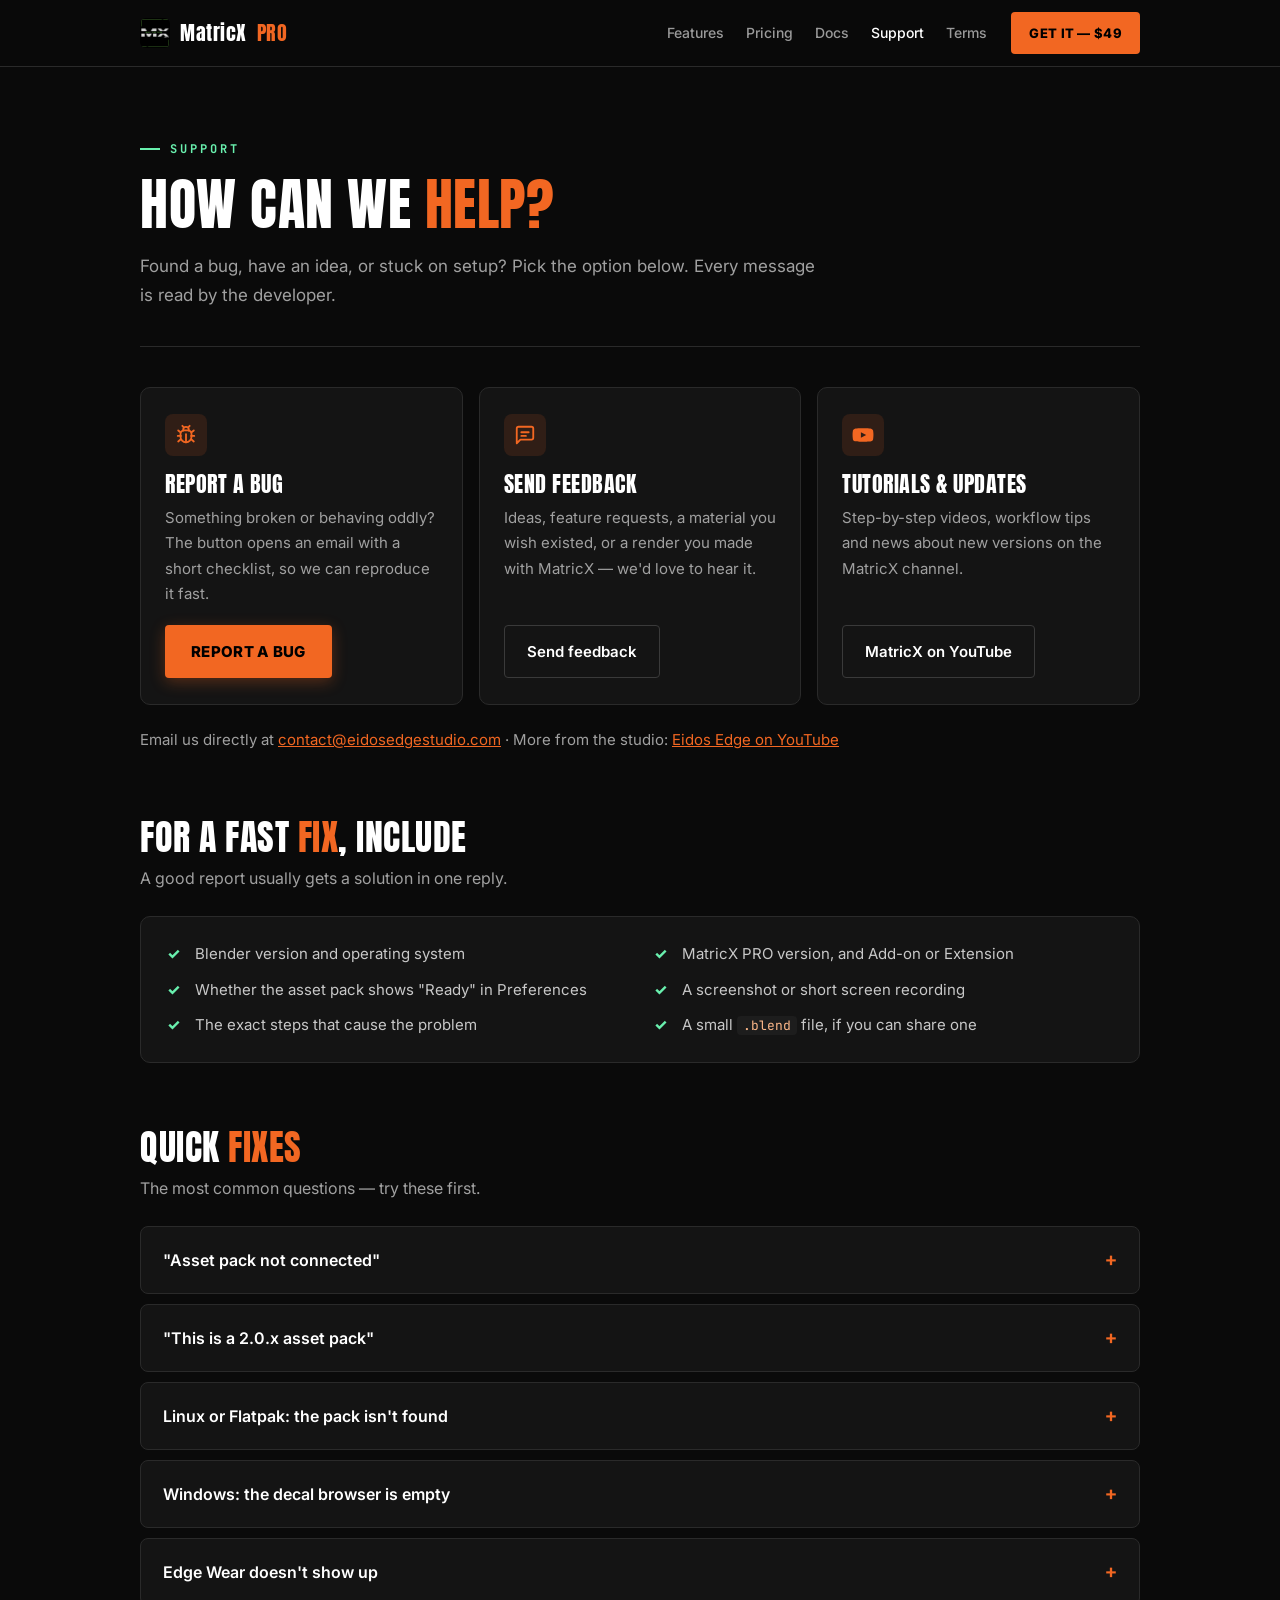
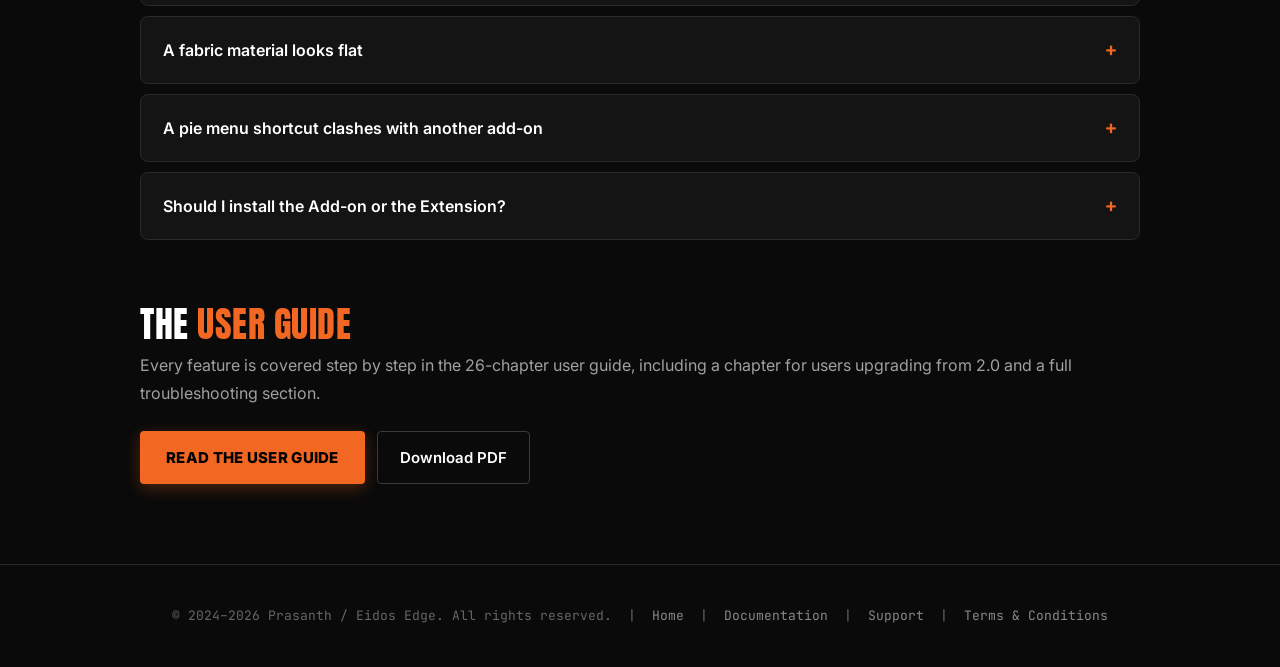
<file: support.html>
<!DOCTYPE html>
<html lang="en">
<head>
<meta charset="UTF-8">
<meta name="viewport" content="width=device-width, initial-scale=1.0">
<title>Support — MatricX PRO</title>
<meta name="description" content="Get help with MatricX PRO: report a bug, send feedback, watch tutorials and fix common setup problems.">
<link rel="icon" href="https://eidosedgestudio.com/favicon.ico" sizes="any">
<link rel="icon" type="image/png" href="https://eidosedgestudio.com/logo.png">
<link rel="apple-touch-icon" href="https://eidosedgestudio.com/logo.png">
<link rel="preconnect" href="https://fonts.googleapis.com">
<link rel="preconnect" href="https://fonts.gstatic.com" crossorigin>
<link href="https://fonts.googleapis.com/css2?family=Anton&family=Inter:wght@400;500;600;700;800&family=JetBrains+Mono:wght@500;700&display=swap" rel="stylesheet">
<link rel="stylesheet" href="assets/pages.css">
<!-- Cloudflare Web Analytics --><script defer src='https://static.cloudflareinsights.com/beacon.min.js' data-cf-beacon='{"token": "44709f751491424a80f4cc6aa5ee3139"}'></script><!-- End Cloudflare Web Analytics -->
</head>
<body>

<header class="topbar">
  <div class="topbar-inner">
    <a class="brand" href="index.html"><img src="assets/logo.png" alt=""> MatricX <span>PRO</span></a>
    <nav class="nav" aria-label="Site">
      <a href="index.html#features">Features</a>
      <a href="index.html#pricing">Pricing</a>
      <a href="docs/">Docs</a>
      <a href="support.html" aria-current="page">Support</a>
      <a href="terms.html">Terms</a>
    </nav>
    <a href="index.html#pricing" class="btn btn-small">Get it &mdash; $49</a>
  </div>
</header>

<main class="page wide">

  <div class="page-head">
    <div class="kicker">Support</div>
    <h1>How Can We <span class="acc">Help?</span></h1>
    <p class="lead">Found a bug, have an idea, or stuck on setup? Pick the option below. Every message is read by the developer.</p>
  </div>

  <!-- Contact options -->
  <div class="cards">
    <div class="card">
      <div class="ico" aria-hidden="true">
        <svg width="22" height="22" viewBox="0 0 24 24" fill="none" stroke="currentColor" stroke-width="2" stroke-linecap="round" stroke-linejoin="round"><path d="M8 2l1.9 1.9M14.1 3.9L16 2M9 7.1v-1a3 3 0 1 1 6 0v1"/><path d="M12 20c-3.3 0-6-2.7-6-6v-3a4 4 0 0 1 4-4h4a4 4 0 0 1 4 4v3c0 3.3-2.7 6-6 6"/><path d="M12 20v-9M6.5 13H3M21 13h-3.5M6 17l-2.5 2M18 17l2.5 2M6 9L3.5 7M18 9l2.5-2"/></svg>
      </div>
      <h3>Report a bug</h3>
      <p>Something broken or behaving oddly? The button opens an email with a short checklist, so we can reproduce it fast.</p>
      <a class="btn" href="mailto:contact@eidosedgestudio.com?subject=MatricX%20PRO%20%E2%80%94%20Bug%20report&amp;body=What%20happened%3A%0D%0A%0D%0AWhat%20I%20expected%3A%0D%0A%0D%0ASteps%20to%20reproduce%3A%0D%0A1.%0D%0A2.%0D%0A3.%0D%0A%0D%0A---%0D%0ABlender%20version%3A%0D%0AOperating%20system%3A%0D%0AMatricX%20PRO%20version%3A%202.1.0%0D%0AInstalled%20as%20(Add-on%20or%20Extension)%3A%0D%0AAsset%20pack%20status%20(Preferences%20%E2%86%92%20MatricX%20PRO)%3A%0D%0A%0D%0APlease%20attach%20a%20screenshot%20or%20short%20recording%2C%20and%20the%20error%20text%20from%20Blender%27s%20Info%20editor%20if%20there%20is%20one.">Report a bug</a>
    </div>
    <div class="card">
      <div class="ico" aria-hidden="true">
        <svg width="22" height="22" viewBox="0 0 24 24" fill="none" stroke="currentColor" stroke-width="2" stroke-linecap="round" stroke-linejoin="round"><path d="M21 15a2 2 0 0 1-2 2H7l-4 4V5a2 2 0 0 1 2-2h14a2 2 0 0 1 2 2z"/><path d="M8 9h8M8 13h5"/></svg>
      </div>
      <h3>Send feedback</h3>
      <p>Ideas, feature requests, a material you wish existed, or a render you made with MatricX — we'd love to hear it.</p>
      <a class="btn-ghost" href="mailto:contact@eidosedgestudio.com?subject=MatricX%20PRO%20%E2%80%94%20Feedback">Send feedback</a>
    </div>
    <div class="card">
      <div class="ico" aria-hidden="true">
        <svg width="22" height="22" viewBox="0 0 24 24" fill="currentColor" aria-hidden="true"><path d="M23 7.2a3 3 0 0 0-2.1-2.1C19 4.6 12 4.6 12 4.6s-7 0-8.9.5A3 3 0 0 0 1 7.2 31 31 0 0 0 .6 12 31 31 0 0 0 1 16.8a3 3 0 0 0 2.1 2.1c1.9.5 8.9.5 8.9.5s7 0 8.9-.5a3 3 0 0 0 2.1-2.1 31 31 0 0 0 .4-4.8 31 31 0 0 0-.4-4.8zM9.7 15.1V8.9l5.8 3.1-5.8 3.1z"/></svg>
      </div>
      <h3>Tutorials &amp; updates</h3>
      <p>Step-by-step videos, workflow tips and news about new versions on the MatricX channel.</p>
      <a class="btn-ghost" href="https://www.youtube.com/@MatricX-blender" target="_blank" rel="noopener">MatricX on YouTube</a>
    </div>
  </div>

  <p style="margin-top:22px;color:var(--muted);font-size:15px">
    Email us directly at <a href="mailto:contact@eidosedgestudio.com">contact@eidosedgestudio.com</a> ·
    More from the studio: <a href="https://www.youtube.com/@EidosEdge" target="_blank" rel="noopener">Eidos Edge on YouTube</a>
  </p>

  <!-- What to include -->
  <section class="section">
    <h2>For a Fast <span class="acc">Fix</span>, Include</h2>
    <p class="sub">A good report usually gets a solution in one reply.</p>
    <ul class="checklist">
      <li>Blender version and operating system</li>
      <li>MatricX PRO version, and Add-on or Extension</li>
      <li>Whether the asset pack shows "Ready" in Preferences</li>
      <li>A screenshot or short screen recording</li>
      <li>The exact steps that cause the problem</li>
      <li>A small <code>.blend</code> file, if you can share one</li>
    </ul>
  </section>

  <!-- Quick fixes -->
  <section class="section">
    <h2>Quick <span class="acc">Fixes</span></h2>
    <p class="sub">The most common questions — try these first.</p>
    <div class="fixes">
      <details>
        <summary>"Asset pack not connected"</summary>
        <div class="answer">
          <p>Extract <code>MatricX_Assets_2.1.0.zip</code>, then in the MatricX panel click <b>Locate Asset Pack</b> and select the
            <code>MatricX_Assets_2.1.0</code> folder. The parent folder or a subfolder works too.</p>
          <p>Until a pack is connected, the "Looked in" line shows a default location inside the add-on folder. That's normal and
            changes once the pack is found.</p>
        </div>
      </details>
      <details>
        <summary>"This is a 2.0.x asset pack"</summary>
        <div class="answer"><p>You selected an older pack. MatricX PRO 2.1 needs <code>MatricX_Assets_2.1.0.zip</code> — download it
          from the store you bought from (Blender Market, Gumroad or Payhip), extract it, and select the new folder. Keep your old 2.0 folder where it is: decals in your
          2.0 scenes still load their images from it.</p></div>
      </details>
      <details>
        <summary>Linux or Flatpak: the pack isn't found</summary>
        <div class="answer"><p>Extract the pack to a normal folder in your home directory, such as <code>~/Downloads</code> or
          <code>~/Documents</code> — not inside the Flatpak <code>.var</code> folder — then use Locate Asset Pack.</p></div>
      </details>
      <details>
        <summary>Windows: the decal browser is empty</summary>
        <div class="answer"><p>The pack is probably in a folder with a very long path. Move it somewhere short, such as
          <code>D:\Assets\</code>, and locate it again.</p></div>
      </details>
      <details>
        <summary>Edge Wear doesn't show up</summary>
        <div class="answer"><p>Edge Wear uses Blender's Bevel node, which only Cycles renders. Switch the render engine to Cycles,
          or check it in a Cycles render. Every other imperfection works in EEVEE too.</p></div>
      </details>
      <details>
        <summary>A fabric material looks flat</summary>
        <div class="answer"><p>Fabrics need a UV map. When MatricX warns you, click <b>Create UV Map</b>.</p></div>
      </details>
      <details>
        <summary>A pie menu shortcut clashes with another add-on</summary>
        <div class="answer"><p>Turn the pie off, or change its shortcut, in Preferences → Add-ons → MatricX PRO.</p></div>
      </details>
      <details>
        <summary>Should I install the Add-on or the Extension?</summary>
        <div class="answer"><p>Either — they're the same tool. Install <b>one</b>, never both. If you're upgrading, remove the old
          version and restart Blender first.</p></div>
      </details>
    </div>
  </section>

  <!-- User guide -->
  <section class="section">
    <h2>The <span class="acc">User Guide</span></h2>
    <p class="sub">Every feature is covered step by step in the 26-chapter user guide, including a chapter for users
      upgrading from 2.0 and a full troubleshooting section.</p>
    <div style="display:flex;gap:12px;flex-wrap:wrap">
      <a class="btn" href="docs/">Read the user guide</a>
      <a class="btn-ghost" href="docs/MatricX_PRO_2.1_User_Guide.pdf" download>Download PDF</a>
    </div>
  </section>

</main>

<footer>
  <p>&copy; 2024&ndash;2026 Prasanth / Eidos Edge. All rights reserved.
    &nbsp;|&nbsp; <a href="index.html">Home</a>
    &nbsp;|&nbsp; <a href="docs/">Documentation</a>
    &nbsp;|&nbsp; <a href="support.html">Support</a>
    &nbsp;|&nbsp; <a href="terms.html">Terms &amp; Conditions</a></p>
</footer>

</body>
</html>
</file>
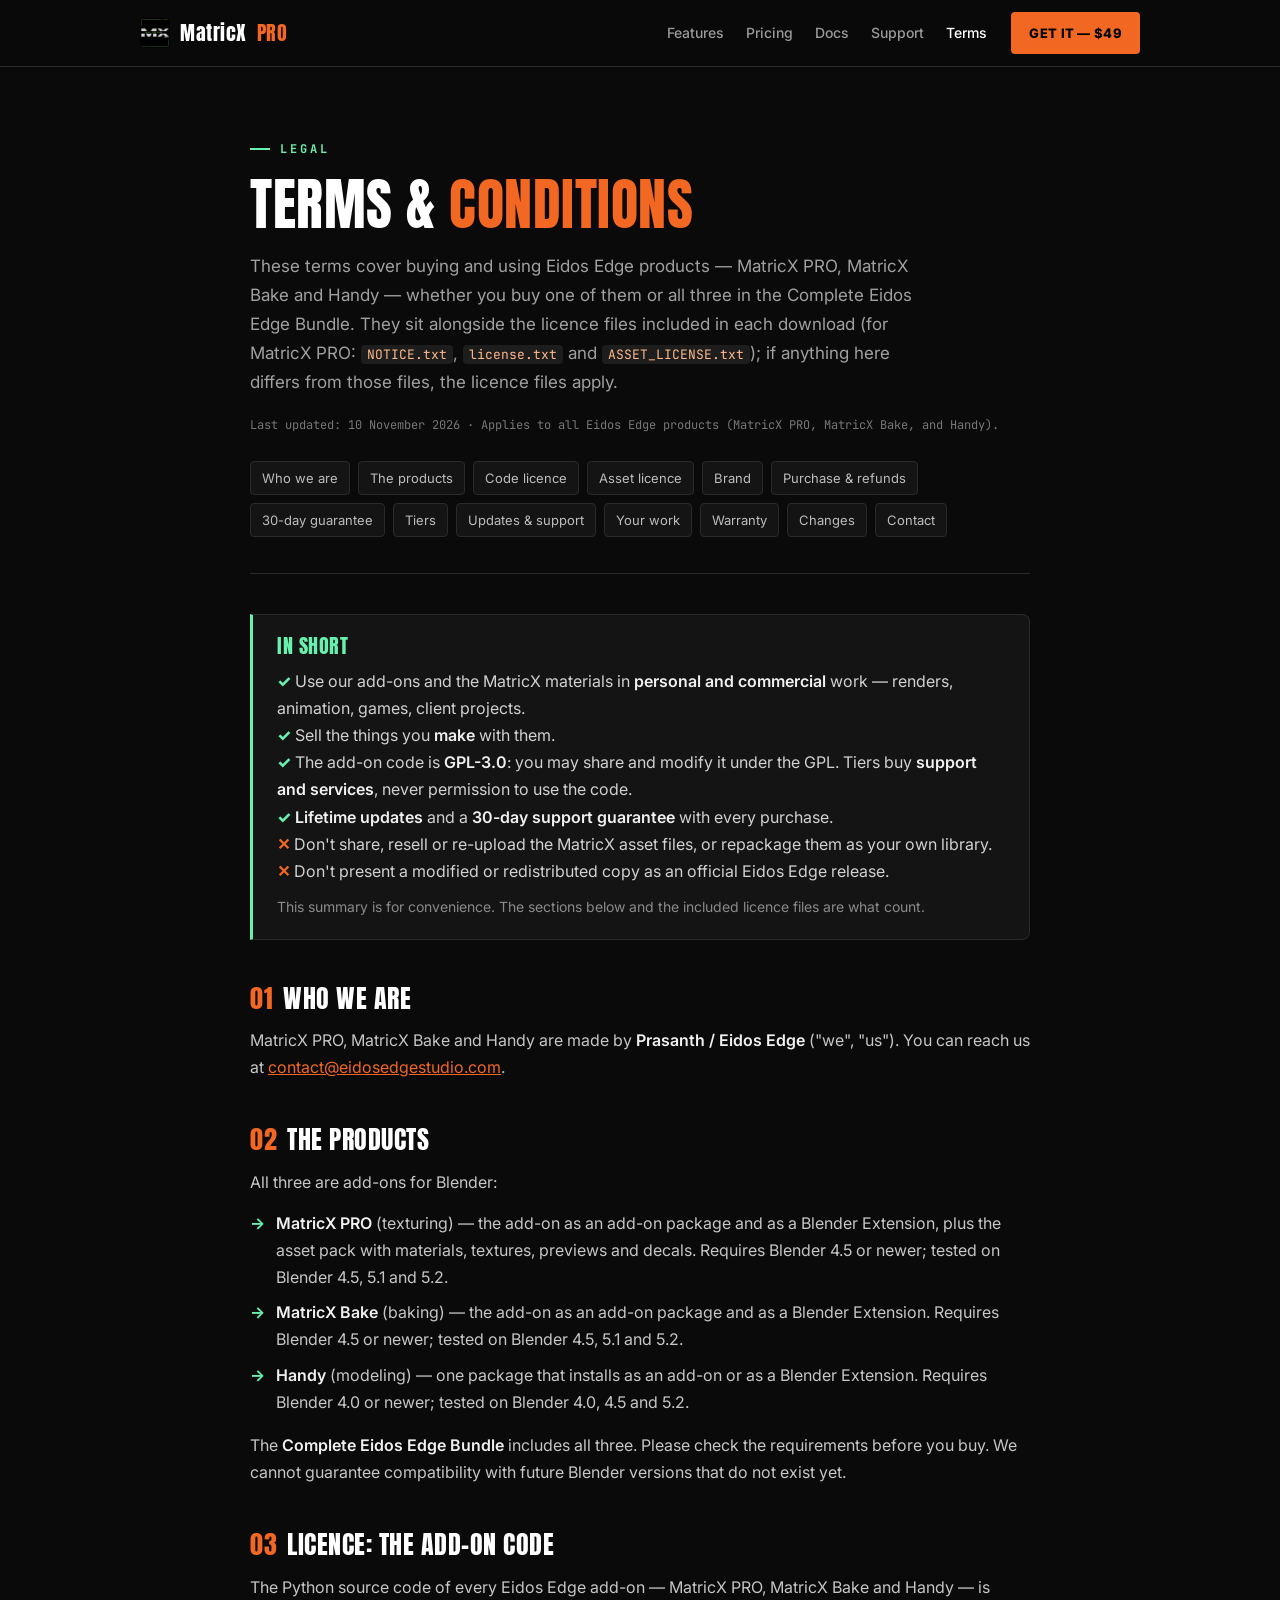
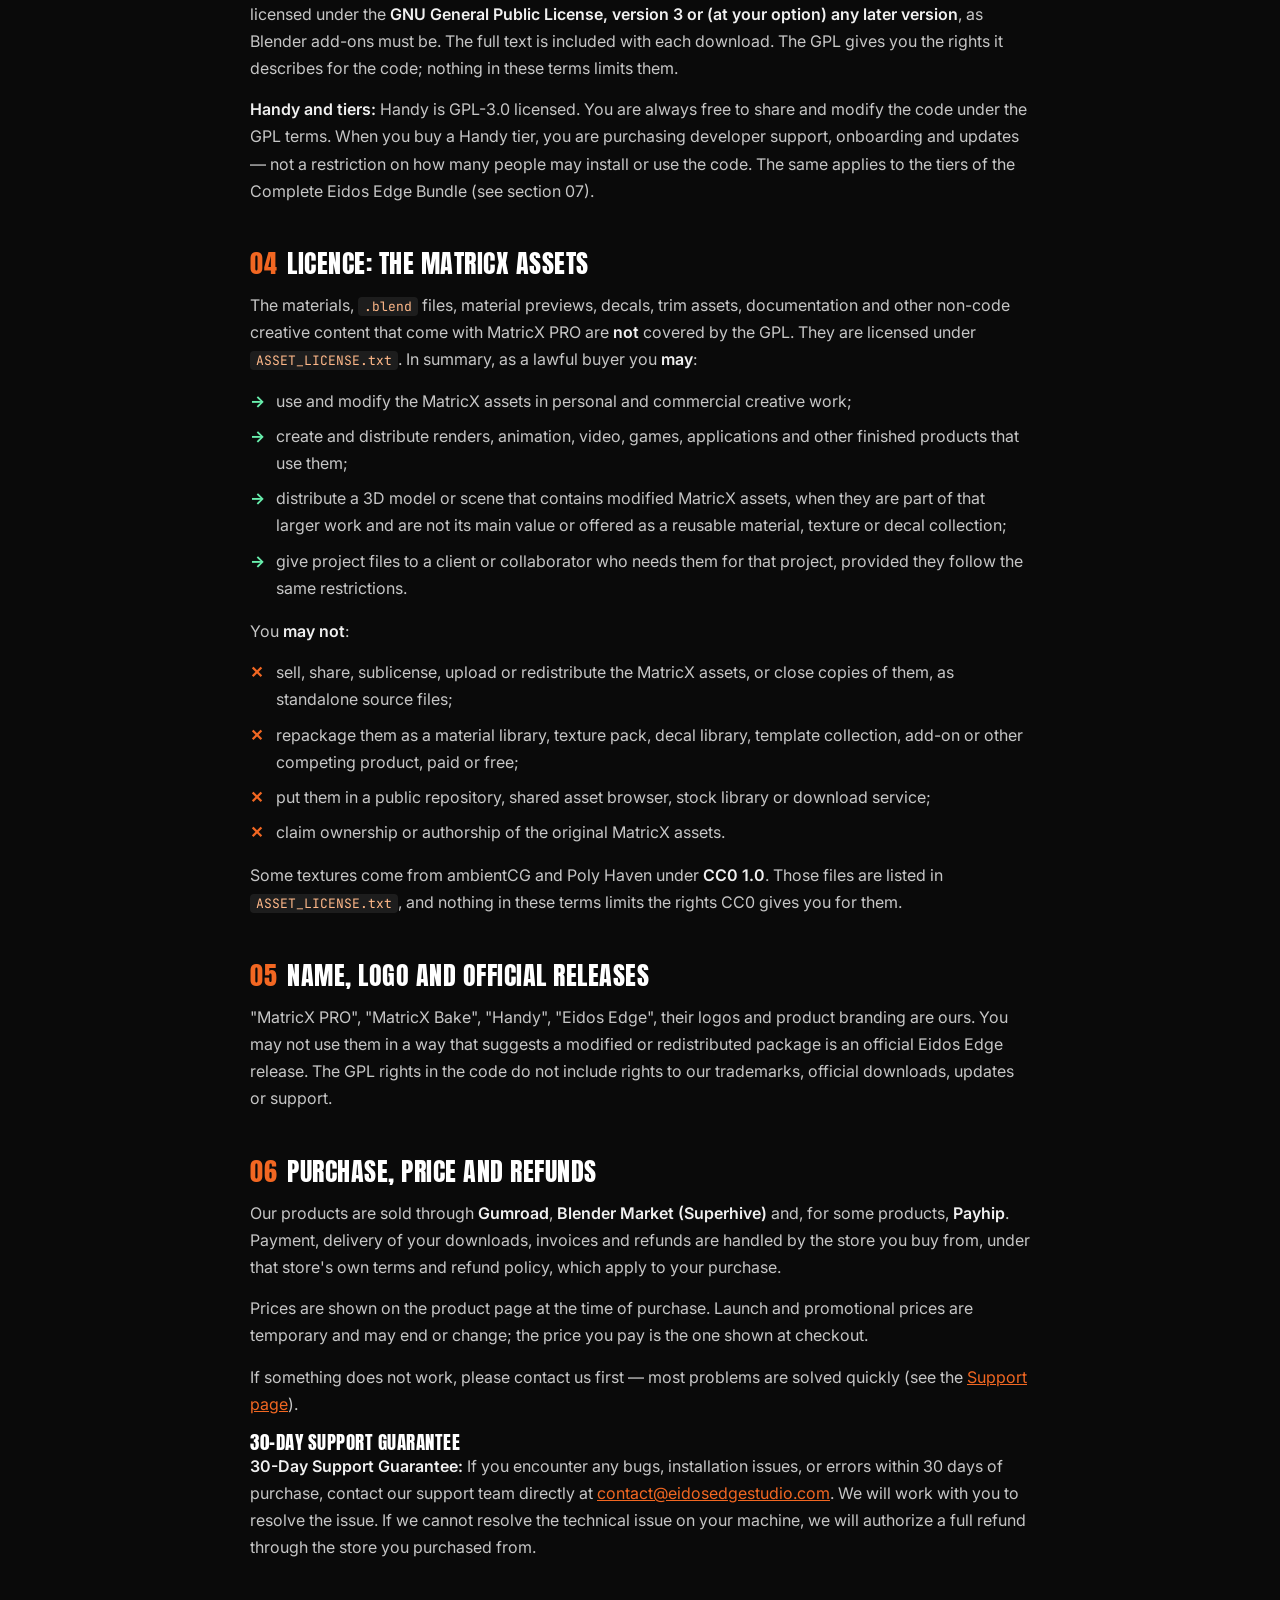
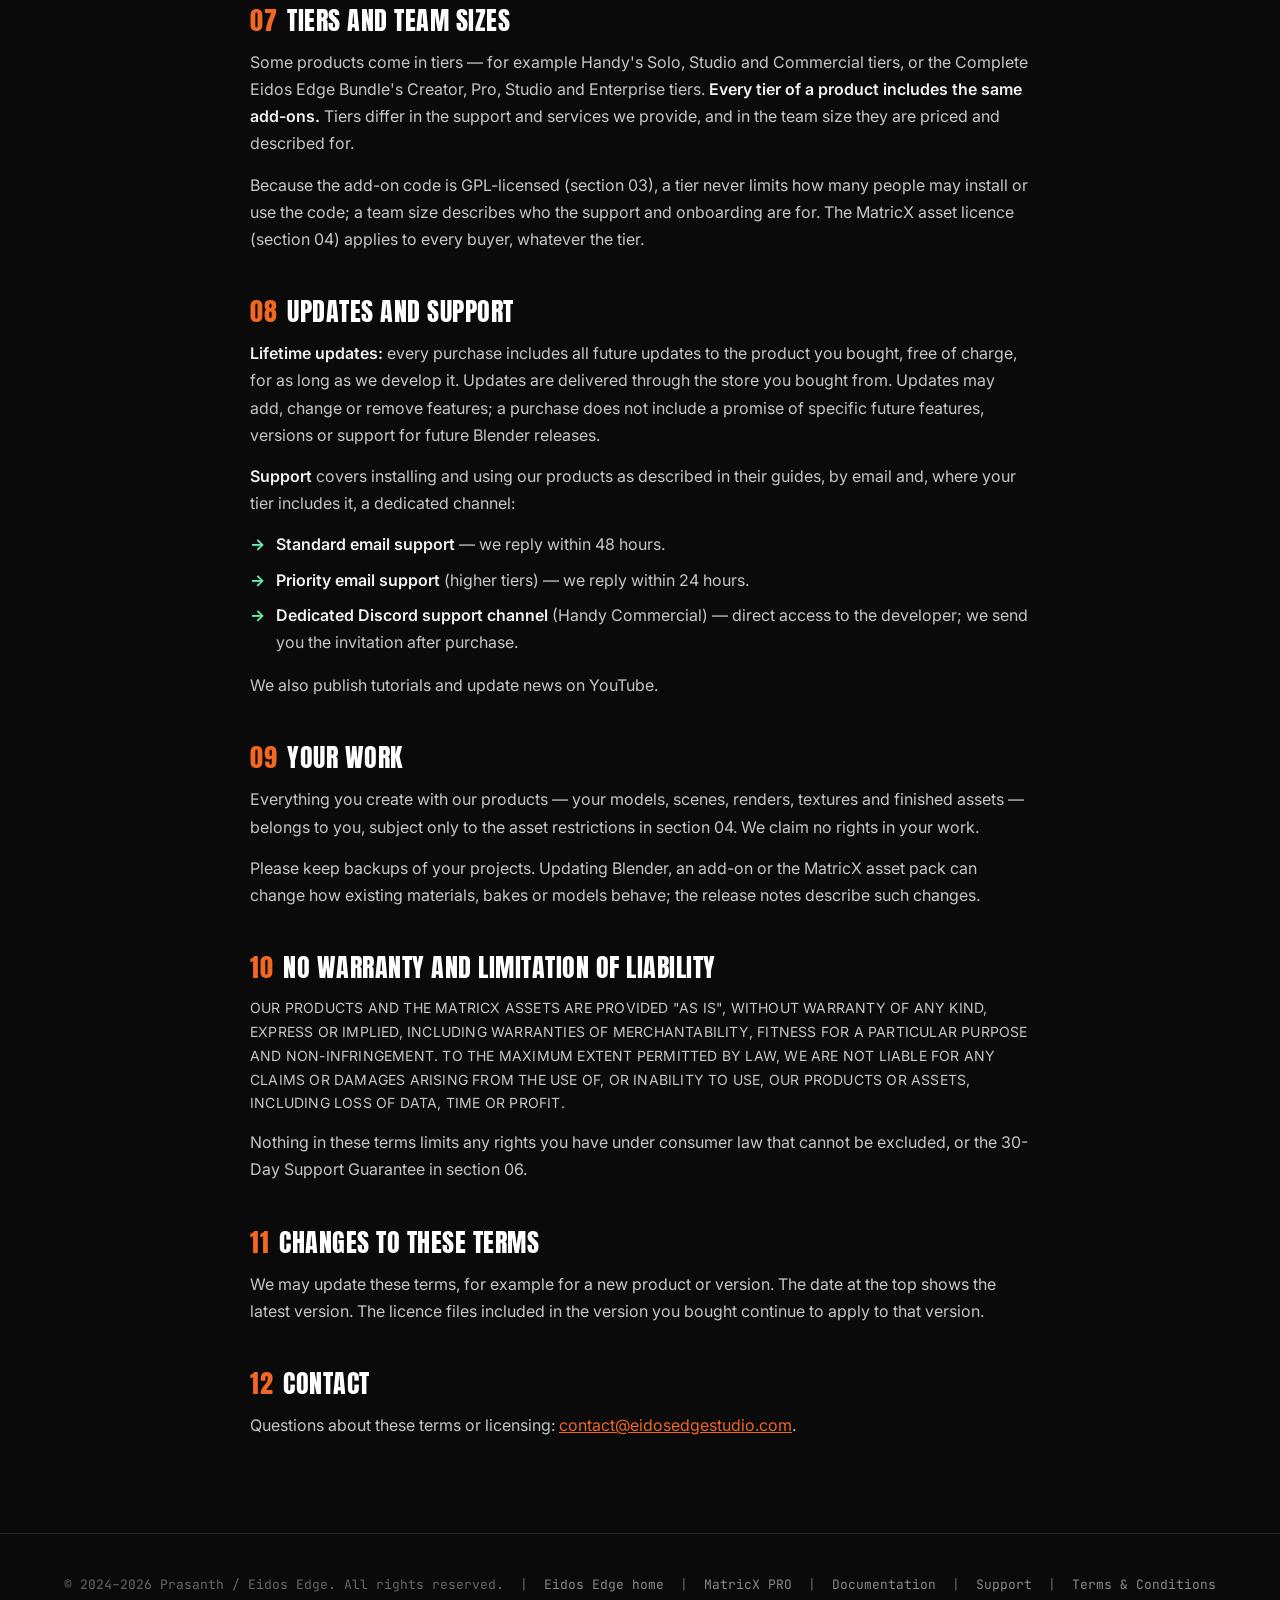
<file: terms.html>
<!DOCTYPE html>
<html lang="en">
<head>
<meta charset="UTF-8">
<meta name="viewport" content="width=device-width, initial-scale=1.0">
<title>Terms &amp; Conditions — Eidos Edge</title>
<meta name="description" content="Terms and conditions for buying and using Eidos Edge products for Blender: MatricX PRO, MatricX Bake and Handy.">
<link rel="icon" href="https://eidosedgestudio.com/favicon.ico" sizes="any">
<link rel="icon" type="image/png" href="https://eidosedgestudio.com/logo.png">
<link rel="apple-touch-icon" href="https://eidosedgestudio.com/logo.png">
<link rel="preconnect" href="https://fonts.googleapis.com">
<link rel="preconnect" href="https://fonts.gstatic.com" crossorigin>
<link href="https://fonts.googleapis.com/css2?family=Anton&family=Inter:wght@400;500;600;700;800&family=JetBrains+Mono:wght@500;700&display=swap" rel="stylesheet">
<link rel="stylesheet" href="assets/pages.css">
<!-- Cloudflare Web Analytics --><script defer src='https://static.cloudflareinsights.com/beacon.min.js' data-cf-beacon='{"token": "44709f751491424a80f4cc6aa5ee3139"}'></script><!-- End Cloudflare Web Analytics -->
</head>
<body>

<header class="topbar">
  <div class="topbar-inner">
    <a class="brand" href="index.html"><img src="assets/logo.png" alt=""> MatricX <span>PRO</span></a>
    <nav class="nav" aria-label="Site">
      <a href="index.html#features">Features</a>
      <a href="index.html#pricing">Pricing</a>
      <a href="docs/">Docs</a>
      <a href="support.html">Support</a>
      <a href="terms.html" aria-current="page">Terms</a>
    </nav>
    <a href="index.html#pricing" class="btn btn-small">Get it &mdash; $49</a>
  </div>
</header>

<main class="page">

  <div class="page-head">
    <div class="kicker">Legal</div>
    <h1>Terms &amp; <span class="acc">Conditions</span></h1>
    <p class="lead">These terms cover buying and using Eidos Edge products &mdash; MatricX PRO, MatricX Bake and Handy &mdash;
      whether you buy one of them or all three in the Complete Eidos Edge Bundle. They sit alongside the licence files
      included in each download (for MatricX PRO: <code>NOTICE.txt</code>, <code>license.txt</code> and <code>ASSET_LICENSE.txt</code>);
      if anything here differs from those files, the licence files apply.</p>
    <p class="updated">Last updated: 10 November 2026 · Applies to all Eidos Edge products (MatricX PRO, MatricX Bake, and Handy).</p>
    <nav class="toc" aria-label="Sections">
      <a href="#who">Who we are</a>
      <a href="#product">The products</a>
      <a href="#licence-code">Code licence</a>
      <a href="#licence-assets">Asset licence</a>
      <a href="#brand">Brand</a>
      <a href="#purchase">Purchase &amp; refunds</a>
      <a href="#guarantee">30-day guarantee</a>
      <a href="#tiers">Tiers</a>
      <a href="#updates">Updates &amp; support</a>
      <a href="#work">Your work</a>
      <a href="#warranty">Warranty</a>
      <a href="#changes">Changes</a>
      <a href="#contact">Contact</a>
    </nav>
  </div>

  <div class="summary">
    <h3>In short</h3>
    <ul class="doc-list" style="list-style:none">
      <li><span style="color:var(--green);font-weight:800">✓</span> Use our add-ons and the MatricX materials in <b>personal and commercial</b> work — renders, animation, games, client projects.</li>
      <li><span style="color:var(--green);font-weight:800">✓</span> Sell the things you <b>make</b> with them.</li>
      <li><span style="color:var(--green);font-weight:800">✓</span> The add-on code is <b>GPL-3.0</b>: you may share and modify it under the GPL. Tiers buy <b>support and services</b>, never permission to use the code.</li>
      <li><span style="color:var(--green);font-weight:800">✓</span> <b>Lifetime updates</b> and a <b>30-day support guarantee</b> with every purchase.</li>
      <li><span style="color:var(--orange);font-weight:800">✕</span> Don't share, resell or re-upload the MatricX asset files, or repackage them as your own library.</li>
      <li><span style="color:var(--orange);font-weight:800">✕</span> Don't present a modified or redistributed copy as an official Eidos Edge release.</li>
    </ul>
    <p style="margin-top:10px;color:#8a8a8a;font-size:14px">This summary is for convenience. The sections below and the included licence files are what count.</p>
  </div>

  <article class="doc">

    <h2 id="who"><span class="n">01</span>Who we are</h2>
    <p>MatricX PRO, MatricX Bake and Handy are made by <b>Prasanth / Eidos Edge</b> ("we", "us"). You can reach us at
      <a href="mailto:contact@eidosedgestudio.com">contact@eidosedgestudio.com</a>.</p>

    <h2 id="product"><span class="n">02</span>The products</h2>
    <p>All three are add-ons for Blender:</p>
    <ul>
      <li><b>MatricX PRO</b> (texturing) &mdash; the add-on as an add-on package and as a Blender Extension, plus the asset pack
          with materials, textures, previews and decals. Requires Blender 4.5 or newer; tested on Blender 4.5, 5.1 and 5.2.</li>
      <li><b>MatricX Bake</b> (baking) &mdash; the add-on as an add-on package and as a Blender Extension. Requires Blender 4.5
          or newer; tested on Blender 4.5, 5.1 and 5.2.</li>
      <li><b>Handy</b> (modeling) &mdash; one package that installs as an add-on or as a Blender Extension. Requires Blender 4.0
          or newer; tested on Blender 4.0, 4.5 and 5.2.</li>
    </ul>
    <p>The <b>Complete Eidos Edge Bundle</b> includes all three. Please check the requirements before you buy. We cannot
      guarantee compatibility with future Blender versions that do not exist yet.</p>

    <h2 id="licence-code"><span class="n">03</span>Licence: the add-on code</h2>
    <p>The Python source code of every Eidos Edge add-on &mdash; MatricX PRO, MatricX Bake and Handy &mdash; is licensed under the
      <b>GNU General Public License, version 3 or (at your option) any later version</b>, as Blender add-ons must be. The full text
      is included with each download. The GPL gives you the rights it describes for the code; nothing in these terms limits them.</p>
    <p><b>Handy and tiers:</b> Handy is GPL-3.0 licensed. You are always free to share and modify the code under the GPL terms.
      When you buy a Handy tier, you are purchasing developer support, onboarding and updates &mdash; not a restriction on how
      many people may install or use the code. The same applies to the tiers of the Complete Eidos Edge Bundle (see section 07).</p>

    <h2 id="licence-assets"><span class="n">04</span>Licence: the MatricX assets</h2>
    <p>The materials, <code>.blend</code> files, material previews, decals, trim assets, documentation and other
      non-code creative content that come with MatricX PRO are <b>not</b> covered by the GPL. They are licensed under
      <code>ASSET_LICENSE.txt</code>. In summary, as a lawful buyer you <b>may</b>:</p>
    <ul>
      <li>use and modify the MatricX assets in personal and commercial creative work;</li>
      <li>create and distribute renders, animation, video, games, applications and other finished products that use them;</li>
      <li>distribute a 3D model or scene that contains modified MatricX assets, when they are part of that larger work
          and are not its main value or offered as a reusable material, texture or decal collection;</li>
      <li>give project files to a client or collaborator who needs them for that project, provided they follow the same restrictions.</li>
    </ul>
    <p>You <b>may not</b>:</p>
    <ul class="no">
      <li>sell, share, sublicense, upload or redistribute the MatricX assets, or close copies of them, as standalone source files;</li>
      <li>repackage them as a material library, texture pack, decal library, template collection, add-on or other competing product, paid or free;</li>
      <li>put them in a public repository, shared asset browser, stock library or download service;</li>
      <li>claim ownership or authorship of the original MatricX assets.</li>
    </ul>
    <p>Some textures come from ambientCG and Poly Haven under <b>CC0 1.0</b>. Those files are listed in
      <code>ASSET_LICENSE.txt</code>, and nothing in these terms limits the rights CC0 gives you for them.</p>

    <h2 id="brand"><span class="n">05</span>Name, logo and official releases</h2>
    <p>"MatricX PRO", "MatricX Bake", "Handy", "Eidos Edge", their logos and product branding are ours. You may not use them
      in a way that suggests a modified or redistributed package is an official Eidos Edge release. The GPL rights in the code
      do not include rights to our trademarks, official downloads, updates or support.</p>

    <h2 id="purchase"><span class="n">06</span>Purchase, price and refunds</h2>
    <p>Our products are sold through <b>Gumroad</b>, <b>Blender Market (Superhive)</b> and, for some products, <b>Payhip</b>.
      Payment, delivery of your downloads, invoices and refunds are handled by the store you buy from, under that store's own
      terms and refund policy, which apply to your purchase.</p>
    <p>Prices are shown on the product page at the time of purchase. Launch and promotional prices are temporary and
      may end or change; the price you pay is the one shown at checkout.</p>
    <p>If something does not work, please contact us first — most problems are solved quickly (see the
      <a href="support.html">Support page</a>).</p>
    <h3 id="guarantee">30-Day Support Guarantee</h3>
    <p><b>30-Day Support Guarantee:</b> If you encounter any bugs, installation issues, or errors within 30 days of purchase,
      contact our support team directly at <a href="mailto:contact@eidosedgestudio.com">contact@eidosedgestudio.com</a>. We will work with you
      to resolve the issue. If we cannot resolve the technical issue on your machine, we will authorize a full refund through the
      store you purchased from.</p>

    <h2 id="tiers"><span class="n">07</span>Tiers and team sizes</h2>
    <p>Some products come in tiers &mdash; for example Handy's Solo, Studio and Commercial tiers, or the Complete Eidos Edge
      Bundle's Creator, Pro, Studio and Enterprise tiers. <b>Every tier of a product includes the same add-ons.</b> Tiers differ in
      the support and services we provide, and in the team size they are priced and described for.</p>
    <p>Because the add-on code is GPL-licensed (section 03), a tier never limits how many people may install or use the code;
      a team size describes who the support and onboarding are for. The MatricX asset licence (section 04) applies to every
      buyer, whatever the tier.</p>

    <h2 id="updates"><span class="n">08</span>Updates and support</h2>
    <p><b>Lifetime updates:</b> every purchase includes all future updates to the product you bought, free of charge, for as long
      as we develop it. Updates are delivered through the store you bought from. Updates may add, change or remove features; a
      purchase does not include a promise of specific future features, versions or support for future Blender releases.</p>
    <p><b>Support</b> covers installing and using our products as described in their guides, by email and, where your tier
      includes it, a dedicated channel:</p>
    <ul>
      <li><b>Standard email support</b> &mdash; we reply within 48 hours.</li>
      <li><b>Priority email support</b> (higher tiers) &mdash; we reply within 24 hours.</li>
      <li><b>Dedicated Discord support channel</b> (Handy Commercial) &mdash; direct access to the developer; we send you the
          invitation after purchase.</li>
    </ul>
    <p>We also publish tutorials and update news on YouTube.</p>

    <h2 id="work"><span class="n">09</span>Your work</h2>
    <p>Everything you create with our products — your models, scenes, renders, textures and finished assets — belongs to you,
      subject only to the asset restrictions in section 04. We claim no rights in your work.</p>
    <p>Please keep backups of your projects. Updating Blender, an add-on or the MatricX asset pack can change how existing
      materials, bakes or models behave; the release notes describe such changes.</p>

    <h2 id="warranty"><span class="n">10</span>No warranty and limitation of liability</h2>
    <p class="caps">Our products and the MatricX assets are provided "as is", without warranty of any kind, express or implied,
      including warranties of merchantability, fitness for a particular purpose and non-infringement. To the maximum
      extent permitted by law, we are not liable for any claims or damages arising from the use of, or inability to use,
      our products or assets, including loss of data, time or profit.</p>
    <p>Nothing in these terms limits any rights you have under consumer law that cannot be excluded, or the 30-Day Support
      Guarantee in section 06.</p>

    <h2 id="changes"><span class="n">11</span>Changes to these terms</h2>
    <p>We may update these terms, for example for a new product or version. The date at the top shows the latest version.
      The licence files included in the version you bought continue to apply to that version.</p>

    <h2 id="contact"><span class="n">12</span>Contact</h2>
    <p>Questions about these terms or licensing: <a href="mailto:contact@eidosedgestudio.com?subject=Eidos%20Edge%20%E2%80%94%20Licensing%20question">contact@eidosedgestudio.com</a>.</p>

  </article>
</main>

<footer>
  <p>&copy; 2024&ndash;2026 Prasanth / Eidos Edge. All rights reserved.
    &nbsp;|&nbsp; <a href="https://eidosedgestudio.com/">Eidos Edge home</a>
    &nbsp;|&nbsp; <a href="index.html">MatricX PRO</a>
    &nbsp;|&nbsp; <a href="docs/">Documentation</a>
    &nbsp;|&nbsp; <a href="support.html">Support</a>
    &nbsp;|&nbsp; <a href="terms.html">Terms &amp; Conditions</a></p>
</footer>

</body>
</html>
</file>
<file: assets/pages.css>
/* Shared styles for the Terms and Support pages (matches index.html). */
:root {
  --bg: #0a0a0a; --panel: #141414; --panel-hover: #1a1a1a; --line: #2a2a2a;
  --text: #d1d1d1; --muted: #a0a0a0; --head: #ffffff;
  --orange: #f26722; --orange-hover: #ff8a4c; --green: #69f0ae;
}
* { box-sizing: border-box; margin: 0; padding: 0; }
html { scroll-behavior: smooth; }
body { background: var(--bg); color: var(--text); font-family: 'Inter', -apple-system, sans-serif; font-size: 16px; line-height: 1.7; }
a { color: var(--orange); }
a:hover { color: var(--orange-hover); }
b, strong { color: #f0f0f0; font-weight: 600; }
img { display: block; max-width: 100%; height: auto; }

.topbar { position: sticky; top: 0; z-index: 10; background: rgba(10,10,10,.86); backdrop-filter: blur(10px); border-bottom: 1px solid var(--line); }
.topbar-inner { max-width: 1040px; margin: 0 auto; padding: 12px 20px; display: flex; align-items: center; gap: 24px; }
.brand { display: flex; align-items: center; gap: 10px; color: var(--head); text-decoration: none; font-family: 'Anton', Impact, sans-serif; font-size: 20px; letter-spacing: .5px; }
.brand img { width: 30px; height: 30px; border-radius: 6px; }
.brand span { color: var(--orange); }
.nav { display: flex; gap: 22px; margin-left: auto; }
.nav a { color: #9a9a9a; text-decoration: none; font-size: 14px; font-weight: 500; }
.nav a:hover, .nav a[aria-current="page"] { color: var(--head); }

.btn { display: inline-flex; justify-content: center; align-items: center; gap: 10px; background: var(--orange); color: #000;
  font-weight: 800; font-size: 15px; text-transform: uppercase; letter-spacing: .3px; padding: 14px 26px; border-radius: 4px;
  text-decoration: none; transition: all .2s ease; box-shadow: 0 4px 15px rgba(242,103,34,.3); }
.btn:hover { background: var(--orange-hover); color: #000; transform: translateY(-2px); }
.btn-small { font-size: 13px; padding: 10px 18px; box-shadow: none; }
.btn-ghost { display: inline-flex; align-items: center; justify-content: center; gap: 8px; color: var(--head); text-decoration: none;
  font-weight: 600; font-size: 15px; padding: 13px 22px; border: 1px solid #3a3a3a; border-radius: 4px; transition: border-color .2s, color .2s; }
.btn-ghost:hover { border-color: var(--green); color: var(--green); }
.btn:focus-visible, .btn-ghost:focus-visible, .nav a:focus-visible, a:focus-visible { outline: 2px solid var(--green); outline-offset: 3px; }

.page { max-width: 820px; margin: 0 auto; padding: 0 20px 80px; }
.page.wide { max-width: 1040px; }
.page-head { padding: 72px 0 36px; border-bottom: 1px solid var(--line); margin-bottom: 40px; }
.kicker { color: var(--green); font-family: 'JetBrains Mono', monospace; font-size: 12px; font-weight: 700; letter-spacing: 3px;
  text-transform: uppercase; margin-bottom: 14px; display: flex; align-items: center; gap: 10px; }
.kicker::before { content: ""; display: block; width: 20px; height: 2px; background: var(--green); }
h1, h2, h3 { font-family: 'Anton', Impact, sans-serif; font-weight: 400; text-transform: uppercase; color: var(--head); letter-spacing: .5px; line-height: 1.12; }
h1 { font-size: clamp(36px, 6vw, 56px); }
h1 .acc, h2 .acc { color: var(--orange); }
.lead { font-size: 17px; color: var(--muted); margin-top: 16px; max-width: 680px; }
.updated { font-family: 'JetBrains Mono', monospace; font-size: 12px; color: #777; margin-top: 18px; }

/* Long-form text (terms) */
.doc h2 { font-size: 26px; margin: 44px 0 14px; scroll-margin-top: 80px; }
.doc h2 .n { color: var(--orange); margin-right: 10px; }
.doc p, .doc li { color: #c6c6c6; }
.doc p { margin-bottom: 14px; }
.doc ul { list-style: none; margin: 0 0 16px; }
.doc li { position: relative; padding-left: 26px; margin-bottom: 8px; }
.doc li::before { content: "\2192"; position: absolute; left: 0; color: var(--green); font-weight: 700; }
.doc ul.no li::before { content: "\2715"; color: var(--orange); }
.summary { background: var(--panel); border: 1px solid var(--line); border-left: 3px solid var(--green); border-radius: 0 8px 8px 0;
  padding: 20px 24px; margin-bottom: 8px; }
.summary h3 { font-size: 20px; margin-bottom: 10px; color: var(--green); }
.summary p:last-child, .summary ul:last-child { margin-bottom: 0; }
.toc { display: flex; flex-wrap: wrap; gap: 8px; margin: 26px 0 0; }
.toc a { font-size: 13px; color: #bdbdbd; text-decoration: none; border: 1px solid var(--line); border-radius: 4px; padding: 5px 11px; background: var(--panel); }
.toc a:hover { border-color: var(--orange); color: var(--head); }
.caps { text-transform: uppercase; font-size: 14px; letter-spacing: .2px; }

/* Cards (support) */
.cards { display: grid; grid-template-columns: repeat(3, 1fr); gap: 16px; }
.card { background: var(--panel); border: 1px solid var(--line); border-radius: 10px; padding: 26px 24px; display: flex; flex-direction: column; }
.card .ico { width: 42px; height: 42px; border-radius: 8px; display: flex; align-items: center; justify-content: center;
  background: rgba(242,103,34,.12); color: var(--orange); margin-bottom: 16px; }
.card h3 { font-size: 22px; margin-bottom: 8px; }
.card p { color: var(--muted); font-size: 15px; margin-bottom: 18px; flex: 1; }
.card .btn, .card .btn-ghost { align-self: flex-start; }
.section { margin-top: 64px; }
.section > h2 { font-size: clamp(28px, 4vw, 36px); margin-bottom: 8px; }
.section > .sub { color: var(--muted); margin-bottom: 24px; }
.checklist { display: grid; grid-template-columns: 1fr 1fr; gap: 10px 28px; list-style: none; background: var(--panel);
  border: 1px solid var(--line); border-radius: 10px; padding: 24px 26px; }
.checklist li { position: relative; padding-left: 28px; color: #c8c8c8; font-size: 15px; }
.checklist li::before { content: "\2713"; position: absolute; left: 0; color: var(--green); font-weight: 800; }
.fixes details { border: 1px solid var(--line); border-radius: 8px; background: var(--panel); margin-bottom: 10px; }
.fixes summary { cursor: pointer; list-style: none; padding: 16px 22px; font-weight: 600; color: var(--head);
  display: flex; justify-content: space-between; align-items: center; gap: 16px; }
.fixes summary::-webkit-details-marker { display: none; }
.fixes summary::after { content: "+"; font-family: 'JetBrains Mono', monospace; color: var(--orange); font-size: 20px; transition: transform .2s; }
.fixes details[open] summary::after { transform: rotate(45deg); }
.fixes .answer { padding: 0 22px 18px; color: var(--muted); font-size: 15px; }
.fixes .answer p { margin-bottom: 10px; }
.fixes .answer p:last-child { margin-bottom: 0; }
code { font-family: 'JetBrains Mono', monospace; font-size: 13px; color: #ffb98a; background: #1d1d1d; padding: 1px 6px; border-radius: 4px; overflow-wrap: anywhere; }

footer { text-align: center; padding: 40px 20px; border-top: 1px solid var(--line); font-size: 13px; color: #666; font-family: 'JetBrains Mono', monospace; }
footer a { color: #888; text-decoration: none; }
footer a:hover { color: var(--orange); }

@media (max-width: 860px) {
  .nav { display: none; }
  .cards, .checklist { grid-template-columns: 1fr; }
  .page-head { padding: 48px 0 28px; }
}
@media (prefers-reduced-motion: reduce) { html { scroll-behavior: auto; } .btn, .btn-ghost { transition: none; } .btn:hover { transform: none; } }
</file>
